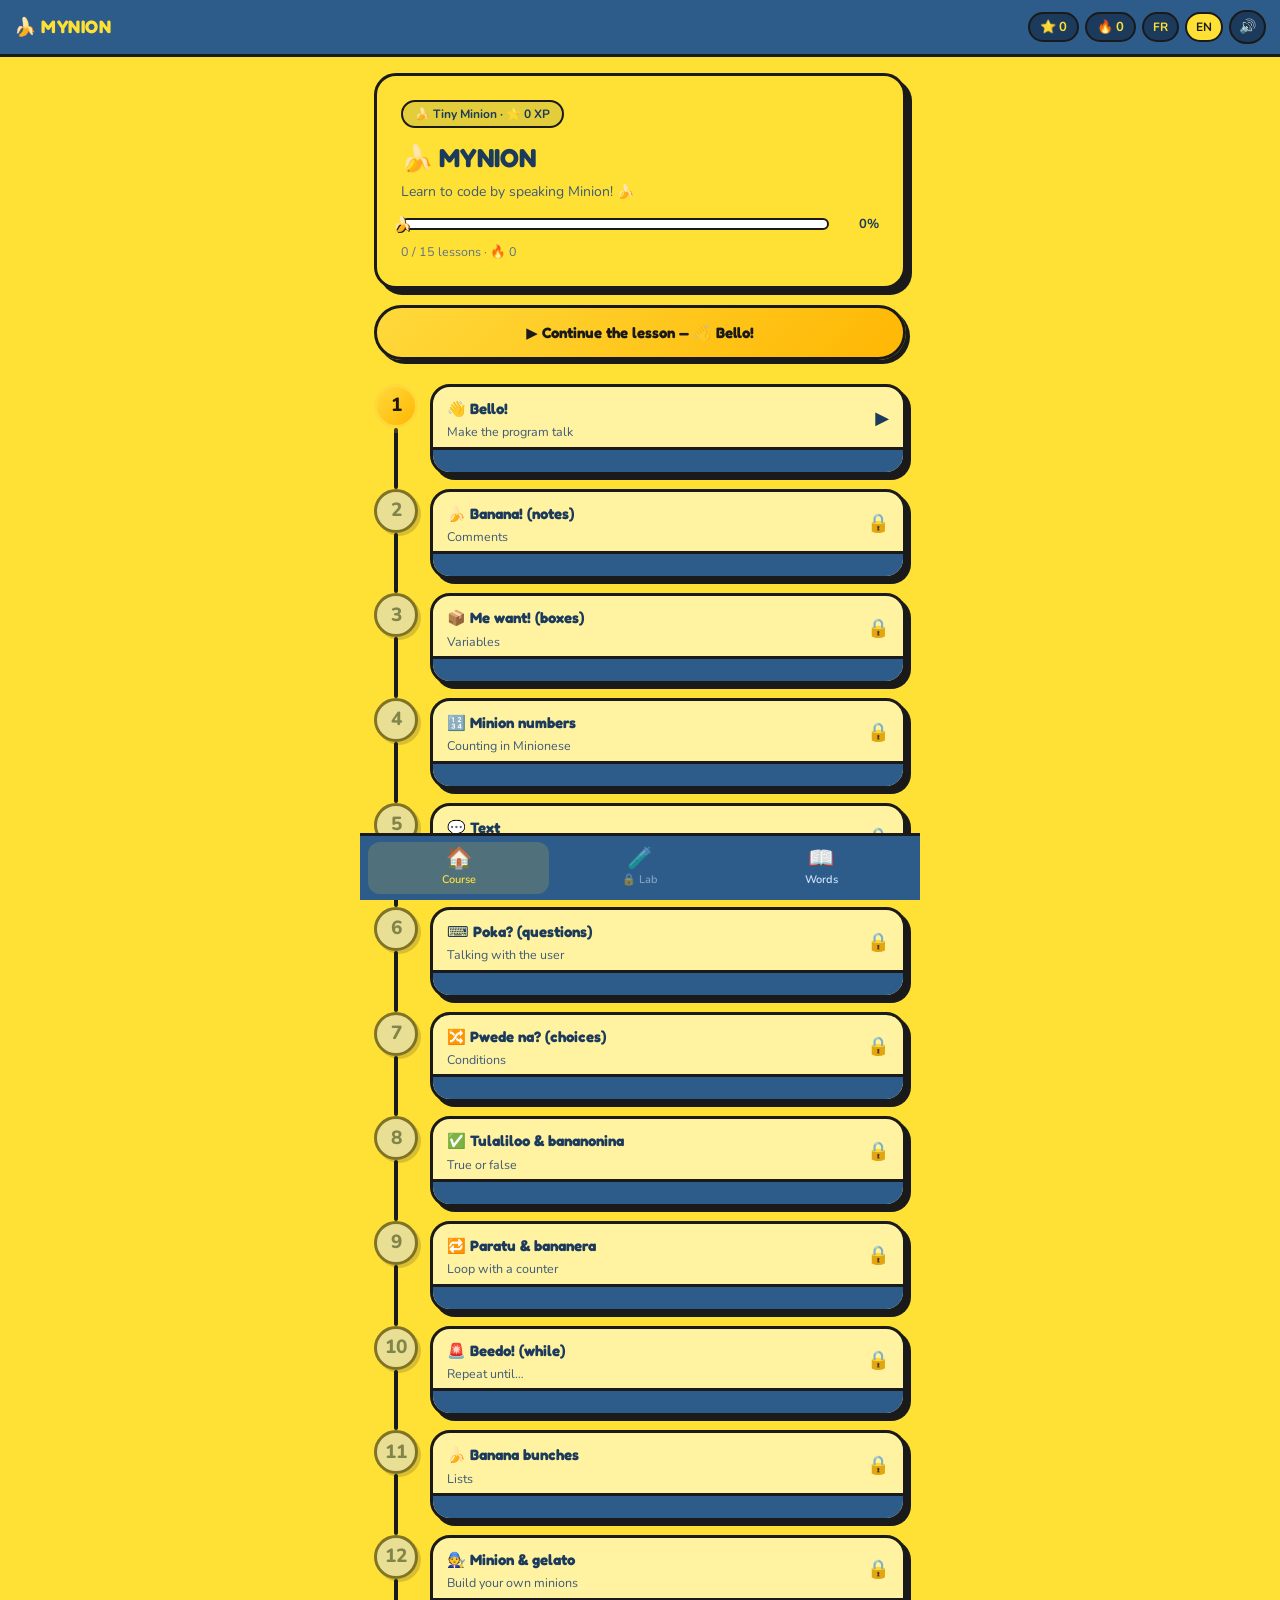
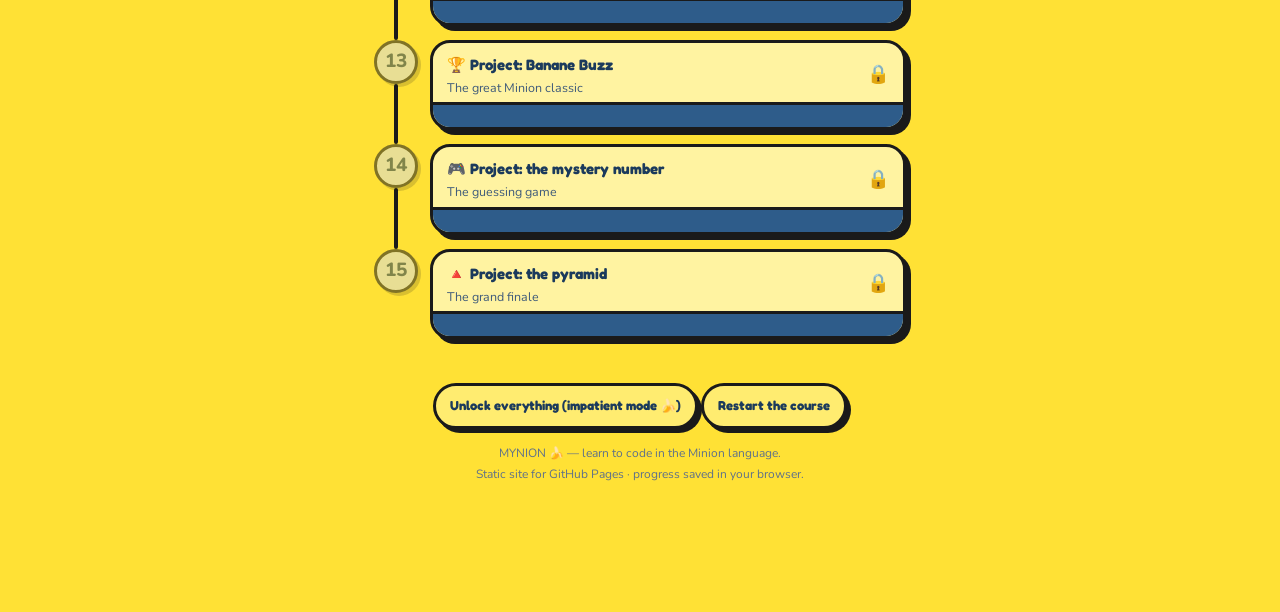
<file: index.html>
<!doctype html>
<html lang="fr">
<head>
<meta charset="utf-8">
<meta name="viewport" content="width=device-width, initial-scale=1, viewport-fit=cover">
<title>🍌 MYNION — apprends à coder en langage Minion !</title>
<meta name="description" content="Apprends à programmer avec MYNION, le langage des Minions qui devient du Python. Parcours interactif façon application mobile, en français et en anglais.">
<meta name="theme-color" content="#0e1118">
<link rel="icon" href="data:image/svg+xml,<svg xmlns='http://www.w3.org/2000/svg' viewBox='0 0 100 100'><text y='.9em' font-size='90'>🍌</text></svg>">
<link rel="preconnect" href="https://fonts.googleapis.com">
<link rel="preconnect" href="https://fonts.gstatic.com" crossorigin>
<link href="https://fonts.googleapis.com/css2?family=Fredoka:wght@500;600;700&family=Nunito:wght@400;700;800&family=Fira+Code:wght@400;500&display=swap" rel="stylesheet">
<meta property="og:type" content="website">
<meta property="og:title" content="MYNION — apprends à coder en langue Minion ! 🍌">
<meta property="og:description" content="Parcours interactif façon appli : 15 leçons, quiz, exercices, Labo et diplôme de la Banane d'Or. Le langage des Minions qui devient du Python.">
<meta property="og:image" content="og.png">
<meta name="twitter:card" content="summary_large_image">
<meta name="twitter:title" content="MYNION — apprends à coder en langue Minion ! 🍌">
<meta name="twitter:description" content="15 leçons interactives pour apprendre à coder en parlant Minion. Bilingue FR/EN.">
<meta name="twitter:image" content="og.png">

<style>
/* ══════════════ MYNION — styles façon app mobile ══════════════ */
:root{
  --fond:#ffe135; --carte:#fff3a1; --carte2:#ffec70; --bord:#1a1a1a;
  --texte:#1b3a5c; --doux:#3e5a7a; --tresdoux:#5f7189;
  --jaune:#ffd93b; --jaune2:#ffb703; --vert:#2f9e44; --rouge:#d9363e; --bleu:#2e5c8a;
  --rayon:20px; --mono:"Fira Code",ui-monospace,"SF Mono",Consolas,Menlo,"Courier New",monospace;
}
*{box-sizing:border-box;-webkit-tap-highlight-color:transparent;}
html{scroll-behavior:smooth;}
body{margin:0;background:var(--fond);color:var(--texte);
  font-family:system-ui,-apple-system,"Segoe UI",Roboto,"Helvetica Neue",sans-serif;
  font-size:16px;line-height:1.55;padding-bottom:86px;}
button{font:inherit;color:inherit;cursor:pointer;}
b{font-weight:700;}

/* ── barre du haut ── */
.barre{position:sticky;top:0;z-index:60;display:flex;justify-content:space-between;align-items:center;
  gap:8px;padding:10px 14px;background:rgba(14,17,24,.94);backdrop-filter:blur(10px);
  border-bottom:1px solid var(--bord);}
.logo{font-weight:800;font-size:18px;letter-spacing:.5px;white-space:nowrap;}
.logo b{color:var(--jaune);}
.outils{display:flex;align-items:center;gap:6px;}
.jeton{font-size:13px;color:var(--doux);background:var(--carte);border:1px solid var(--bord);
  border-radius:999px;padding:3px 10px;white-space:nowrap;}
.jeton b{color:var(--texte);}
.lang{background:var(--carte);border:1px solid var(--bord);border-radius:999px;padding:4px 9px;
  font-size:12px;font-weight:700;color:var(--doux);}
.lang.actif{background:var(--jaune);color:#1a1400;border-color:var(--jaune);}
.rond{background:var(--carte);border:1px solid var(--bord);border-radius:999px;padding:4px 8px;font-size:14px;}

/* ── structure ── */
#app{max-width:560px;margin:0 auto;padding:16px 14px 30px;}
.onglets{position:fixed;bottom:0;left:0;right:0;display:flex;justify-content:space-around;max-width:560px;
  margin:0 auto;background:rgba(23,28,38,.98);border-top:1px solid var(--bord);
  padding:6px 8px calc(6px + env(safe-area-inset-bottom));z-index:60;}
.onglets button{flex:1;background:none;border:none;color:var(--doux);font-size:11px;font-weight:600;
  display:flex;flex-direction:column;gap:2px;align-items:center;padding:6px 4px;border-radius:12px;}
.onglets button.actif{color:var(--jaune);background:rgba(255,217,59,.09);}
.onglets .ico{font-size:21px;line-height:1;}

/* ── cartes & boutons ── */
.carte{background:var(--carte);border:1px solid var(--bord);border-radius:var(--rayon);padding:16px;margin:0 0 14px;}
.btn{display:inline-flex;align-items:center;justify-content:center;gap:8px;border:none;border-radius:14px;
  padding:13px 20px;font-weight:700;font-size:15px;transition:transform .08s,filter .15s;}
.btn:active{transform:scale(.97);}
.btn-primaire{background:linear-gradient(135deg,var(--jaune),var(--jaune2));color:#221a00;width:100%;}
.btn-vert{background:linear-gradient(135deg,#7dd956,#4cbb35);color:#062100;width:100%;}
.btn-fantome{background:var(--carte2);color:var(--texte);border:1px solid var(--bord);}
.btn-mini{padding:8px 14px;font-size:13px;border-radius:11px;}
.btn:disabled{opacity:.45;cursor:default;}
.ligne-boutons{display:flex;gap:8px;flex-wrap:wrap;}
.ligne-boutons .btn{flex:1;min-width:120px;}

/* ── accueil ── */
.hero{background:linear-gradient(160deg,#232a3d,#171c26);border:1px solid var(--bord);
  border-radius:20px;padding:18px;margin:0 0 16px;}
.hero .slogan{font-size:14px;color:var(--doux);margin:2px 0 12px;}
.hero .titre-xl{font-size:22px;font-weight:800;margin:0;}
.progression{display:flex;align-items:center;gap:12px;}
.barre-prog{flex:1;height:10px;background:#0b0e14;border-radius:999px;overflow:hidden;border:1px solid var(--bord);}
.barre-prog>div{height:100%;background:linear-gradient(90deg,var(--jaune),var(--jaune2));border-radius:999px;
  transition:width .4s;}
.pct{font-size:13px;font-weight:700;color:var(--jaune);min-width:38px;text-align:right;}
.niveau-etiquette{display:inline-block;background:rgba(255,217,59,.12);color:var(--jaune);
  border-radius:999px;padding:3px 12px;font-size:12px;font-weight:700;margin-bottom:10px;}

.chemin{position:relative;margin-top:6px;}
.ch-item{display:flex;gap:12px;align-items:stretch;}
.ch-rail{display:flex;flex-direction:column;align-items:center;width:44px;flex-shrink:0;}
.ch-noeud{width:44px;height:44px;border-radius:50%;display:flex;align-items:center;justify-content:center;
  font-size:19px;font-weight:800;border:2px solid var(--bord);background:var(--carte);color:var(--doux);z-index:1;}
.ch-noeud.fait{background:linear-gradient(135deg,#2c5e22,#1d4017);border-color:#3f7a33;color:#b8f3a0;}
.ch-noeud.actuel{background:linear-gradient(135deg,var(--jaune),var(--jaune2));border-color:var(--jaune);
  color:#221a00;box-shadow:0 0 0 5px rgba(255,217,59,.18);animation:pulser 1.8s infinite;}
.ch-noeud.ferme{opacity:.55;}
@keyframes pulser{0%,100%{box-shadow:0 0 0 4px rgba(255,217,59,.15);}50%{box-shadow:0 0 0 9px rgba(255,217,59,.05);}}
.ch-tige{width:3px;flex:1;background:var(--bord);min-height:14px;border-radius:2px;}
.ch-tige.fait{background:#3f7a33;}
.ch-carte{flex:1;background:var(--carte);border:1px solid var(--bord);border-radius:14px;
  padding:10px 14px;margin-bottom:14px;display:flex;justify-content:space-between;align-items:center;gap:8px;}
.ch-carte h3{margin:0 0 2px;font-size:15px;}
.ch-carte .sous{font-size:12.5px;color:var(--doux);}
.ch-carte .statut{font-size:18px;}
.ch-carte.cliquable{cursor:pointer;}
.ch-carte.cliquable:active{transform:scale(.985);}

/* ── leçon ── */
.barre-lecon{display:flex;align-items:center;gap:10px;margin-bottom:14px;}
.barre-lecon .barre-prog{flex:1;}
.quitter{background:var(--carte);border:1px solid var(--bord);border-radius:999px;width:34px;height:34px;
  font-size:15px;flex-shrink:0;}
.compteur-etapes{font-size:12px;color:var(--doux);font-weight:700;}
.titre-lecon{font-size:20px;font-weight:800;margin:0 0 12px;display:flex;gap:10px;align-items:center;}
.texte-etape{font-size:15.5px;}
.texte-etape .mot-code{font-family:var(--mono);background:#12233c;border:1px solid #1a1a1a;
  border-radius:7px;padding:1px 7px;font-size:13.5px;color:#ffd93b;white-space:nowrap;}

.bloc{background:#0b0e14;border:1px solid var(--bord);border-radius:13px;padding:13px 14px;color:#eaf2ff;
  font-family:var(--mono);font-size:13.5px;line-height:1.65;overflow-x:auto;margin:12px 0;white-space:pre;}
.bloc .k{color:var(--jaune);font-weight:700;}
.bloc .b{color:#ffb46e;}
.bloc .s{color:#9ce07d;}
.bloc .n{color:#7fd8ff;}
.bloc .c{color:#6b7490;font-style:italic;}
.bloc .o{color:#ff9fc4;}
.bloc-sortie{background:#0d1420;border:1px dashed #2c3a55;color:#a9c7e8;border-radius:13px;
  padding:11px 14px;font-family:var(--mono);font-size:13.5px;white-space:pre-wrap;margin:4px 0 12px;}
.etiquette-sortie{font-size:11.5px;letter-spacing:.6px;text-transform:uppercase;color:var(--tresdoux);
  font-weight:700;margin:12px 0 4px;}

/* quiz / options */
.options{display:flex;flex-direction:column;gap:9px;margin-top:14px;}
.option{background:var(--carte2);border:2px solid var(--bord);border-radius:13px;padding:13px 15px;
  text-align:left;font-size:15px;transition:border-color .12s,background .12s;white-space:pre-wrap;}
.option:hover{border-color:#3d4763;}
.option.bonne{border-color:var(--vert);background:rgba(125,217,86,.13);}
.option.mauvaise{border-color:var(--rouge);background:rgba(255,93,108,.12);}
.option:disabled{cursor:default;}
.tuiles{display:flex;flex-wrap:wrap;gap:9px;margin-top:14px;}
.tuile{background:var(--carte2);border:2px solid var(--bord);border-radius:12px;padding:11px 16px;
  font-family:var(--mono);font-size:14.5px;}
.tuile.bonne{border-color:var(--vert);background:rgba(125,217,86,.13);}
.tuile.mauvaise{border-color:var(--rouge);background:rgba(255,93,108,.12);}
.trou{display:inline-block;min-width:70px;border:2px dashed var(--jaune);border-radius:8px;
  padding:0 10px;color:var(--jaune);font-weight:700;text-align:center;}
.code-a-trou{margin:0;}

/* exercice d'ordre */
.pioche,.empilement{display:flex;flex-direction:column;gap:8px;margin-top:12px;}
.ligne-ordre{background:var(--carte2);border:2px solid var(--bord);border-radius:11px;padding:10px 13px;
  font-family:var(--mono);font-size:13px;white-space:pre;text-align:left;}
.ligne-ordre.choisie{border-color:var(--jaune);background:rgba(255,217,59,.1);}
.empilement:empty::after{content:attr(data-vide);display:block;border:2px dashed var(--bord);
  border-radius:11px;padding:10px 13px;color:var(--tresdoux);font-size:13px;text-align:center;}
.num-ligne{color:var(--tresdoux);margin-right:8px;font-weight:700;}

/* rétroaction */
.retro{border-radius:14px;padding:13px 15px;margin:14px 0 0;font-size:14.5px;animation:pop .25s;}
.retro.bonne{background:rgba(125,217,86,.13);border:1px solid var(--vert);}
.retro.mauvaise{background:rgba(255,93,108,.12);border:1px solid var(--rouge);animation:secousse .35s;}
.retro .titre-retro{font-weight:800;margin-bottom:3px;}
.retro.bonne .titre-retro{color:var(--vert);}
.retro.mauvaise .titre-retro{color:var(--rouge);}
@keyframes pop{from{transform:scale(.96);opacity:.4;}to{transform:scale(1);opacity:1;}}
@keyframes secousse{0%,100%{transform:translateX(0);}20%{transform:translateX(-6px);}40%{transform:translateX(6px);}60%{transform:translateX(-4px);}80%{transform:translateX(4px);}}

/* éditeur */
.editeur-wrap{display:flex;background:#0b0e14;border:1px solid var(--bord);border-radius:13px;
  overflow:hidden;margin:10px 0;}
.numeros{padding:12px 0 12px 12px;text-align:right;color:var(--tresdoux);font-family:var(--mono);
  font-size:13.5px;line-height:1.65;user-select:none;overflow:hidden;min-width:34px;white-space:pre;}
.zone-editeur{position:relative;flex:1;}
.zone-editeur pre,.zone-editeur textarea{position:absolute;inset:0;margin:0;padding:12px 12px 12px 8px;
  font-family:var(--mono);font-size:13.5px;line-height:1.65;white-space:pre;overflow:auto;
  border:none;outline:none;background:transparent;tab-size:4;}
.zone-editeur pre{pointer-events:none;color:var(--texte);}
.zone-editeur textarea{color:transparent;caret-color:var(--jaune);resize:none;z-index:2;}

.console{background:#05070c;border:1px solid var(--bord);border-radius:13px;padding:12px 14px;color:#e8f1ff;
  font-family:var(--mono);font-size:13.5px;white-space:pre-wrap;word-break:break-word;min-height:52px;
  max-height:280px;overflow-y:auto;margin:10px 0 0;}
.console.vide{color:var(--tresdoux);font-style:italic;}
.console .err{color:var(--rouge);}

details.python-secret{margin-top:12px;background:var(--carte);border:1px solid var(--bord);border-radius:13px;}
details.python-secret summary{cursor:pointer;padding:11px 14px;font-size:13.5px;font-weight:700;color:var(--bleu);}
details.python-secret .bloc{margin:0 12px 12px;}

details.entree-bloc{margin-top:10px;background:var(--carte);border:1px solid var(--bord);border-radius:13px;}
details.entree-bloc summary{cursor:pointer;padding:10px 14px;font-size:13.5px;font-weight:700;color:var(--doux);}
.entree-zone{padding:0 12px 12px;}
textarea.champ{width:100%;min-height:70px;background:#0b0e14;border:1px solid var(--bord);border-radius:11px;
  color:var(--texte);font-family:var(--mono);font-size:14px;padding:10px;resize:vertical;}
.aide-entree{font-size:12px;color:var(--tresdoux);margin:6px 2px 8px;}

/* labo */
.select-exemples{width:100%;background:var(--carte2);color:var(--texte);border:1px solid var(--bord);
  border-radius:12px;padding:11px 12px;font-size:14px;margin-bottom:4px;}
.mini-note{font-size:12.5px;color:var(--tresdoux);margin:8px 2px;}

/* dictionnaire */
.recherche{width:100%;background:var(--carte2);border:1px solid var(--bord);border-radius:12px;
  color:var(--texte);font-size:15px;padding:11px 14px;margin-bottom:12px;}
.table-dico{width:100%;border-collapse:collapse;font-size:13.5px;}
.table-dico th{text-align:left;color:var(--tresdoux);font-size:11px;letter-spacing:.6px;
  text-transform:uppercase;padding:6px 8px;border-bottom:1px solid var(--bord);}
.table-dico td{padding:9px 8px;border-bottom:1px solid #202738;vertical-align:top;}
.table-dico code{font-family:var(--mono);background:#0b0e14;border:1px solid var(--bord);border-radius:6px;
  padding:1px 6px;font-size:12.5px;white-space:nowrap;}
.table-dico .mm{color:var(--jaune);font-weight:700;}
.table-dico .pp{color:#7fd8ff;}
.table-wrap{overflow-x:auto;margin:0 -16px;padding:0 16px;}

/* célébration */
.ecran-fete{text-align:center;padding:34px 10px 20px;}
.ecran-fete .gros{font-size:64px;animation:rebond .7s;}
.ecran-fete h2{margin:12px 0 6px;font-size:22px;}
.ecran-fete .xp-gagnee{color:var(--jaune);font-weight:800;font-size:17px;margin-bottom:16px;}
@keyframes rebond{0%{transform:scale(.3);}55%{transform:scale(1.25);}100%{transform:scale(1);}}
.confetti{position:fixed;top:-40px;font-size:24px;z-index:99;pointer-events:none;animation:tomber 2.2s ease-in forwards;}
@keyframes tomber{to{transform:translateY(115vh) rotate(720deg);opacity:.7;}}

/* diplôme & partage */
.diplome{text-align:center;padding:26px 18px;}
.diplome .gros{font-size:60px;animation:rebond .7s;}
.diplome h2{margin:10px 0 8px;font-size:21px;}
.champ-nom{width:100%;max-width:340px;background:var(--carte2);border:2px dashed var(--bord);border-radius:12px;
  color:var(--texte);font-size:16px;padding:11px 14px;margin:6px auto 10px;display:block;text-align:center;}
.champ-nom:focus{outline:none;border-color:var(--jaune);}
.diplome-etiquette{font-size:20px;font-weight:800;color:var(--jaune);min-height:28px;font-style:italic;}
.etiquette-partage{font-size:12.5px;color:var(--doux);font-weight:700;margin:16px 0 8px;letter-spacing:.4px;}
.partage{display:grid;grid-template-columns:1fr 1fr;gap:9px;max-width:420px;margin:0 auto;}
.btn-partage{display:flex;align-items:center;justify-content:center;gap:7px;border:none;border-radius:12px;
  padding:12px 10px;font-size:13.5px;font-weight:700;color:#fff;transition:transform .08s,filter .15s;}
.btn-partage b{font-family:Georgia,serif;font-size:15px;}
.btn-partage.pli{background:#0a66c2;}
.btn-partage.pfb{background:#1877f2;}
.btn-partage.pxx{background:#14171a;}
.btn-partage.pcp{background:var(--carte2);border:1px solid var(--bord);color:var(--texte);}
.btn-partage:active{transform:scale(.97);}

/* toast & divers */
.toast{position:fixed;bottom:96px;left:50%;transform:translateX(-50%);background:#252c3d;color:var(--texte);
  border:1px solid var(--bord);border-radius:999px;padding:10px 18px;font-size:13.5px;z-index:99;
  animation:pop .25s;box-shadow:0 8px 30px rgba(0,0,0,.45);max-width:86vw;text-align:center;}
.pied{color:var(--tresdoux);font-size:12px;text-align:center;margin-top:22px;line-height:1.8;}
.pied a{color:var(--doux);}
a.lien{color:var(--bleu);}
hr.sep{border:none;border-top:1px solid var(--bord);margin:16px 0;}
.champ-info{font-size:13px;color:var(--doux);background:var(--carte2);border-radius:11px;padding:9px 12px;margin:10px 0;}
.gagne{color:var(--jaune);font-weight:800;}

@media (min-width:640px){
  body{padding-bottom:96px;}
  .hero{padding:24px;}
  .hero .titre-xl{font-size:26px;}
}

/* ═══════════════ 🍌 BANANA POP — le design MYNION ═══════════════
   Tout jaune, salopette denim, contours cartoon noirs, boutons pilules. */
body{font-family:"Nunito",system-ui,-apple-system,"Segoe UI",Roboto,sans-serif;}
h1,h2,h3,.logo,.btn{font-family:"Fredoka","Baloo 2","Trebuchet MS",system-ui,sans-serif;}

/* barre du haut = salopette denim */
.barre{background:#2e5c8a;border-bottom:3px solid #1a1a1a;}
.logo{color:#fff;}
.logo b{color:#ffe135;}
.jeton{background:#1b3a5c;border:2px solid #1a1a1a;color:#cfe3ff;}
.jeton b{color:#ffe135;}
.lang,.rond{background:#1b3a5c;border:2px solid #1a1a1a;color:#ffe135;}
.lang.actif{background:#ffe135;color:#1a1a1a;border-color:#1a1a1a;}

/* menu du bas */
.onglets{background:#2e5c8a;border-top:3px solid #1a1a1a;}
.onglets button{color:#cfe3ff;}
.onglets button.actif{color:#ffe135;background:rgba(255,225,53,.16);}
.onglets button.verrouille{opacity:.5;}

/* cartes façon stickers */
.carte{border:3px solid #1a1a1a;box-shadow:5px 5px 0 #1a1a1a;border-radius:22px;}
.hero{background:#ffe135;border:3px solid #1a1a1a;box-shadow:6px 6px 0 #1a1a1a;border-radius:22px;}
.pct,.niveau-etiquette,.gagne,.xp-gagnee,.diplome-etiquette{color:#1b3a5c;}
.niveau-etiquette{background:rgba(27,58,92,.12);border:2px solid #1a1a1a;}

/* progression : la banane avance avec toi 🍌 */
.barre-prog{background:#fff;border:2px solid #1a1a1a;height:12px;overflow:visible;}
.barre-prog>div{position:relative;}
.barre-prog>div::after{content:"🍌";position:absolute;right:-9px;top:50%;
  transform:translateY(-50%);font-size:15px;line-height:1;filter:drop-shadow(1px 1px 0 #1a1a1a);}

/* boutons pilules cartoon */
.btn{border-radius:50px;border:3px solid #1a1a1a;box-shadow:4px 4px 0 #1a1a1a;
  transition:transform .12s,box-shadow .12s;}
.btn-primaire{color:#1a1a1a;}
.btn:not(:disabled):hover{transform:translate(-2px,-2px) scale(1.02);box-shadow:6px 6px 0 #1a1a1a;}
.btn:not(:disabled):active{transform:translate(2px,2px);box-shadow:1px 1px 0 #1a1a1a;}

/* nœuds du parcours = lentilles de lunettes 🥽 */
.ch-noeud{background:#d7dde3;border:3px solid #1a1a1a;color:#1b3a5c;box-shadow:3px 3px 0 rgba(26,26,26,.3);}
.ch-tige{background:#1a1a1a;width:4px;}

/* cartes leçon = mini-Minions (salopette en bas) */
.ch-carte{border:3px solid #1a1a1a;box-shadow:5px 5px 0 #1a1a1a;border-radius:20px;
  padding-bottom:30px;position:relative;overflow:hidden;}
.ch-carte::after{content:"";position:absolute;left:0;right:0;bottom:0;height:22px;
  background:#2e5c8a;border-top:3px solid #1a1a1a;}
.ch-carte>div{position:relative;z-index:1;}

/* zones de code : nuit denim (lisibilité) */
.bloc,.console,.editeur-wrap,.bloc-sortie{background:#12233c;border-color:#1a1a1a;}
.bloc-sortie{color:#bcd6ff;}
.zone-editeur pre{color:#eaf2ff;}
.console.vide{color:#9db4d8;}
.numeros{color:#8ba3c7;}
textarea.champ,.recherche,.select-exemples{background:#fff;border:2px solid #1a1a1a;color:#1b3a5c;}

/* quiz, réponses, rétros */
.option,.tuile,.ligne-ordre,.quitter{border-color:#1a1a1a;}
.option.bonne,.tuile.bonne{background:#b7f0c0;}
.option.mauvaise,.tuile.mauvaise{background:#ffc9cd;}
.ligne-ordre.choisie{background:#fff;}
.retro{border:2px solid #1a1a1a;box-shadow:3px 3px 0 rgba(26,26,26,.25);}
.retro.bonne{background:rgba(47,158,68,.15);}
.retro.mauvaise{background:rgba(217,54,62,.12);}

/* toast & divers */
.toast{background:#1b3a5c;color:#ffe135;border:2px solid #1a1a1a;box-shadow:4px 4px 0 #1a1a1a;}
.btn-partage.pcp{background:#1b3a5c;color:#ffe135;border-color:#1a1a1a;}
.ecran-fete .gros{filter:drop-shadow(3px 3px 0 rgba(26,26,26,.35));}
</style>
</head>
<body>
<header class="barre">
  <div class="logo">🍌 <b>MYNION</b></div>
  <div class="outils">
    <span class="jeton" id="jeton-xp">⭐ <b>0</b></span>
    <span class="jeton" id="jeton-serie">🔥 <b>0</b></span>
    <button class="lang" data-action="lang:fr">FR</button>
    <button class="lang" data-action="lang:en">EN</button>
    <button class="rond" data-action="son" id="btn-son">🔊</button>
  </div>
</header>
<main id="app"></main>
<nav class="onglets" id="onglets">
  <button data-action="nav:parcours" data-nav="parcours"><span class="ico">🏠</span><span class="lbl">Parcours</span></button>
  <button data-action="nav:labo" data-nav="labo"><span class="ico">🧪</span><span class="lbl">Labo</span></button>
  <button data-action="nav:dico" data-nav="dico"><span class="ico">📖</span><span class="lbl">Dico</span></button>
</nav>
<script>
/* ═══════════════════════════════════════════════════════════════════════════
   🍌 NOYAU MYNION (JavaScript) — lexer, analyseur, interpréteur,
   transpileur (→ Python) et coloration syntaxique.
   S'exécute à 100 % dans le navigateur : aucun serveur nécessaire.
   ═══════════════════════════════════════════════════════════════════════════ */
"use strict";

/* ── Dictionnaires partagés ─────────────────────────────────────────────── */
const MOTS_STRUCTURE = {
  pwede: "if", simikaru: "elif", nononio: "else",
  paratu: "for", dan: "in", beedo: "while",
  stupa: "break", bananos: "continue",
  minion: "def", gelato: "return", recrute: "import",
  tiamo: "and", oula: "or", nabanana: "not",
  tulaliloo: "True", bananonina: "False",
  bello: "print", poka: "input", bananera: "range",
  muchos: "len", hanadulsae: "int", blabla: "str",
  mewant: "=",
};
const MOTS_NOMBRES = {
  gong: 0, hana: 1, dul: 2, sae: 3, net: 4, daseot: 5,
  yeoseot: 6, ilgop: 7, yeodeol: 8, ahop: 9, yeol: 10,
};
const MOTS_COMMENTAIRE = ["banana", "bananana", "poopaye"];
const MOTS_INBUILT = ["pousse", "surprise"];

/* ═══════════════════ 1. LEXER ═══════════════════ */
function estLettreNom(c) {
  return /[A-Za-z_\u00C0-\u024F]/.test(c);
}
function estCharNom(c) {
  return /[A-Za-z0-9_\u00C0-\u024F]/.test(c);
}
function motA(s, k) {
  let j = k;
  while (j < s.length && estCharNom(s[j])) j++;
  return s.slice(k, j).toLowerCase();
}

class ErreurMynion extends Error {
  constructor(message, ligne) {
    super(message);
    this.ligne = ligne;
    this.mynion = true;
  }
}

function lexique(src) {
  const T = [];
  let i = 0, ligne = 1;
  const n = src.length;
  const pile = [0];
  let debutLigne = true;
  let prof = 0; // profondeur ( [ — pas d'indentation dans les continuations

  function aj(type, val) { T.push({ type, val, ligne }); }
  function traiterIndente(indent) {
    const haut = pile[pile.length - 1];
    if (indent > haut) { pile.push(indent); aj("INDENT"); }
    else if (indent < haut) {
      while (pile[pile.length - 1] > indent) { pile.pop(); aj("DEDENT"); }
      if (pile[pile.length - 1] !== indent) throw new ErreurMynion("Les bananes sont mal alignées ! Chaque bloc doit être indenté de 4 espaces, toujours pareil.", ligne);
    }
  }

  while (i < n) {
    const c = src[i];

    /* fin de ligne */
    if (c === "\n") {
      if (prof === 0 && T.length && T[T.length - 1].type !== "NL" && T[T.length - 1].type !== "INDENT" && T[T.length - 1].type !== "DEDENT") aj("NL");
      ligne++; i++; debutLigne = true;
      continue;
    }

    /* indentation en début de ligne (même si la ligne ne commence pas par une espace !) */
    if (debutLigne) {
      if (c === " " || c === "\t") {
        let indent = 0;
        while (i < n && (src[i] === " " || src[i] === "\t")) { indent += (src[i] === "\t") ? 4 : 1; i++; }
        const resteVide = (i >= n || src[i] === "\n" || src[i] === "#" || MOTS_COMMENTAIRE.includes(motA(src, i)));
        if (!resteVide && prof === 0) traiterIndente(indent);
        debutLigne = false;
        continue;
      }
      if (c !== "#") {
        /* la ligne commence directement par du code → indentation 0 */
        if (prof === 0 && !MOTS_COMMENTAIRE.includes(motA(src, i))) traiterIndente(0);
        debutLigne = false;
      }
    }

    if (c === " " || c === "\t") { i++; continue; }
    debutLigne = false;

    /* commentaire # du Python (accepté) */
    if (c === "#") { while (i < n && src[i] !== "\n") i++; continue; }

    /* chaîne de caractères */
    if (c === '"' || c === "'") {
      let j = i + 1, s = "";
      while (j < n && src[j] !== c && src[j] !== "\n") {
        if (src[j] === "\\") {
          const d = src[j + 1];
          if (d === "n") s += "\n";
          else if (d === "t") s += "\t";
          else if (d === "\\") s += "\\";
          else if (d === '"') s += '"';
          else if (d === "'") s += "'";
          else s += d === undefined ? "" : d;
          j += 2;
        } else { s += src[j]; j++; }
      }
      if (j >= n || src[j] === "\n") throw new ErreurMynion("Guillemet non fermé — il manque un \" quelque part sur cette ligne.", ligne);
      aj("CHAINE", s);
      i = j + 1;
      continue;
    }

    /* nom / mot-clé */
    if (estLettreNom(c)) {
      let j = i;
      while (j < n && estCharNom(src[j])) j++;
      const bas = src.slice(i, j).toLowerCase();

      /* « me want » → affectation */
      if (bas === "me") {
        let k = j;
        while (k < n && (src[k] === " " || src[k] === "\t")) k++;
        if (src.slice(k, k + 4).toLowerCase() === "want" && (k + 4 >= n || !estCharNom(src[k + 4]))) {
          aj("AFFECT", "=");
          i = k + 4;
          continue;
        }
      }
      if (bas === "mewant") { aj("AFFECT", "="); i = j; continue; }

      /* commentaire banana */
      if (MOTS_COMMENTAIRE.includes(bas)) { while (i < n && src[i] !== "\n") i++; continue; }

      /* f-string → pas (encore) supporté */
      if ((bas === "f" || bas === "rf" || bas === "fr") && (src[j] === '"' || src[j] === "'")) {
        throw new ErreurMynion("Le Labo ne gère pas encore les f-strings — colle avec + et convertis avec blabla().", ligne);
      }

      /* nombre minion */
      if (bas in MOTS_NOMBRES) { aj("NOMBRE", MOTS_NOMBRES[bas]); i = j; continue; }

      aj("NOM", src.slice(i, j));
      i = j;
      continue;
    }

    /* nombre */
    if (c >= "0" && c <= "9") {
      let j = i;
      while (j < n && ((src[j] >= "0" && src[j] <= "9") || src[j] === ".")) j++;
      aj("NOMBRE", parseFloat(src.slice(i, j)));
      i = j;
      continue;
    }

    /* opérateurs */
    const deux = src.substr(i, 2);
    if (deux === "**" || deux === "//" || deux === "==" || deux === "!=" || deux === "<=" || deux === ">=") {
      aj("OP", deux); i += 2; continue;
    }
    if ("+-*/%<>=()[]{},:.".includes(c)) {
      if (c === "(" || c === "[") prof++;
      if (c === ")" || c === "]") prof = Math.max(0, prof - 1);
      aj("OP", c); i++;
      continue;
    }
    if (c === "!") throw new ErreurMynion("Le « ! » tout seul n'existe pas : la différence, c'est « != ».", ligne);
    if (c === ";") throw new ErreurMynion("Un Mynion n'écrit qu'une instruction par ligne — pas de « ; ».", ligne);
    throw new ErreurMynion("Caractère inconnu : « " + c + " »", ligne);
  }
  if (T.length && T[T.length - 1].type !== "NL") aj("NL");
  while (pile.length > 1) { pile.pop(); aj("DEDENT"); }
  aj("FIN");
  return T;
}

/* ═══════════════════ 2. ANALYSEUR (parser) ═══════════════════ */
function analyser(T) {
  let p = 0;
  const voir = () => T[p];
  function estOP(v) { const t = T[p]; return t.type === "OP" && t.val === v; }
  function estMot(v) { const t = T[p]; return t.type === "NOM" && t.val.toLowerCase() === v; }
  function estAffect() { const t = T[p]; return t.type === "AFFECT" || (t.type === "OP" && t.val === "="); }
  function av() { return T[p++]; }
  function attendreOP(v) {
    if (!estOP(v)) throw new ErreurMynion("Il manque « " + v + " » ici (regard : " + (T[p].val ?? "") + ").", T[p].ligne);
    av();
  }
  function attendreMot(v, autre) {
    if (!estMot(v) && !(autre && estMot(autre))) {
      throw new ErreurMynion("Je m'attendais à « " + v + " » ici.", T[p].ligne);
    }
    av();
  }

  function programme() {
    const instrs = [];
    while (voir().type !== "FIN") {
      if (voir().type === "NL") { av(); continue; }
      instrs.push(instruction());
    }
    return { t: "bloc", instrs };
  }

  function bloc() {
    if (voir().type === "NL") {
      av();
      if (voir().type !== "INDENT") throw new ErreurMynion("Bloc vide — indente la ligne suivante de 4 espaces (l'échelle à bananes !).", voir().ligne);
      av();
      const instrs = [];
      while (voir().type !== "DEDENT" && voir().type !== "FIN") {
        if (voir().type === "NL") { av(); continue; }
        instrs.push(instruction());
      }
      if (voir().type === "DEDENT") av();
      return { t: "bloc", instrs };
    }
    return { t: "bloc", instrs: [instruction()] };
  }

  function instruction() {
    const t = voir();
    if (t.type === "NOM") {
      const bas = t.val.toLowerCase();
      if (bas === "pwede") return instructionSi();
      if (bas === "paratu") return instructionPour();
      if (bas === "beedo") return instructionTantque();
      if (bas === "minion") return instructionMinion();
      if (bas === "gelato") {
        av();
        const fin = voir().type === "NL" || voir().type === "FIN" || voir().type === "DEDENT";
        return { t: "gelato", valeur: fin ? null : expression(), ligne: t.ligne };
      }
      if (bas === "stupa") { av(); return { t: "stupa", ligne: t.ligne }; }
      if (bas === "bananos") { av(); return { t: "bananos", ligne: t.ligne }; }
      if (bas === "recrute") throw new ErreurMynion("Le Labo n'a pas besoin de recruter de module — surprise() est déjà dans le repaire !", t.ligne);
    }
    /* affectation ou expression */
    if (t.type === "NOM") {
      const sauve = p;
      const nom = av().val;
      if (estAffect()) { av(); return { t: "affect", nom, valeur: expression(), ligne: t.ligne }; }
      if (estOP("[")) {
        av();
        const idx = expression();
        attendreOP("]");
        if (estAffect()) { av(); return { t: "affectIndex", nom, idx, valeur: expression(), ligne: t.ligne }; }
        p = sauve;
      } else {
        p = sauve;
      }
    }
    if (estAffect()) throw new ErreurMynion("Une affectation commence par le nom de la boîte : nom me want valeur.", t.ligne);
    return { t: "expr", valeur: expression(), ligne: t.ligne };
  }

  function instructionSi() {
    const ligne = voir().ligne;
    attendreMot("pwede");
    const branches = [];
    const cond = expression();
    attendreOP(":");
    branches.push({ cond, bloc: bloc() });
    let sinon = null;
    while (true) {
      if (estMot("simikaru")) {
        av();
        const c2 = expression();
        attendreOP(":");
        branches.push({ cond: c2, bloc: bloc() });
        continue;
      }
      if (estMot("nononio")) {
        av();
        attendreOP(":");
        sinon = bloc();
        break;
      }
      break;
    }
    return { t: "si", branches, sinon, ligne };
  }

  function instructionPour() {
    const ligne = voir().ligne;
    attendreMot("paratu");
    if (voir().type !== "NOM") throw new ErreurMynion("Il faut un nom de variable après paratu.", voir().ligne);
    const nom = av().val;
    attendreMot("dan", "in");
    const it = expression();
    attendreOP(":");
    return { t: "pour", nom, it, corps: bloc(), ligne };
  }

  function instructionTantque() {
    const ligne = voir().ligne;
    attendreMot("beedo");
    const cond = expression();
    attendreOP(":");
    return { t: "tantque", cond, corps: bloc(), ligne };
  }

  function instructionMinion() {
    const ligne = voir().ligne;
    attendreMot("minion");
    if (voir().type !== "NOM") throw new ErreurMynion("Il faut un nom de minion après minion (ex : minion saluer(nom) :).", voir().ligne);
    const nom = av().val;
    attendreOP("(");
    const params = [];
    if (!estOP(")")) {
      if (voir().type !== "NOM") throw new ErreurMynion("Nom de paramètre invalide.", voir().ligne);
      params.push(av().val);
      while (estOP(",")) { av(); if (voir().type !== "NOM") throw new ErreurMynion("Nom de paramètre invalide.", voir().ligne); params.push(av().val); }
    }
    attendreOP(")");
    attendreOP(":");
    return { t: "minion", nom, params, corps: bloc(), ligne };
  }

  /* ── expressions (précédence croissante) ── */
  function expression() { return exprOu(); }
  function exprOu() {
    let g = exprEt();
    while (estMot("oula")) { av(); const d = exprEt(); g = { t: "bin", op: "oula", g, d }; }
    return g;
  }
  function exprEt() {
    let g = exprNon();
    while (estMot("tiamo")) { av(); const d = exprNon(); g = { t: "bin", op: "tiamo", g, d }; }
    return g;
  }
  function exprNon() {
    if (estMot("nabanana")) { av(); return { t: "non", e: exprNon() }; }
    return comparaison();
  }
  function comparaison() {
    let g = arith();
    const OPS = ["==", "!=", "<", "<=", ">", ">="];
    while (voir().type === "OP" && OPS.includes(voir().val)) {
      const op = av().val;
      g = { t: "bin", op, g, d: arith() };
    }
    return g;
  }
  function arith() {
    let g = terme();
    while (estOP("+") || estOP("-")) { const op = av().val; g = { t: "bin", op, g, d: terme() }; }
    return g;
  }
  function terme() {
    let g = unaire();
    while (estOP("*") || estOP("/") || estOP("//") || estOP("%")) { const op = av().val; g = { t: "bin", op, g, d: unaire() }; }
    return g;
  }
  function unaire() {
    if (estOP("-")) { av(); return { t: "neg", e: unaire() }; }
    if (estOP("+")) { av(); return unaire(); }
    return puissance();
  }
  function puissance() {
    const b = postfixe();
    if (estOP("**")) { av(); return { t: "bin", op: "**", g: b, d: unaire() }; }
    return b;
  }
  function postfixe() {
    let e = atome();
    while (true) {
      if (estOP("[")) { av(); const idx = expression(); attendreOP("]"); e = { t: "index", e, idx }; continue; }
      if (estOP(".")) {
        av();
        if (voir().type !== "NOM") throw new ErreurMynion("Il faut un nom de méthode après le point.", voir().ligne);
        const m = av().val;
        let args = [];
        if (estOP("(")) { av(); args = listeArgs(); }
        e = { t: "methode", e, nom: m, args };
        continue;
      }
      break;
    }
    return e;
  }
  function listeArgs() {
    const args = [];
    if (!estOP(")")) {
      args.push(expression());
      while (estOP(",")) { av(); args.push(expression()); }
    }
    attendreOP(")");
    return args;
  }
  function atome() {
    const t = voir();
    if (t.type === "NOMBRE" || t.type === "CHAINE") { av(); return { t: "const", val: t.val }; }
    if (t.type === "NOM") {
      const bas = t.val.toLowerCase();
      if (bas === "tulaliloo") { av(); return { t: "const", val: true }; }
      if (bas === "bananonina") { av(); return { t: "const", val: false }; }
      if (MOTS_STRUCTURE[bas] && bas !== "bello" && bas !== "poka" && bas !== "bananera" && bas !== "muchos" && bas !== "hanadulsae" && bas !== "blabla" && bas !== "mewant") {
        throw new ErreurMynion("« " + t.val + " » est un mot-clé, il ne peut pas être utilisé comme valeur ici.", t.ligne);
      }
      av();
      if (estOP("(")) { av(); return { t: "appel", nom: t.val, args: listeArgs(), ligne: t.ligne }; }
      return { t: "var", nom: t.val };
    }
    if (estOP("(")) { av(); const e = expression(); attendreOP(")"); return e; }
    if (estOP("[")) {
      av();
      const items = [];
      if (!estOP("]")) {
        items.push(expression());
        while (estOP(",")) { av(); items.push(expression()); }
      }
      attendreOP("]");
      return { t: "liste", items };
    }
    if (t.type === "NL" || t.type === "FIN" || t.type === "DEDENT") {
      throw new ErreurMynion("Expression incomplète — il manque quelque chose à la fin de la ligne.", t.ligne);
    }
    throw new ErreurMynion("Je ne comprends pas « " + t.val + " » dans cette expression.", t.ligne);
  }

  const ast = programme();
  if (voir().type !== "FIN") throw new ErreurMynion("Il y a quelque chose en trop à la fin du programme ici.", voir().ligne);
  return ast;
}

/* ═══════════════════ 3. INTERPRÉTEUR ═══════════════════ */
function creerEnv(parent) { return { vars: new Map(), parent }; }
function chercherEnv(env, nom) {
  let e = env;
  while (e) { if (e.vars.has(nom)) return e; e = e.parent; }
  return null;
}
function verite(v) {
  if (typeof v === "boolean") return v;
  if (typeof v === "number") return v !== 0;
  if (typeof v === "string") return v.length > 0;
  if (Array.isArray(v)) return v.length > 0;
  return false;
}
function egal(a, b) {
  if (Array.isArray(a) && Array.isArray(b)) {
    if (a.length !== b.length) return false;
    for (let k = 0; k < a.length; k++) { if (!egal(a[k], b[k])) return false; }
    return true;
  }
  if (typeof a === "boolean" || typeof b === "boolean") {
    return a === b;
  }
  return a === b;
}
function repr(v) {
  if (typeof v === "string") {
    const q = (v.includes("'") && !v.includes('"')) ? '"' : "'";
    return q + v + q;
  }
  return versTexte(v);
}
function versTexte(v) {
  if (typeof v === "boolean") return v ? "True" : "False";
  if (typeof v === "number") return String(v);
  if (typeof v === "string") return v;
  if (Array.isArray(v)) return "[" + v.map(repr).join(", ") + "]";
  if (v === null || v === undefined) return "None";
  return String(v);
}
function nombreEntier(v, ligne, qui) {
  if (typeof v === "number" && Number.isInteger(v)) return v;
  if (typeof v === "number") return Math.trunc(v);
  throw new ErreurMynion(qui + " attend un nombre entier.", ligne);
}

const Mynion = (function () {

  function executer(src, options) {
    options = options || {};
    const entreeBrute = options.entree || "";
    const file = entreeBrute === "" ? [] : entreeBrute.replace(/\n+$/, "").split("\n");
    const ctx = { sortie: "", file, pas: 0, MAX_PAS: 250000 };
    const globalEnv = creerEnv(null);

    let ast;
    try {
      ast = analyser(lexique(src));
    } catch (e) {
      return { sortie: ctx.sortie, erreur: { message: e.message, ligne: e.ligne } };
    }
    try {
      execBloc(ast, globalEnv, ctx);
      return { sortie: ctx.sortie };
    } catch (e) {
      if (e && e.signal === "gelato") {
        return { sortie: ctx.sortie, erreur: { message: "Un gelato en dehors d'un minion ? Chaque glace a sa place !", ligne: e.ligne } };
      }
      if (e && e.signal === "stupa") {
        return { sortie: ctx.sortie, erreur: { message: "Stupa (stop) en dehors d'une boucle beedo/paratu !", ligne: e.ligne } };
      }
      if (e && e.signal === "bananos") {
        return { sortie: ctx.sortie, erreur: { message: "Bananos (continue) en dehors d'une boucle !", ligne: e.ligne } };
      }
      return { sortie: ctx.sortie, erreur: { message: e.mynion ? e.message : "Erreur interne du Labo : " + e.message, ligne: e.ligne } };
    }
  }

  function budget(ctx, ligne) {
    if (++ctx.pas > ctx.MAX_PAS) {
      throw new ErreurMynion("Le programme travaille trop longtemps… boucle beedo infinie ? Vérifie qu'elle s'arrête un jour (stupa !).", ligne);
    }
  }

  function execBloc(bloc, env, ctx) {
    for (const instr of bloc.instrs) execInstr(instr, env, ctx);
  }

  function execInstr(instr, env, ctx) {
    budget(ctx, instr.ligne);
    switch (instr.t) {
      case "affect":
        env.vars.set(instr.nom, evalExpr(instr.valeur, env, ctx));
        return;
      case "affectIndex": {
        const cible = evalExpr({ t: "var", nom: instr.nom }, env, ctx);
        const idx = evalExpr(instr.idx, env, ctx);
        const val = evalExpr(instr.valeur, env, ctx);
        if (!Array.isArray(cible)) throw new ErreurMynion("Seuls les régimes (listes) acceptent un remplacement par indice.", instr.ligne);
        const i2 = nombreEntier(idx, instr.ligne, "L'indice");
        if (i2 < 0 || i2 >= cible.length) throw new ErreurMynion("Tu cherches une banane absente du régime ! (indice " + i2 + " sur une liste de " + cible.length + ")", instr.ligne);
        cible[i2] = val;
        return;
      }
      case "si": {
        for (const br of instr.branches) {
          if (verite(evalExpr(br.cond, env, ctx))) { execBloc(br.bloc, env, ctx); return; }
        }
        if (instr.sinon) execBloc(instr.sinon, env, ctx);
        return;
      }
      case "pour": {
        const it = evalExpr(instr.it, env, ctx);
        if (!Array.isArray(it)) throw new ErreurMynion("On ne peut parcourir qu'un régime (liste) ou bananera(…).", instr.ligne);
        for (const element of it) {
          budget(ctx, instr.ligne);
          env.vars.set(instr.nom, element);
          try { execBloc(instr.corps, env, ctx); }
          catch (e) {
            if (e && e.signal === "stupa") break;
            if (!(e && e.signal === "bananos")) throw e;
          }
        }
        return;
      }
      case "tantque": {
        while (verite(evalExpr(instr.cond, env, ctx))) {
          budget(ctx, instr.ligne);
          try { execBloc(instr.corps, env, ctx); }
          catch (e) {
            if (e && e.signal === "stupa") break;
            if (!(e && e.signal === "bananos")) throw e;
          }
        }
        return;
      }
      case "minion":
        env.vars.set(instr.nom, { fonction: true, params: instr.params, corps: instr.corps, env, nom: instr.nom });
        return;
      case "gelato":
        throw Object.assign(new Error("gelato"), { signal: "gelato", valeur: evalExpr(instr.valeur, env, ctx), ligne: instr.ligne });
      case "stupa":
        throw Object.assign(new Error("stupa"), { signal: "stupa", ligne: instr.ligne });
      case "bananos":
        throw Object.assign(new Error("bananos"), { signal: "bananos", ligne: instr.ligne });
      case "expr":
        evalExpr(instr.valeur, env, ctx);
        return;
    }
  }

  /* ── builtins ── */
  const BUILTINS = {
    bello(args, ctx) {
      ctx.sortie += args.map(versTexte).join(" ") + "\n";
      return null;
    },
    poka(args, ctx, ligne) {
      if (args.length > 1) throw new ErreurMynion("poka prend au maximum une question : poka(\"Ta question ? \")", ligne);
      if (args.length === 1) ctx.sortie += versTexte(args[0]);
      const rep = ctx.file.shift();
      if (rep === undefined) throw new ErreurMynion("Poka n'a rien reçu ! Écris la réponse dans le panneau « Entrée » (une réponse par ligne).", ligne);
      return rep;
    },
    bananera(args, ligne) {
      if (args.length < 1 || args.length > 3) throw new ErreurMynion("bananera attend 1, 2 ou 3 nombres : bananera(10) ou bananera(1, 10).", ligne);
      let a = 0, b = 0, pas2 = 1;
      if (args.length === 1) { b = nombreEntier(args[0], ligne, "bananera"); }
      else {
        a = nombreEntier(args[0], ligne, "bananera");
        b = nombreEntier(args[1], ligne, "bananera");
        if (args.length === 3) pas2 = nombreEntier(args[2], ligne, "bananera");
      }
      if (pas2 === 0) throw new ErreurMynion("Le pas de bananera est gong (0) — le régime tournerait en rond pour toujours !", ligne);
      const resultat = [];
      if (pas2 > 0) for (let v = a; v < b; v += pas2) { resultat.push(v); if (resultat.length > 50000) throw new ErreurMynion("Le régime est trop grand pour le Labo !", ligne); }
      else for (let v = a; v > b; v += pas2) { resultat.push(v); if (resultat.length > 50000) throw new ErreurMynion("Le régime est trop grand pour le Labo !", ligne); }
      return resultat;
    },
    muchos(args, ligne) {
      if (args.length !== 1) throw new ErreurMynion("muchos attend exactement 1 valeur.", ligne);
      const v = args[0];
      if (typeof v === "string" || Array.isArray(v)) return v.length;
      throw new ErreurMynion("muchos compte les lettres d'un texte ou les bananes d'une liste.", ligne);
    },
    hanadulsae(args, ligne) {
      if (args.length !== 1) throw new ErreurMynion("hanadulsae attend exactement 1 valeur.", ligne);
      const v = args[0];
      if (typeof v === "number") return Math.trunc(v);
      if (typeof v === "boolean") return v ? 1 : 0;
      if (typeof v === "string") {
        const s = v.trim();
        if (/^[+-]?\d+$/.test(s)) return parseInt(s, 10);
        throw new ErreurMynion("Hanadulsae n'arrive pas à compter « " + s + " » — il faut un nombre entier en texte, comme \"42\".", ligne);
      }
      throw new ErreurMynion("hanadulsae convertit un texte en nombre (ou arrondit un nombre).", ligne);
    },
    blabla(args) {
      if (args.length !== 1) throw new ErreurMynion("blabla attend exactement 1 valeur.");
      return versTexte(args[0]);
    },
    surprise(args, ligne) {
      if (args.length !== 2) throw new ErreurMynion("surprise attend 2 nombres : surprise(hana, yeoseot).", ligne);
      const a = nombreEntier(args[0], ligne, "surprise");
      const b = nombreEntier(args[1], ligne, "surprise");
      const lo = Math.min(a, b), hi = Math.max(a, b);
      return lo + Math.floor(Math.random() * (hi - lo + 1));
    },
    pousse(args, ligne) {
      if (args.length < 2) throw new ErreurMynion("pousse attend une liste puis des valeurs : pousse(minions, \"Otto\").", ligne);
      if (!Array.isArray(args[0])) throw new ErreurMynion("Le premier argument de pousse doit être un régime (liste).", ligne);
      for (let k = 1; k < args.length; k++) args[0].push(args[k]);
      return args[0];
    },
  };

  function evalExpr(e, env, ctx) {
    switch (e.t) {
      case "const":
        return e.val;
      case "var": {
        const env2 = chercherEnv(env, e.nom);
        if (env2) return env2.vars.get(e.nom);
        throw new ErreurMynion("Le minion « " + e.nom + " » n'existe pas. Crée-le avec me want, ou vérifie l'orthographe (les majuscules comptent !).", e.ligne);
      }
      case "liste":
        return e.items.map((it) => evalExpr(it, env, ctx));
      case "index": {
        const cible = evalExpr(e.e, env, ctx);
        const idx = evalExpr(e.idx, env, ctx);
        const i2 = nombreEntier(idx, e.ligne, "L'indice");
        if (Array.isArray(cible)) {
          if (i2 < 0 || i2 >= cible.length) throw new ErreurMynion("Tu cherches une banane absente du régime ! (indice " + i2 + " sur une liste de " + cible.length + ")", e.ligne);
          return cible[i2];
        }
        if (typeof cible === "string") {
          if (i2 < 0 || i2 >= cible.length) throw new ErreurMynion("Cette lettre n'existe pas dans le mot (indice " + i2 + ").", e.ligne);
          return cible[i2];
        }
        throw new ErreurMynion("Seuls les régimes (listes) et les textes se lisent avec [indice].", e.ligne);
      }
      case "neg": {
        const v = evalExpr(e.e, env, ctx);
        if (typeof v !== "number") throw new ErreurMynion("Le moins unaire s'applique à un nombre.", e.ligne);
        return -v;
      }
      case "non":
        return !verite(evalExpr(e.e, env, ctx));
      case "bin":
        return evalBin(e, env, ctx);
      case "methode":
        return evalMethode(e, env, ctx);
      case "appel":
        return evalAppel(e, env, ctx);
    }
    throw new ErreurMynion("Expression inconnue.", undefined);
  }

  function evalBin(e, env, ctx) {
    const op = e.op;
    if (op === "tiamo") {
      const g = evalExpr(e.g, env, ctx);
      if (!verite(g)) return false;
      return verite(evalExpr(e.d, env, ctx));
    }
    if (op === "oula") {
      const g = evalExpr(e.g, env, ctx);
      if (verite(g)) return true;
      return verite(evalExpr(e.d, env, ctx));
    }
    const g = evalExpr(e.g, env, ctx);
    const d = evalExpr(e.d, env, ctx);
    const melange = (typeof g === "string" && typeof d === "number") || (typeof g === "number" && typeof d === "string");
    switch (op) {
      case "+":
        if (melange) throw new ErreurMynion("Tu mélanges du texte et un nombre avec + — convertis avec blabla() ou hanadulsae().", e.ligne);
        if (Array.isArray(g) && Array.isArray(d)) return g.concat(d);
        return g + d;
      case "-":
        if (typeof g !== "number" || typeof d !== "number") throw new ErreurMynion("La soustraction se fait entre nombres.", e.ligne);
        return g - d;
      case "*":
        if (typeof g === "string" && typeof d === "number") {
          if (d < 0 || !Number.isInteger(d)) throw new ErreurMynion("On répète un texte avec un nombre entier positif.", e.ligne);
          return g.repeat(d);
        }
        if (typeof g === "number" && typeof d === "string") {
          if (g < 0 || !Number.isInteger(g)) throw new ErreurMynion("On répète un texte avec un nombre entier positif.", e.ligne);
          return d.repeat(g);
        }
        if (typeof g !== "number" || typeof d !== "number") throw new ErreurMynion("La multiplication se fait entre nombres (ou texte × nombre).", e.ligne);
        return g * d;
      case "/":
        if (d === 0) throw new ErreurMynion("Impossible de diviser par gong (0) ! Même un Minion ne peut pas partager zéro banane.", e.ligne);
        return g / d;
      case "//":
        if (d === 0) throw new ErreurMynion("Impossible de diviser par gong (0) ! Même un Minion ne peut pas partager zéro banane.", e.ligne);
        return Math.floor(g / d);
      case "%":
        if (d === 0) throw new ErreurMynion("Impossible de diviser par gong (0) ! Même un Minion ne peut pas partager zéro banane.", e.ligne);
        return ((g % d) + d) % d;
      case "**":
        if (typeof g !== "number" || typeof d !== "number") throw new ErreurMynion("La puissance se calcule entre nombres.", e.ligne);
        return Math.pow(g, d);
      case "==":
        return egal(g, d);
      case "!=":
        return !egal(g, d);
      case "<": case "<=": case ">": case ">=": {
        if (typeof g !== typeof d || (typeof g !== "number" && typeof g !== "string")) {
          throw new ErreurMynion("On compare deux nombres ou deux textes du même type.", e.ligne);
        }
        if (op === "<") return g < d;
        if (op === "<=") return g <= d;
        if (op === ">") return g > d;
        return g >= d;
      }
    }
    throw new ErreurMynion("Opérateur inconnu « " + op + " ».", e.ligne);
  }

  function evalMethode(e, env, ctx) {
    const cible = evalExpr(e.e, env, ctx);
    const args = e.args.map((a) => evalExpr(a, env, ctx));
    const m = e.nom.toLowerCase();
    if (typeof cible === "string") {
      if (m === "upper") return cible.toUpperCase();
      if (m === "lower") return cible.toLowerCase();
    }
    if (Array.isArray(cible) && m === "append") {
      cible.push(args[0]);
      return null;
    }
    throw new ErreurMynion("Ce minion ne connaît pas ce tour (." + e.nom + "). Essaie pousse(liste, x) !", e.ligne);
  }

  function evalAppel(e, env, ctx) {
    budget(ctx, e.ligne);
    const envF = chercherEnv(env, e.nom);
    const f = envF ? envF.vars.get(e.nom) : null;
    if (f && f.fonction) {
      if (e.args.length !== f.params.length) {
        throw new ErreurMynion("Le minion " + f.nom + " attend " + f.params.length + " valeur(s), tu lui en donnes " + e.args.length + ".", e.ligne);
      }
      const envAppel = creerEnv(f.env);
      for (let k = 0; k < f.params.length; k++) {
        envAppel.vars.set(f.params[k], evalExpr(e.args[k], env, ctx));
      }
      try {
        execBloc(f.corps, envAppel, ctx);
        return null;
      } catch (err) {
        if (err && err.signal === "gelato") return err.valeur;
        if (err && (err.signal === "stupa" || err.signal === "bananos")) {
          throw new ErreurMynion((err.signal === "stupa" ? "Stupa" : "Bananos") + " en dehors d'une boucle !", e.ligne);
        }
        throw err;
      }
    }
    const builtin = BUILTINS[e.nom.toLowerCase()];
    if (builtin) {
      const args = e.args.map((a) => evalExpr(a, env, ctx));
      return builtin(args, ctx, e.ligne);
    }
    throw new ErreurMynion("Le minion « " + e.nom + " » n'existe pas. Vérifie l'orthographe (bello, poka, surprise…).", e.ligne);
  }

  return { executer, lexique, analyser, versTexte };
})();

/* ═══════════════════ 4. TRANSPILEUR (Mynion → Python affiché) ═══════════════════ */
function transpiler(src) {
  let sortie = "";
  let i = 0;
  const n = src.length;
  while (i < n) {
    const c = src[i];
    if (c === '"' || c === "'") {
      const triple = src.substr(i, 3);
      let fin;
      if (triple === '"""' || triple === "'''") {
        fin = src.indexOf(triple, i + 3);
        fin = fin === -1 ? n : fin + 3;
      } else {
        let j = i + 1;
        while (j < n && src[j] !== c && src[j] !== "\n") j++;
        fin = (j < n && src[j] === c) ? j + 1 : j;
      }
      sortie += src.slice(i, fin);
      i = fin;
      continue;
    }
    if (c === "#") {
      const fin = src.indexOf("\n", i);
      const f2 = fin === -1 ? n : fin;
      sortie += src.slice(i, f2);
      i = f2;
      continue;
    }
    if (estLettreNom(c)) {
      let j = i;
      while (j < n && estCharNom(src[j])) j++;
      const bas = src.slice(i, j).toLowerCase();
      if (bas === "me") {
        let k = j;
        while (k < n && (src[k] === " " || src[k] === "\t")) k++;
        if (src.slice(k, k + 4).toLowerCase() === "want" && (k + 4 >= n || !estCharNom(src[k + 4]))) {
          sortie += "=";
          i = k + 4;
          continue;
        }
      }
      if (bas === "banana" || bas === "bananana") {
        const fin = src.indexOf("\n", i);
        const f2 = fin === -1 ? n : fin;
        sortie += "#" + src.slice(j, f2);
        i = f2;
        continue;
      }
      if (bas === "poopaye") {
        const fin = src.indexOf("\n", i);
        const f2 = fin === -1 ? n : fin;
        sortie += "# Poopaye !" + src.slice(j, f2);
        i = f2;
        continue;
      }
      sortie += MOTS_STRUCTURE[bas] || MOTS_NOMBRES_TEXTUEL[bas] || src.slice(i, j);
      i = j;
      continue;
    }
    sortie += c;
    i++;
  }
  return sortie;
}
const MOTS_NOMBRES_TEXTUEL = {
  gong: "0", hana: "1", dul: "2", sae: "3", net: "4", daseot: "5",
  yeoseot: "6", ilgop: "7", yeodeol: "8", ahop: "9", yeol: "10",
};

/* ═══════════════════ 5. COLORATION SYNTAXIQUE ═══════════════════ */
function echapperHTML(s) {
  return s.replace(/&/g, "&amp;").replace(/</g, "&lt;").replace(/>/g, "&gt;");
}
function surligner(txt) {
  const K = Object.keys(MOTS_STRUCTURE).filter((m) => m !== "mewant");
  const B = MOTS_INBUILT;
  const NB = Object.keys(MOTS_NOMBRES);
  const CM = MOTS_COMMENTAIRE;
  let html = "";
  let i = 0;
  const n = txt.length;
  while (i < n) {
    const c = txt[i];
    if (c === "\n") { html += "\n"; i++; continue; }
    if (c === " " || c === "\t") { html += c; i++; continue; }
    if (c === "#") {
      let k = txt.indexOf("\n", i);
      if (k === -1) k = n;
      html += '<span class="c">' + echapperHTML(txt.slice(i, k)) + "</span>";
      i = k;
      continue;
    }
    if (c === '"' || c === "'") {
      let j = i + 1;
      while (j < n && txt[j] !== c && txt[j] !== "\n") j++;
      const fin = (j < n && txt[j] === c) ? j + 1 : j;
      html += '<span class="s">' + echapperHTML(txt.slice(i, fin)) + "</span>";
      i = fin;
      continue;
    }
    if (estLettreNom(c)) {
      let j = i;
      while (j < n && estCharNom(txt[j])) j++;
      const mot = txt.slice(i, j);
      const bas = mot.toLowerCase();
      if (CM.includes(bas)) {
        let k = txt.indexOf("\n", i);
        if (k === -1) k = n;
        html += '<span class="c">' + echapperHTML(txt.slice(i, k)) + "</span>";
        i = k;
        continue;
      }
      if ((bas === "f" || bas === "rf" || bas === "fr") && (txt[j] === '"' || txt[j] === "'")) {
        const q = txt[j];
        let k = j + 1;
        while (k < n && txt[k] !== q && txt[k] !== "\n") k++;
        const fin = (k < n && txt[k] === q) ? k + 1 : k;
        html += '<span class="s">' + echapperHTML(txt.slice(i, fin)) + "</span>";
        i = fin;
        continue;
      }
      if (bas === "me") {
        let k2 = j;
        while (k2 < n && (txt[k2] === " " || txt[k2] === "\t")) k2++;
        if (txt.slice(k2, k2 + 4).toLowerCase() === "want") {
          html += '<span class="k">' + echapperHTML(txt.slice(i, k2 + 4)) + "</span>";
          i = k2 + 4;
          continue;
        }
      }
      if (K.includes(bas)) html += '<span class="k">' + echapperHTML(mot) + "</span>";
      else if (B.includes(bas)) html += '<span class="b">' + echapperHTML(mot) + "</span>";
      else if (NB.includes(bas)) html += '<span class="n">' + echapperHTML(mot) + "</span>";
      else html += echapperHTML(mot);
      i = j;
      continue;
    }
    if (c >= "0" && c <= "9") {
      let j = i;
      while (j < n && ((txt[j] >= "0" && txt[j] <= "9") || txt[j] === ".")) j++;
      html += '<span class="n">' + echapperHTML(txt.slice(i, j)) + "</span>";
      i = j;
      continue;
    }
    if ("+-*/%<>=()[]{},:.".includes(c)) {
      html += '<span class="o">' + echapperHTML(c) + "</span>";
      i++;
      continue;
    }
    html += echapperHTML(c);
    i++;
  }
  return html;
}

/* export Node pour les tests */
if (typeof module !== "undefined" && module.exports) {
  module.exports = { Mynion, transpiler, surligner, ErreurMynion, lexique, analyser };
}
</script>
<script>
/* ═══════════════════════════════════════════════════════════════════════════
   🍌 DONNÉES MYNION — interface bilingue, parcours de 15 leçons,
   dictionnaire et exemples du Labo. (fr / en)
   ═══════════════════════════════════════════════════════════════════════════ */
"use strict";

const I18N = {
  fr: {
    ui: {
      parcours: "Parcours",
      labo: "Labo",
      dico: "Dico",
      xpLabel: "points d'expérience",
      serieLabel: "jours de suite",
      slogan: "Apprends à coder en parlant Minion ! 🍌",
      reprendre: "Reprendre la leçon",
      commencer: "Commencer",
      revoir: "Revoir",
      verrouillee: "Termine la leçon précédente pour déverrouiller celle-ci !",
      progression: "Progression du parcours",
      lecons: "leçons",
      etape: "Étape",
      verifier: "Vérifier",
      executer: "▶ Exécuter",
      indice: "💡 Indice",
      solution: "Voir la solution",
      reessayer: "Essaie encore !",
      continuer: "Continuer",
      leconTerminee: "Leçon terminée !",
      retourParcours: "Retour au parcours",
      xpGagne: "+{xp} XP",
      aToiDeCoder: "À toi de coder !",
      resultatAttendu: "Résultat attendu",
      taSortie: "Ta sortie",
      consoleVide: "La console apparaîtra ici…",
      entree: "⌨ Entrée (pour poka)",
      entreeAide: "une réponse par ligne — poka() les lit dans l'ordre",
      pythonSecret: "🐍 Le Python secret",
      pythonSecretAide: "Voilà ce que ton Mynion devient en Python !",
      exemples: "🍌 Exemples du Labo",
      effacer: "Effacer",
      laboIntro: "Le Laboratoire : écris du Mynion librement et exécute-le dans ton navigateur. Aucun serveur, tout se passe chez toi !",
      rechercheDico: "Chercher un mot… (bello, pwede, banana…)",
      colMynion: "MYNION", colPython: "Python", colSens: "Ça veut dire",
      nombresTitre: "Les nombres minions",
      motsReserves: "Ces mots sont réservés : ne les utilise pas comme noms de boîtes.",
      recommencer: "Recommencer le parcours",
      confirmerReset: "Vraiment effacer toute ta progression ?",
      deverrouiller: "Tout déverrouiller (mode impatient 🍌)",
      certificatTitre: "🏆 Diplôme de la Banane d'Or",
      certificatTexte: "Tu as terminé tout le parcours MYNION. Gru serait fier de toi !",
      etMaintenant: "Et maintenant ?",
      ordreConsigne: "Touche les lignes pour les remettre dans le bon ordre :",
      ordreVide: "Les lignes choisies apparaîtront ici",
      choisi: "Choisis ta réponse :",
      ecoute: "Lis bien, puis choisis :",
      pied: "MYNION 🍌 — apprends à coder en langue Minion.<br>Site statique pour GitHub Pages · progression sauvegardée dans ton navigateur.",
      sur: "sur",
      motCodeAstuce: "Astuce : les mots comme",
      stupaToast: "Stupa ! Interrompu.",
      solutionChargee: "Solution chargée dans l'éditeur !",
      tonNom: "Ton nom de diplômé·e :",
      diplomeFait: "a appris à coder avec MYNION",
      partagerSur: "Partage ton diplôme :",
      copierLien: "📋 Copier le lien",
      laboVerrouille: "Termine le parcours pour ouvrir le Labo !",
      laboDebloque: "Le Labo est ouvert : expérimente librement ton Mynion !",
      lienCopie: "Lien copié ! Colle-le où tu veux 🍌",
      partageLocal: "Pour partager, ouvre le site en ligne (GitHub Pages) — le lien partagé sera celui du site que tu visites !",
    },
    niveaux: [
      { seuil: 0, nom: "🍌 Minion tout petit" },
      { seuil: 60, nom: "👓 Minion à lunettes" },
      { seuil: 150, nom: "👓 Minion du repaire" },
      { seuil: 300, nom: "🕶️ Grosses lunettes brillantes" },
      { seuil: 500, nom: "👑 Bras droit de Gru" },
      { seuil: 750, nom: "🌟 Légende du repaire" },
    ],
    bravos: ["Bello ! 🎉", "Parfait ! 🍌", "Exact ! ⭐", "Banana ! 🍌", "Génial ! 🎈", "Bravissimo ! 🏆"],
    oups: ["Nononio… 🙈", "Presque ! 💪", "Oups ! 🍌", "Pas tout à fait ! 🤏"],
  },
  en: {
    ui: {
      parcours: "Course",
      labo: "Lab",
      dico: "Words",
      xpLabel: "experience points",
      serieLabel: "day streak",
      slogan: "Learn to code by speaking Minion! 🍌",
      reprendre: "Continue the lesson",
      commencer: "Start",
      revoir: "Review",
      verrouillee: "Finish the previous lesson to unlock this one!",
      progression: "Course progress",
      lecons: "lessons",
      etape: "Step",
      verifier: "Check",
      executer: "▶ Run",
      indice: "💡 Hint",
      solution: "Show solution",
      reessayer: "Try again!",
      continuer: "Continue",
      leconTerminee: "Lesson complete!",
      retourParcours: "Back to the course",
      xpGagne: "+{xp} XP",
      aToiDeCoder: "Your turn to code!",
      resultatAttendu: "Expected output",
      taSortie: "Your output",
      consoleVide: "The console will appear here…",
      entree: "⌨ Input (for poka)",
      entreeAide: "one answer per line — poka() reads them in order",
      pythonSecret: "🐍 The secret Python",
      pythonSecretAide: "Here's what your Mynion becomes in Python!",
      exemples: "🍌 Lab examples",
      effacer: "Clear",
      laboIntro: "The Lab: write Mynion freely and run it right in your browser. No server, everything happens on your device!",
      rechercheDico: "Search a word… (bello, pwede, banana…)",
      colMynion: "MYNION", colPython: "Python", colSens: "It means",
      nombresTitre: "Minion numbers",
      motsReserves: "These words are reserved: don't use them as box names.",
      recommencer: "Restart the course",
      confirmerReset: "Really erase all your progress?",
      deverrouiller: "Unlock everything (impatient mode 🍌)",
      certificatTitre: "🏆 Golden Banana Diploma",
      certificatTexte: "You finished the whole MYNION course. Gru would be proud of you!",
      etMaintenant: "What's next?",
      ordreConsigne: "Tap the lines to put them back in order:",
      ordreVide: "Chosen lines will appear here",
      choisi: "Pick your answer:",
      ecoute: "Read carefully, then choose:",
      pied: "MYNION 🍌 — learn to code in the Minion language.<br>Static site for GitHub Pages · progress saved in your browser.",
      sur: "of",
      motCodeAstuce: "Tip: words like",
      stupaToast: "Stupa! Interrupted.",
      solutionChargee: "Solution loaded into the editor!",
      tonNom: "Your graduate name:",
      diplomeFait: "learned to code with MYNION",
      partagerSur: "Share your diploma:",
      copierLien: "📋 Copy link",
      laboVerrouille: "Finish the course to open the Lab!",
      laboDebloque: "The Lab is open: experiment with your Mynion freely!",
      lienCopie: "Link copied! Paste it anywhere 🍌",
      partageLocal: "To share, open the site online (GitHub Pages) — the shared link will be the site you're visiting!",
    },
    niveaux: [
      { seuil: 0, nom: "🍌 Tiny Minion" },
      { seuil: 60, nom: "👓 Minion with Goggles" },
      { seuil: 150, nom: "👓 Lair Minion" },
      { seuil: 300, nom: "🕶️ Big Shiny Goggles" },
      { seuil: 500, nom: "👑 Gru's Right Hand" },
      { seuil: 750, nom: "🌟 Lair Legend" },
    ],
    bravos: ["Bello! 🎉", "Perfect! 🍌", "Exactly! ⭐", "Banana! 🍌", "Awesome! 🎈", "Bravissimo! 🏆"],
    oups: ["Nononio… 🙈", "Almost! 💪", "Oops! 🍌", "Not quite! 🤏"],
  },
};

/* ═══════════════ LE PARCOURS (15 leçons) ═══════════════
   Types d'étapes : theorie · quiz · tapfill (trou à compléter) ·
   ordre (lignes à remettre en ordre) · ecriture (code libre vérifié). */
const CURRICULUM = [
  {
    id: "bello", emoji: "👋",
    titre: { fr: "Bello !", en: "Bello!" },
    sous: { fr: "Faire parler le programme", en: "Make the program talk" },
    etapes: [
      {
        type: "theorie",
        texte: {
          fr: "<span class='mot-code'>bello(...)</span> fait parler le programme : il affiche ce qu'on lui donne. Pour afficher du texte, on l'entoure de guillemets doubles.",
          en: "<span class='mot-code'>bello(...)</span> makes the program talk: it displays whatever you give it. To show text, surround it with double quotes.",
        },
        code: 'bello("Bello !")',
        sortie: "Bello !",
      },
      {
        type: "tapfill",
        code: "bello(___)",
        options: { fr: ['"Bello !"', "Bello !", "(Bello !)"], en: ['"Bello !"', "Bello !", "(Bello !)"] },
        bonne: 0,
        explication: {
          fr: "Sans guillemets, ce n'est pas du texte : le programme chercherait un minion nommé Bello. Les guillemets, c'est la vie !",
          en: "Without quotes it isn't text: the program would look for a minion named Bello. Quotes are life!",
        },
      },
      {
        type: "quiz",
        question: { fr: "Que va afficher bello(\"Banana !\") ?", en: "What will bello(\"Banana !\") display?" },
        options: { fr: ["Banana !", "bello(Banana !)", "Rien"], en: ["Banana !", "bello(Banana !)", "Nothing"] },
        bonne: 0,
        explication: { fr: "bello affiche exactement le texte entre guillemets.", en: "bello displays exactly the text between the quotes." },
      },
      {
        type: "theorie",
        texte: {
          fr: "<span class='mot-code'>poopaye</span> termine le programme avec la classe : c'est le « au revoir » des Minions. Et <span class='mot-code'>banana</span> ? Aperçu de la leçon suivante…",
          en: "<span class='mot-code'>poopaye</span> ends the program with style: it's the Minion goodbye. And <span class='mot-code'>banana</span>? A taste of the next lesson…",
        },
        code: 'banana Je dis au revoir\nbello("Poopaye !")\npoopaye',
        sortie: "Poopaye !",
      },
      {
        type: "ecriture",
        consigne: { fr: "À toi ! Fais afficher exactement : Bello !", en: "Your turn! Make it display exactly: Bello !" },
        attendu: { fr: "Bello !", en: "Bello !" },
        solution: { fr: 'bello("Bello !")', en: 'bello("Bello !")' },
        indice: { fr: "Il te faut bello, des parenthèses, des guillemets et le texte Bello !", en: "You need bello, parentheses, quotes and the text Bello !" },
      },
    ],
  },
  {
    id: "banana", emoji: "🍌",
    titre: { fr: "Banana ! (les notes)", en: "Banana! (notes)" },
    sous: { fr: "Les commentaires", en: "Comments" },
    etapes: [
      {
        type: "theorie",
        texte: {
          fr: "Une ligne qui commence par <span class='mot-code'>banana</span> est un commentaire : le programme l'ignore totalement. Parfait pour écrire des notes aux humains (et aux minions).",
          en: "A line starting with <span class='mot-code'>banana</span> is a comment: the program ignores it completely. Perfect for notes to humans (and minions).",
        },
        code: 'banana Cette ligne est une note\nbello("Celle-ci s\'exécute !")',
        sortie: "Celle-ci s'exécute !",
      },
      {
        type: "quiz",
        verifieSortie: false,
        code: 'banana note 1\nbello("Ligne 1")\nbanana note 2\nbello("Ligne 2")',
        question: { fr: "Combien de lignes ce programme va-t-il afficher ?", en: "How many lines will this program display?" },
        options: { fr: ["2", "4", "0"], en: ["2", "4", "0"] },
        bonne: 0,
        explication: { fr: "Les deux lignes banana sont ignorées : il ne reste que deux bello.", en: "The two banana lines are ignored: only two bello calls remain." },
      },
      {
        type: "tapfill",
        code: "___ Une note pour les humains",
        options: { fr: ["banana", "bello", "poopaye"], en: ["banana", "bello", "poopaye"] },
        bonne: 0,
        explication: { fr: "banana ouvre un commentaire, bananana aussi (grande occasion 🍌🍌).", en: "banana opens a comment — bananana works too (big occasion 🍌🍌)." },
      },
      {
        type: "ecriture",
        consigne: { fr: "Écris un commentaire (n'importe quel texte !), puis affiche Bello !", en: "Write a comment (any text!), then display Bello !" },
        attendu: { fr: "Bello !", en: "Bello !" },
        solution: { fr: 'banana ma super note\nbello("Bello !")', en: 'banana my awesome note\nbello("Bello !")' },
        indice: { fr: "Commence la première ligne par banana.", en: "Start the first line with banana." },
      },
    ],
  },
  {
    id: "mewant", emoji: "📦",
    titre: { fr: "Me want ! (les boîtes)", en: "Me want! (boxes)" },
    sous: { fr: "Les variables", en: "Variables" },
    etapes: [
      {
        type: "theorie",
        texte: {
          fr: "<span class='mot-code'>me want</span> range une valeur dans une boîte nommée — comme dans « Me want banana ! ». Ensuite, le nom vaut cette valeur.",
          en: "<span class='mot-code'>me want</span> stores a value in a named box — like in \"Me want banana!\". After that, the name holds that value.",
        },
        code: 'nom me want "Kevin"\nbello("Je m\'appelle", nom)',
        sortie: "Je m'appelle Kevin",
      },
      {
        type: "tapfill",
        code: 'fruit ___ "banana"',
        options: { fr: ["me want", "bello", "pwede"], en: ["me want", "bello", "pwede"] },
        bonne: 0,
        explication: { fr: "On lit : « la boîte fruit, je veux y mettre banana ».", en: "Read it as: \"box fruit, I want banana in it\"." },
      },
      {
        type: "quiz",
        code: 'fruit me want "banana"\nbello(fruit)',
        question: { fr: "Que va afficher ce programme ?", en: "What will this program display?" },
        options: { fr: ["banana", "'banana'", "fruit"], en: ["banana", "'banana'", "fruit"] },
        bonne: 0,
        explication: { fr: "bello affiche le contenu de la boîte : le texte banana, sans guillemets.", en: "bello displays the box content: the text banana, without quotes." },
      },
      {
        type: "quiz",
        question: { fr: "Lequel de ces noms de boîte est interdit ?", en: "Which of these box names is forbidden?" },
        options: { fr: ["mon_nom", "2bananes", "bananes2"], en: ["my_name", "2bananas", "bananas2"] },
        bonne: 1,
        explication: { fr: "Un nom ne peut pas commencer par un chiffre, et il ne contient ni espace ni tiret.", en: "A name can't start with a digit, and it contains no spaces or dashes." },
      },
      {
        type: "ecriture",
        consigne: { fr: "Range le texte banana dans une boîte nommée fruit, puis affiche-la.", en: "Store the text banana in a box named fruit, then display it." },
        attendu: { fr: "banana", en: "banana" },
        solution: { fr: 'fruit me want "banana"\nbello(fruit)', en: 'fruit me want "banana"\nbello(fruit)' },
        indice: { fr: "Deux lignes : une avec me want, une avec bello(fruit).", en: "Two lines: one with me want, one with bello(fruit)." },
      },
    ],
  },
  {
    id: "nombres", emoji: "🔢",
    titre: { fr: "Les nombres minions", en: "Minion numbers" },
    sous: { fr: "Compter en minionnais", en: "Counting in Minionese" },
    etapes: [
      {
        type: "theorie",
        texte: {
          fr: "Les Minions comptent en coréen — « hana, dul, sae ! ». MYNION garde la tradition : gong 0, hana 1, dul 2, sae 3, net 4, daseot 5, yeoseot 6, ilgop 7, yeodeol 8, ahop 9, yeol 10. Au-delà, on écrit les chiffres.",
          en: "Minions count in Korean — \"hana, dul, sae!\". MYNION keeps the tradition: gong 0, hana 1, dul 2, sae 3, net 4, daseot 5, yeoseot 6, ilgop 7, yeodeol 8, ahop 9, yeol 10. Beyond that, write digits.",
        },
        code: "bello(hana, dul, sae)\nbello(daseot, yeol)",
        sortie: "1 2 3\n5 10",
      },
      {
        type: "quiz",
        question: { fr: "Que vaut dul + sae ?", en: "What is dul + sae?" },
        options: { fr: ["5", "6", "23"], en: ["5", "6", "23"] },
        bonne: 0,
        explication: { fr: "dul = 2 et sae = 3, donc 5. Simple comme une banane.", en: "dul = 2 and sae = 3, so 5. Simple as a banana." },
      },
      {
        type: "tapfill",
        code: "bello(daseot * ___)",
        options: { fr: ["dul", "gong", "sae"], en: ["dul", "gong", "sae"] },
        bonne: 0,
        explication: { fr: "daseot × dul = 5 × 2 = 10.", en: "daseot × dul = 5 × 2 = 10." },
      },
      {
        type: "theorie",
        texte: {
          fr: "Les opérations : <span class='mot-code'>+</span> <span class='mot-code'>-</span> <span class='mot-code'>*</span> <span class='mot-code'>/</span>, plus deux stars : <span class='mot-code'>//</span> (division entière : combien de fois ça rentre) et <span class='mot-code'>%</span> (le reste).",
          en: "Operations: <span class='mot-code'>+</span> <span class='mot-code'>-</span> <span class='mot-code'>*</span> <span class='mot-code'>/</span>, plus two stars: <span class='mot-code'>//</span> (whole division: how many times it fits) and <span class='mot-code'>%</span> (the remainder).",
        },
        code: 'bello(17 // daseot, "chacun")\nbello(17 % daseot, "pour le chef")',
        sortie: "3 chacun\n2 pour le chef",
      },
      {
        type: "quiz",
        code: "bello(yeol // dul)",
        question: { fr: "Que va afficher ce programme ?", en: "What will this program display?" },
        options: { fr: ["5", "10", "0"], en: ["5", "10", "0"] },
        bonne: 0,
        explication: { fr: "yeol // dul = 10 // 2 = 5.", en: "yeol // dul = 10 // 2 = 5." },
      },
      {
        type: "ecriture",
        consigne: { fr: "Affiche le résultat de 7 × 6 (avec les nombres minions !).", en: "Display 7 × 6 (using Minion numbers!)." },
        attendu: { fr: "42", en: "42" },
        solution: { fr: "bello(ilgop * yeoseot)", en: "bello(ilgop * yeoseot)" },
        indice: { fr: "Sept, c'est ilgop. Six, c'est yeoseot.", en: "Seven is ilgop. Six is yeoseot." },
      },
    ],
  },
  {
    id: "texte", emoji: "💬",
    titre: { fr: "Le texte", en: "Text" },
    sous: { fr: "Coller, répéter, compter", en: "Glue, repeat, count" },
    etapes: [
      {
        type: "theorie",
        texte: {
          fr: "Le texte se colle avec <span class='mot-code'>+</span>. Attention aux espaces : \"Bello \" en garde un à la fin !",
          en: "Text is glued with <span class='mot-code'>+</span>. Watch the spaces: \"Bello \" keeps its trailing space!",
        },
        code: 'bello("Bello " + "Bob !")',
        sortie: "Bello Bob !",
      },
      {
        type: "tapfill",
        code: 'bello("Bello " + ___)',
        options: { fr: ['"Bob"', "Bob", "bob()"], en: ['"Bob"', "Bob", "bob()"] },
        bonne: 0,
        explication: { fr: "Bob sans guillemets serait un minion (variable) inconnu — le texte veut ses guillemets.", en: "Bob without quotes would be an unknown minion (variable) — text wants its quotes." },
      },
      {
        type: "quiz",
        code: 'bello("ba" * dul)',
        question: { fr: "Que va afficher ce programme ?", en: "What will this program display?" },
        options: { fr: ["baba", "ba2", "dulba"], en: ["baba", "ba2", "dulba"] },
        bonne: 0,
        explication: { fr: "texte * nombre répète le texte : ba deux fois → baba.", en: "text * number repeats the text: ba twice → baba." },
      },
      {
        type: "quiz",
        question: { fr: "Que vaut muchos(\"banana\") ?", en: "What is muchos(\"banana\")?" },
        options: { fr: ["6", "5", "7"], en: ["6", "5", "7"] },
        bonne: 0,
        explication: { fr: "muchos compte… les lettres d'un texte, ou les bananes d'une liste.", en: "muchos counts… the letters of a text, or the bananas in a list." },
      },
      {
        type: "ecriture",
        consigne: { fr: "Affiche exactement : Bello Bob (en collant deux textes).", en: "Display exactly: Bello Bob (by gluing two texts)." },
        attendu: { fr: "Bello Bob", en: "Bello Bob" },
        solution: { fr: 'bello("Bello " + "Bob")', en: 'bello("Bello " + "Bob")' },
        indice: { fr: "N'oublie pas l'espace après Bello.", en: "Don't forget the space after Bello." },
      },
    ],
  },
  {
    id: "poka", emoji: "⌨️",
    titre: { fr: "Poka ? (les questions)", en: "Poka? (questions)" },
    sous: { fr: "Parler avec l'utilisateur", en: "Talking with the user" },
    etapes: [
      {
        type: "theorie",
        texte: {
          fr: "<span class='mot-code'>poka(\"Ta question ? \")</span> pose une question et lit la réponse de l'utilisateur. La réponse arrive toujours comme du texte. Ici, les réponses sont déjà préparées pour toi — dans le Labo, tu les écris dans le panneau « Entrée ».",
          en: "<span class='mot-code'>poka(\"Your question? \")</span> asks a question and reads the user's answer. Answers always arrive as text. Here the answers are prepared for you — in the Lab you type them in the Input panel.",
        },
        code: {
          fr: 'nom me want poka("Ton nom ? ")\nbello("Bello,", nom)',
          en: 'nom me want poka("Your name? ")\nbello("Bello,", nom)',
        },
        entree: "Bob",
        sortie: { fr: "Ton nom ? Bello, Bob", en: "Your name? Bello, Bob" },
      },
      {
        type: "tapfill",
        code: {
          fr: 'nom me want ___("Ton nom ? ")',
          en: 'nom me want ___("Your name? ")',
        },
        options: { fr: ["poka", "bello", "muchos"], en: ["poka", "bello", "muchos"] },
        bonne: 0,
        explication: { fr: "poka = « Po ka ? » = « Quoi ? ». C'est lui qui écoute.", en: "poka = \"Po ka?\" = \"What?\". It's the one that listens." },
      },
      {
        type: "quiz",
        code: {
          fr: 'nom me want poka("Ton nom ? ")\nbello("Bello,", nom)',
          en: 'nom me want poka("Your name? ")\nbello("Bello,", nom)',
        },
        entree: "Kevin",
        question: { fr: "L'utilisateur répond Kevin. Qu'affiche le programme ?", en: "The user answers Kevin. What does the program display?" },
        options: {
          fr: ["Ton nom ? Bello, Kevin", "Bello, Kevin", "Kevin"],
          en: ["Your name? Bello, Kevin", "Bello, Kevin", "Kevin"],
        },
        bonne: 0,
        explication: { fr: "La question de poka s'affiche, puis la réponse est rangée dans la boîte nom.", en: "poka's question is displayed, then the answer is stored in the nom box." },
      },
      {
        type: "theorie",
        texte: {
          fr: "poka répond toujours avec du texte. Pour faire des maths, convertis avec <span class='mot-code'>hanadulsae</span> (« hana, dul, sae » = 1, 2, 3) :",
          en: "poka always answers with text. To do math, convert with <span class='mot-code'>hanadulsae</span> (\"hana, dul, sae\" = 1, 2, 3):",
        },
        code: {
          fr: 'age me want hanadulsae(poka("Ton âge ? "))\nbello("L\'année prochaine :", age + hana)',
          en: 'age me want hanadulsae(poka("Your age? "))\nbello("Next year you\'ll be:", age + hana)',
        },
        entree: "41",
        sortie: { fr: "Ton âge ? L'année prochaine : 42", en: "Your age? Next year you'll be: 42" },
      },
      {
        type: "ecriture",
        consigne: {
          fr: "Demande l'âge avec poka(\"Ton âge ? \"), convertis-le avec hanadulsae, puis affiche-le plus 1. (La réponse 41 est déjà tapée.)",
          en: "Ask the age with poka(\"Your age? \"), convert it with hanadulsae, then display it plus 1. (The answer 41 is already typed.)",
        },
        entree: "41",
        attendu: { fr: "Ton âge ? 42", en: "Your age? 42" },
        solution: {
          fr: 'age me want hanadulsae(poka("Ton âge ? "))\nbello(age + hana)',
          en: 'age me want hanadulsae(poka("Your age? "))\nbello(age + hana)',
        },
        indice: { fr: "Une ligne me want avec hanadulsae(poka(...)), une ligne bello(age + hana).", en: "One me want line with hanadulsae(poka(...)), one bello(age + hana) line." },
      },
    ],
  },
  {
    id: "pwede", emoji: "🔀",
    titre: { fr: "Pwede na ? (les choix)", en: "Pwede na? (choices)" },
    sous: { fr: "Les conditions", en: "Conditions" },
    etapes: [
      {
        type: "theorie",
        texte: {
          fr: "<span class='mot-code'>pwede</span> (« on peut ? ») exécute un bloc seulement si la condition est vraie. Trois règles d'or : des deux-points <span class='mot-code'>:</span> en fin de ligne, le bloc indenté de 4 espaces, et <span class='mot-code'>simikaru</span> / <span class='mot-code'>nononio</span> pour « sinon si » / « sinon ».",
          en: "<span class='mot-code'>pwede</span> (\"can we?\") runs a block only if the condition is true. Three golden rules: a colon <span class='mot-code'>:</span> at the end of the line, the block indented by 4 spaces, and <span class='mot-code'>simikaru</span> / <span class='mot-code'>nononio</span> for \"else if\" / \"else\".",
        },
        code: 'age me want yeol\npwede age < daseot :\n    bello("Petit minion !")\nnononio :\n    bello("Grand minion !")',
        sortie: "Grand minion !",
      },
      {
        type: "tapfill",
        code: "pwede faim == tulaliloo ___",
        options: { fr: [":", ";", "."], en: [":", ";", "."] },
        bonne: 0,
        explication: { fr: "Les deux-points ouvrent le bloc — c'est la porte du repaire.", en: "The colon opens the block — it's the lair's door." },
      },
      {
        type: "quiz",
        code: 'n me want yeol\npwede n < daseot :\n    bello("petit")\nnononio :\n    bello("grand")',
        question: { fr: "Qu'affiche ce programme ?", en: "What does this program display?" },
        options: { fr: ["grand", "petit", "rien"], en: ["grand", "petit", "nothing"] },
        bonne: 0,
        explication: { fr: "yeol = 10 et 10 < 5 est faux : on prend le nononio.", en: "yeol = 10 and 10 < 5 is false: the nononio branch runs." },
      },
      {
        type: "theorie",
        texte: {
          fr: "L'indentation, c'est l'échelle à bananes 🪜 : tout ce qui est décalé de 4 espaces appartient au pwede / paratu / minion au-dessus. Les comparaisons : <span class='mot-code'>==</span> égal, <span class='mot-code'>!=</span> différent, <span class='mot-code'>&lt;</span> <span class='mot-code'>&lt;=</span> <span class='mot-code'>&gt;</span> <span class='mot-code'>&gt;=</span>.",
          en: "Indentation is the banana ladder 🪜: everything shifted by 4 spaces belongs to the pwede / paratu / minion above. Comparisons: <span class='mot-code'>==</span> equal, <span class='mot-code'>!=</span> not equal, <span class='mot-code'>&lt;</span> <span class='mot-code'>&lt;=</span> <span class='mot-code'>&gt;</span> <span class='mot-code'>&gt;=</span>.",
        },
      },
      {
        type: "ecriture",
        consigne: {
          fr: "n vaut net (4). S'il est pair, affiche pair, sinon affiche impair.",
          en: "n is net (4). If it's even, display even, else display odd.",
        },
        codeDepart: "n me want net\n",
        attendu: { fr: "pair", en: "even" },
        solution: {
          fr: 'n me want net\npwede n % dul == gong :\n    bello("pair")\nnononio :\n    bello("impair")',
          en: 'n me want net\npwede n % dul == gong :\n    bello("even")\nnononio :\n    bello("odd")',
        },
        indice: { fr: "Un nombre est pair quand son reste % dul (2) vaut gong (0).", en: "A number is even when its remainder % dul (2) is gong (0)." },
      },
    ],
  },
  {
    id: "tulaliloo", emoji: "✅",
    titre: { fr: "Tulaliloo & bananonina", en: "Tulaliloo & bananonina" },
    sous: { fr: "Vrai ou faux", en: "True or false" },
    etapes: [
      {
        type: "theorie",
        texte: {
          fr: "<span class='mot-code'>tulaliloo</span> (« on t'aime ») = vrai. <span class='mot-code'>bananonina</span> (« moche ») = faux. On les combine : <span class='mot-code'>tiamo</span> = et, <span class='mot-code'>oula</span> = ou, <span class='mot-code'>nabanana</span> = non.",
          en: "<span class='mot-code'>tulaliloo</span> (\"we love you\") = true. <span class='mot-code'>bananonina</span> (\"ugly\") = false. Combine them: <span class='mot-code'>tiamo</span> = and, <span class='mot-code'>oula</span> = or, <span class='mot-code'>nabanana</span> = not.",
        },
        code: 'faim me want tulaliloo\npwede faim :\n    bello("Me want banana !")',
        sortie: "Me want banana !",
      },
      {
        type: "quiz",
        question: { fr: "tulaliloo tiamo bananonina, ça vaut quoi ?", en: "What is tulaliloo tiamo bananonina?" },
        options: { fr: ["bananonina (faux)", "tulaliloo (vrai)"], en: ["bananonina (false)", "tulaliloo (true)"] },
        bonne: 0,
        explication: { fr: "Vrai ET faux = faux. Il faut les deux côtés vrais pour tiamo.", en: "True AND false = false. tiamo needs both sides true." },
      },
      {
        type: "tapfill",
        code: "pwede faim ___ nabanana fatigue :",
        options: { fr: ["tiamo", "oula", "gelato"], en: ["tiamo", "oula", "gelato"] },
        bonne: 0,
        explication: { fr: "« Si j'ai faim ET pas sommeil » — tiamo relie les deux conditions.", en: "\"If hungry AND not sleepy\" — tiamo joins the two conditions." },
      },
      {
        type: "quiz",
        code: 'pwede bananonina oula tulaliloo :\n    bello("Oui !")\nnononio :\n    bello("Non…")',
        question: { fr: "Qu'affiche ce programme ?", en: "What does this program display?" },
        options: { fr: ["Oui !", "Non…"], en: ["Oui !", "Non…"] },
        bonne: 0,
        explication: { fr: "faux OU vrai = vrai : oula suffit d'un seul côté vrai.", en: "false OR true = true: oula only needs one true side." },
      },
      {
        type: "ecriture",
        consigne: {
          fr: "faim vaut tulaliloo et fatigue vaut bananonina. S'il a faim ET pas sommeil, affiche Manger !",
          en: "hunger is tulaliloo and sleepy is bananonina. If hungry AND not sleepy, display Munch time!",
        },
        codeDepart: "faim me want tulaliloo\nfatigue me want bananonina\n",
        attendu: { fr: "Manger !", en: "Munch time!" },
        solution: {
          fr: 'faim me want tulaliloo\nfatigue me want bananonina\npwede faim tiamo nabanana fatigue :\n    bello("Manger !")',
          en: 'faim me want tulaliloo\nfatigue me want bananonina\npwede faim tiamo nabanana fatigue :\n    bello("Munch time!")',
        },
        indice: { fr: "tiamo entre faim et nabanana fatigue.", en: "tiamo between faim and nabanana fatigue." },
      },
    ],
  },
  {
    id: "paratu", emoji: "🔁",
    titre: { fr: "Paratu & bananera", en: "Paratu & bananera" },
    sous: { fr: "Répéter en comptant", en: "Loop with a counter" },
    etapes: [
      {
        type: "theorie",
        texte: {
          fr: "<span class='mot-code'>paratu … dan …</span> (« para tú » = pour toi) répète un bloc pour chaque banane d'un régime. <span class='mot-code'>bananera(a, b)</span> fabrique les nombres de a à b-1 — la dernière banane est toujours pour le chef : b est exclue !",
          en: "<span class='mot-code'>paratu … dan …</span> (\"para tú\" = for you) repeats a block for each banana in a bunch. <span class='mot-code'>bananera(a, b)</span> makes the numbers a to b-1 — the last banana always goes to the boss: b is excluded!",
        },
        code: 'paratu i dan bananera(hana, daseot) :\n    bello("Banane n°", i)',
        sortie: "Banane n° 1\nBanane n° 2\nBanane n° 3\nBanane n° 4",
      },
      {
        type: "quiz",
        question: { fr: "Quelles valeurs prend i dans paratu i dan bananera(hana, yeol) ?", en: "Which values does i take in paratu i dan bananera(hana, yeol)?" },
        options: { fr: ["de 1 à 9", "de 1 à 10", "de 0 à 10"], en: ["1 to 9", "1 to 10", "0 to 10"] },
        bonne: 0,
        explication: { fr: "bananera(1, 10) s'arrête à 9 : le 10 est pour le chef 👑.", en: "bananera(1, 10) stops at 9: the 10th is for the boss 👑." },
      },
      {
        type: "tapfill",
        code: "paratu i ___ bananera(hana, sae) :",
        options: { fr: ["dan", "paratu", "me want"], en: ["dan", "paratu", "me want"] },
        bonne: 0,
        explication: { fr: "« pour i DANS le régime ».", en: "\"for i IN the bunch\"." },
      },
      {
        type: "quiz",
        code: "paratu i dan bananera(hana, sae) :\n    bello(i)",
        question: { fr: "Qu'affiche ce programme ?", en: "What does this program display?" },
        options: { fr: ["1\n2", "1\n2\n3", "0\n1\n2"], en: ["1\n2", "1\n2\n3", "0\n1\n2"] },
        bonne: 0,
        explication: { fr: "bananera(1, 3) = les bananes 1 et 2.", en: "bananera(1, 3) = bananas 1 and 2." },
      },
      {
        type: "ecriture",
        consigne: { fr: "Affiche les nombres de 1 à 5, un par ligne.", en: "Display the numbers 1 to 5, one per line." },
        attendu: { fr: "1\n2\n3\n4\n5", en: "1\n2\n3\n4\n5" },
        solution: { fr: "paratu i dan bananera(hana, yeoseot) :\n    bello(i)", en: "paratu i dan bananera(hana, yeoseot) :\n    bello(i)" },
        indice: { fr: "bananera(hana, yeoseot) donne 1 à 5 (yeoseot = 6, exclue).", en: "bananera(hana, yeoseot) gives 1 to 5 (yeoseot = 6, excluded)." },
      },
    ],
  },
  {
    id: "beedo", emoji: "🚨",
    titre: { fr: "Beedo ! (tant que)", en: "Beedo! (while)" },
    sous: { fr: "Répéter jusqu'à…", en: "Repeat until…" },
    etapes: [
      {
        type: "theorie",
        texte: {
          fr: "<span class='mot-code'>beedo</span> (la sirène « bee do bee do ! ») répète un bloc TANT QUE la condition est vraie. Danger : quelque chose doit faire évoluer la condition, sinon c'est la boucle infinie !",
          en: "<span class='mot-code'>beedo</span> (the \"bee do bee do!\" siren) repeats a block WHILE the condition is true. Danger: something must change the condition, or it loops forever!",
        },
        code: 'compteur me want gong\nbeedo compteur < daseot :\n    bello("Bee do", compteur)\n    compteur me want compteur + hana',
        sortie: "Bee do 0\nBee do 1\nBee do 2\nBee do 3\nBee do 4",
      },
      {
        type: "quiz",
        code: "c me want hana\nbeedo c < yeol :\n    c me want c + dul\nbello(c)",
        question: { fr: "Qu'affiche ce programme ?", en: "What does this program display?" },
        options: { fr: ["11", "9", "10"], en: ["11", "9", "10"] },
        bonne: 0,
        explication: { fr: "c grimpe 1, 3, 5, 7, 9, 11 — et 11 ≥ 10 : la sirène s'arrête.", en: "c climbs 1, 3, 5, 7, 9, 11 — and 11 ≥ 10: the siren stops." },
      },
      {
        type: "tapfill",
        code: "compteur me want compteur ___ hana",
        options: { fr: ["+", "-", ":", "="], en: ["+", "-", ":", "="] },
        bonne: 0,
        explication: { fr: "Sans le compteur + hana, la boucle beedo ne s'arrêterait jamais.", en: "Without compteur + hana, the beedo loop would never stop." },
      },
      {
        type: "theorie",
        texte: {
          fr: "Deux mots pour piloter les boucles : <span class='mot-code'>stupa</span> (« STUPA ! ») sort immédiatement, <span class='mot-code'>bananos</span> saute au tour suivant.",
          en: "Two words to steer loops: <span class='mot-code'>stupa</span> (\"STOP!\") breaks out immediately, <span class='mot-code'>bananos</span> jumps to the next turn.",
        },
        code: 'paratu n dan bananera(hana, yeol) :\n    pwede n == daseot :\n        stupa\n    bello(n)',
        sortie: "1\n2\n3\n4",
      },
      {
        type: "ecriture",
        consigne: { fr: "Compte à rebours : affiche 3, 2, 1 (un par ligne) puis BOOM !", en: "Countdown: display 3, 2, 1 (one per line) then BOOM!" },
        attendu: { fr: "3\n2\n1\nBOOM !", en: "3\n2\n1\nBOOM !" },
        solution: { fr: 'n me want sae\nbeedo n > gong :\n    bello(n)\n    n me want n - hana\nbello("BOOM !")', en: 'n me want sae\nbeedo n > gong :\n    bello(n)\n    n me want n - hana\nbello("BOOM !")' },
        indice: { fr: "Dans la boucle : affiche n, puis décrémente avec n me want n - hana.", en: "Inside the loop: display n, then decrease with n me want n - hana." },
      },
    ],
  },
  {
    id: "regimes", emoji: "🍌",
    titre: { fr: "Les régimes de bananes", en: "Banana bunches" },
    sous: { fr: "Les listes", en: "Lists" },
    etapes: [
      {
        type: "theorie",
        texte: {
          fr: "Une liste range plusieurs valeurs dans une seule boîte, entre crochets. Les positions commencent à <span class='mot-code'>gong</span> (0) ! <span class='mot-code'>pousse</span> ajoute à la fin, <span class='mot-code'>muchos</span> compte.",
          en: "A list stores several values in a single box, between square brackets. Positions start at <span class='mot-code'>gong</span> (0)! <span class='mot-code'>pousse</span> adds to the end, <span class='mot-code'>muchos</span> counts.",
        },
        code: 'minions me want ["Kevin", "Stuart", "Bob"]\nbello(minions[gong])\npousse(minions, "Otto")\nbello("On est", muchos(minions))',
        sortie: "Kevin\nOn est 4",
      },
      {
        type: "quiz",
        code: 'minions me want ["Kevin", "Stuart", "Bob"]\nbello(minions[hana])',
        question: { fr: "Qu'affiche ce programme ?", en: "What does this program display?" },
        options: { fr: ["Stuart", "Kevin", "Bob"], en: ["Stuart", "Kevin", "Bob"] },
        bonne: 0,
        explication: { fr: "hana = 1 : la 2ᵉ banane du régime (la 1ʳᵉ est à gong = 0).", en: "hana = 1: the 2nd banana in the bunch (the 1st sits at gong = 0)." },
      },
      {
        type: "tapfill",
        code: '___(minions, "Otto")',
        options: { fr: ["pousse", "bananera", "bello"], en: ["pousse", "bananera", "bello"] },
        bonne: 0,
        explication: { fr: "pousse ajoute une banane au régime.", en: "pousse adds a banana to the bunch." },
      },
      {
        type: "quiz",
        code: 'equipe me want ["Kevin", "Bob"]\nparatu m dan equipe :\n    bello("Bello", m)',
        question: { fr: "Qu'affiche ce programme ?", en: "What does this program display?" },
        options: { fr: ["Bello Kevin\nBello Bob", "Kevin Bob", "Bello Kevin, Bob"], en: ["Bello Kevin\nBello Bob", "Kevin Bob", "Bello Kevin, Bob"] },
        bonne: 0,
        explication: { fr: "paratu parcourt la liste : un tour par minion.", en: "paratu walks the list: one turn per minion." },
      },
      {
        type: "ecriture",
        consigne: {
          fr: "Crée la liste contenant a et b, ajoute c avec pousse, puis affiche combien elle contient d'éléments.",
          en: "Create the list holding a and b, add c with pousse, then display how many items it holds.",
        },
        attendu: { fr: "3", en: "3" },
        solution: { fr: 'l me want ["a", "b"]\npousse(l, "c")\nbello(muchos(l))', en: 'l me want ["a", "b"]\npousse(l, "c")\nbello(muchos(l))' },
        indice: { fr: "muchos(l) donne le nombre d'éléments.", en: "muchos(l) gives the number of items." },
      },
    ],
  },
  {
    id: "minion", emoji: "🧑‍🔧",
    titre: { fr: "Minion & gelato", en: "Minion & gelato" },
    sous: { fr: "Crée tes propres minions", en: "Build your own minions" },
    etapes: [
      {
        type: "theorie",
        texte: {
          fr: "<span class='mot-code'>minion</span> fabrique ton propre assistant (une fonction), et <span class='mot-code'>gelato</span> lui fait rapporter une valeur — la glace-récompense ! 🍦",
          en: "<span class='mot-code'>minion</span> builds your own helper (a function), and <span class='mot-code'>gelato</span> makes it bring a value back — the ice-cream reward! 🍦",
        },
        code: 'minion saluer(nom) :\n    gelato "Bello " + nom\n\nbello(saluer("Bob"))',
        sortie: "Bello Bob",
      },
      {
        type: "tapfill",
        code: "___ double(n) :",
        options: { fr: ["minion", "gelato", "pwede"], en: ["minion", "gelato", "pwede"] },
        bonne: 0,
        explication: { fr: "minion = je fabrique un assistant. Son bloc est indenté de 4 espaces.", en: "minion = I build a helper. Its block is indented by 4 spaces." },
      },
      {
        type: "quiz",
        code: "minion double(n) :\n    gelato n * dul\n\nbello(double(dul * yeol + hana))",
        question: { fr: "Qu'affiche ce programme ?", en: "What does this program display?" },
        options: { fr: ["42", "21", "40"], en: ["42", "21", "40"] },
        bonne: 0,
        explication: { fr: "dul * yeol + hana = 21, et double(21) = 42.", en: "dul * yeol + hana = 21, and double(21) = 42." },
      },
      {
        type: "quiz",
        question: { fr: "À quoi sert gelato ?", en: "What does gelato do?" },
        options: {
          fr: ["À rapporter une valeur", "À afficher du texte", "À créer une liste"],
          en: ["To return a value", "To print text", "To create a list"],
        },
        bonne: 0,
        explication: { fr: "gelato = return : le minion rapporte la glace à celui qui l'appelle.", en: "gelato = return: the minion brings the ice cream back to its caller." },
      },
      {
        type: "ecriture",
        consigne: {
          fr: "Crée le minion salut(nom) qui rapporte \"Bello \" + nom, puis affiche salut(\"Bob\").",
          en: "Create the minion salut(nom) that returns \"Bello \" + nom, then display salut(\"Bob\").",
        },
        attendu: { fr: "Bello Bob", en: "Bello Bob" },
        solution: { fr: 'minion salut(nom) :\n    gelato "Bello " + nom\n\nbello(salut("Bob"))', en: 'minion salut(nom) :\n    gelato "Bello " + nom\n\nbello(salut("Bob"))' },
        indice: { fr: "Le bloc du minion est indenté de 4 espaces, et se termine par gelato …", en: "The minion's block is indented 4 spaces and ends with gelato …" },
      },
    ],
  },
  {
    id: "bananebuzz", emoji: "🏆",
    titre: { fr: "Projet : Banane Buzz", en: "Project: Banane Buzz" },
    sous: { fr: "Le grand classique minion", en: "The great Minion classic" },
    etapes: [
      {
        type: "theorie",
        texte: {
          fr: "Premier grand projet ! Les règles de Banane Buzz : multiple de 3 → <b>BELLO</b>, multiple de 5 → <b>BANANA</b>, des deux → <b>BELLOBANANA</b>, sinon le nombre. Un multiple de 3 a un reste <span class='mot-code'>% sae</span> égal à gong.",
          en: "First big project! Banane Buzz rules: multiple of 3 → <b>BELLO</b>, multiple of 5 → <b>BANANA</b>, both → <b>BELLOBANANA</b>, otherwise the number. A multiple of 3 has a remainder <span class='mot-code'>% sae</span> equal to gong.",
        },
      },
      {
        type: "ordre",
        consigne: { fr: "Remets ce mini-programme dans l'ordre :", en: "Put this mini-program back in order:" },
        lignes: [
          "paratu n dan bananera(hana, yeol + hana) :",
          "    pwede n % sae == gong :",
          "        bello(\"BELLO\")",
          "    nononio :",
          "        bello(n)",
        ],
        explication: { fr: "La boucle d'abord, la condition indentée, puis les actions encore plus indentées.", en: "The loop first, the condition indented, then the actions indented one more level." },
      },
      {
        type: "quiz",
        question: { fr: "Que doit afficher le programme pour 15 ?", en: "What should the program display for 15?" },
        options: { fr: ["BELLOBANANA", "BELLO", "BANANA"], en: ["BELLOBANANA", "BELLO", "BANANA"] },
        bonne: 0,
        explication: { fr: "15 est multiple de 3 ET de 5 : les deux à la fois !", en: "15 is a multiple of 3 AND 5: both at once!" },
      },
      {
        type: "ecriture",
        consigne: {
          fr: "Écris Banane Buzz de 1 à 10 : multiple de 3 → BELLO, de 5 → BANANA, des deux → BELLOBANANA, sinon le nombre (un par ligne).",
          en: "Write Banane Buzz from 1 to 10: multiple of 3 → BELLO, of 5 → BANANA, both → BELLOBANANA, else the number (one per line).",
        },
        codeDepart: "paratu n dan bananera(hana, yeol + hana) :\n",
        attendu: { fr: "1\n2\nBELLO\n4\nBANANA\nBELLO\n7\n8\nBELLO\nBANANA", en: "1\n2\nBELLO\n4\nBANANA\nBELLO\n7\n8\nBELLO\nBANANA" },
        solution: {
          fr: 'paratu n dan bananera(hana, yeol + hana) :\n    pwede n % sae == gong tiamo n % daseot == gong :\n        bello("BELLOBANANA")\n    simikaru n % sae == gong :\n        bello("BELLO")\n    simikaru n % daseot == gong :\n        bello("BANANA")\n    nononio :\n        bello(n)',
          en: 'paratu n dan bananera(hana, yeol + hana) :\n    pwede n % sae == gong tiamo n % daseot == gong :\n        bello("BELLOBANANA")\n    simikaru n % sae == gong :\n        bello("BELLO")\n    simikaru n % daseot == gong :\n        bello("BANANA")\n    nononio :\n        bello(n)',
        },
        indice: { fr: "Commence par tester les DEUX à la fois avec tiamo, puis simikaru pour chaque cas.", en: "First test for BOTH at once with tiamo, then simikaru for each case." },
      },
    ],
  },
  {
    id: "mystere", emoji: "🎮",
    titre: { fr: "Projet : le nombre mystère", en: "Project: the mystery number" },
    sous: { fr: "Le jeu du devineur", en: "The guessing game" },
    etapes: [
      {
        type: "theorie",
        texte: {
          fr: "Deuxième projet : l'ordinateur cache un nombre, le joueur devine. <span class='mot-code'>surprise(a, b)</span> tire un nombre au hasard entre a et b (bornes comprises) !",
          en: "Second project: the computer hides a number, the player guesses. <span class='mot-code'>surprise(a, b)</span> draws a random number between a and b (inclusive)!",
        },
        code: 'bello("Le dé affiche :", surprise(hana, yeoseot))',
        sortie: { fr: "Le dé affiche : 4 (par exemple — c'est le hasard !)", en: "The die shows: 4 (for example — it's random!)" },
      },
      {
        type: "tapfill",
        code: "mystere me want ___(hana, yeol * yeol)",
        options: { fr: ["surprise", "poka", "bananera"], en: ["surprise", "poka", "bananera"] },
        bonne: 0,
        explication: { fr: "surprise(1, 100) : un nombre mystère entre 1 et 100.", en: "surprise(1, 100): a mystery number between 1 and 100." },
      },
      {
        type: "ecriture",
        consigne: {
          fr: "Le nombre mystère vaut 42 (ilgop * yeoseot). Demande des essais avec poka(\"Essai : \") jusqu'à le trouver : affiche Plus grand ! ou Plus petit ! après chaque essai raté, puis GAGNÉ ! Les essais sont déjà tapés pour toi : 50, 20, 42.",
          en: "The mystery number is 42 (ilgop * yeoseot). Ask for guesses with poka(\"Try: \") until it's found: display Too big! or Too small! after each missed guess, then WON! The guesses are already typed for you: 50, 20, 42.",
        },
        entree: { fr: "50\n20\n42", en: "50\n20\n42" },
        codeDepart: {
          fr: "mystere me want ilgop * yeoseot\nessai me want hanadulsae(poka(\"Essai : \"))\n",
          en: "mystere me want ilgop * yeoseot\nessai me want hanadulsae(poka(\"Try: \"))\n",
        },
        attendu: {
          fr: "Essai : Plus petit !\nEssai : Plus grand !\nEssai : GAGNÉ !",
          en: "Try: Too small!\nTry: Too big!\nTry: WON!",
        },
        solution: {
          fr: 'mystere me want ilgop * yeoseot\nessai me want hanadulsae(poka("Essai : "))\nbeedo essai != mystere :\n    pwede essai < mystere :\n        bello("Plus grand !")\n    nononio :\n        bello("Plus petit !")\n    essai me want hanadulsae(poka("Essai : "))\nbello("GAGNÉ !")',
          en: 'mystere me want ilgop * yeoseot\nessai me want hanadulsae(poka("Try: "))\nbeedo essai != mystere :\n    pwede essai < mystere :\n        bello("Too big!")\n    nononio :\n        bello("Too small!")\n    essai me want hanadulsae(poka("Try: "))\nbello("WON!")',
        },
        indice: {
          fr: "Dans la boucle beedo : compare essai et mystere (pwede/simonio… enfin non, nononio !), affiche l'indice, puis redemande un essai.",
          en: "Inside the beedo loop: compare essai and mystere (pwede / nononio), display the hint, then ask for a new guess.",
        },
      },
      {
        type: "theorie",
        texte: {
          fr: "Version hasard : remplace <span class='mot-code'>ilgop * yeoseot</span> par <span class='mot-code'>surprise(hana, yeol * yeol)</span> et va jouer dans le Labo 🧪 — pense à remplir l'Entrée avec des propositions !",
          en: "Random version: replace <span class='mot-code'>ilgop * yeoseot</span> with <span class='mot-code'>surprise(hana, yeol * yeol)</span> and go play in the Lab 🧪 — remember to fill the Input panel with guesses!",
        },
      },
    ],
  },
  {
    id: "pyramide", emoji: "🔺",
    titre: { fr: "Projet : la pyramide", en: "Project: the pyramid" },
    sous: { fr: "Le grand final", en: "The grand finale" },
    etapes: [
      {
        type: "theorie",
        texte: {
          fr: "Dernier défi : une pyramide de bananes ! Deux astuces : <span class='mot-code'>\" \" * n</span> répète des espaces, et <span class='mot-code'>\"🍌\" * ligne</span> répète les bananes.",
          en: "Final challenge: a banana pyramid! Two tricks: <span class='mot-code'>\" \" * n</span> repeats spaces, and <span class='mot-code'>\"🍌\" * ligne</span> repeats bananas.",
        },
        code: 'bello("-" * daseot)',
        sortie: "-----",
      },
      {
        type: "quiz",
        code: 'hauteur me want daseot\nbello(" " * (hauteur - hana) + "🍌" * hana)',
        question: { fr: "Qu'affiche ce programme ?", en: "What does this program display?" },
        options: { fr: ["    🍌", "🍌", "🍌🍌🍌🍌🍌"], en: ["    🍌", "🍌", "🍌🍌🍌🍌🍌"] },
        bonne: 0,
        explication: { fr: "4 espaces + 1 banane : le sommet de la pyramide !", en: "4 spaces + 1 banana: the top of the pyramid!" },
      },
      {
        type: "ecriture",
        consigne: {
          fr: "Affiche la pyramide de 5 étages : 4 espaces + 1 🍌, puis 3 espaces + 2 🍌… jusqu'à 5 🍌.",
          en: "Display the 5-floor pyramid: 4 spaces + 1 🍌, then 3 spaces + 2 🍌… up to 5 🍌.",
        },
        codeDepart: "hauteur me want daseot\n",
        attendu: { fr: "    🍌\n   🍌🍌\n  🍌🍌🍌\n 🍌🍌🍌🍌\n🍌🍌🍌🍌🍌", en: "    🍌\n   🍌🍌\n  🍌🍌🍌\n 🍌🍌🍌🍌\n🍌🍌🍌🍌🍌" },
        solution: {
          fr: 'hauteur me want daseot\nparatu ligne dan bananera(hana, hauteur + hana) :\n    bello(" " * (hauteur - ligne) + "🍌" * ligne)',
          en: 'hauteur me want daseot\nparatu ligne dan bananera(hana, hauteur + hana) :\n    bello(" " * (hauteur - ligne) + "🍌" * ligne)',
        },
        indice: { fr: "Les espaces : hauteur - ligne. Les bananes : ligne. Le tout dans un paratu.", en: "Spaces: hauteur - ligne. Bananas: ligne. All inside a paratu." },
      },
      {
        type: "theorie",
        texte: {
          fr: "🎉 <b>Tu sais programmer !</b> Variables, conditions, boucles, listes, fonctions : tu as vu les briques de TOUS les langages. Et bonne nouvelle : chaque programme MYNION devient du Python — regarde le « Python secret » dans le Labo. Le code t'attend. Poopaye, champion·ne ! 🍌",
          en: "🎉 <b>You can code!</b> Variables, conditions, loops, lists, functions: you've seen the building blocks of EVERY language. And good news: every MYNION program turns into Python — check the \"secret Python\" in the Lab. The world of code awaits. Poopaye, champion! 🍌",
        },
      },
    ],
  },
];

/* ═══════════════ LE DICTIONNAIRE ═══════════════ */
const DICO = [
  { m: "bello(x)", p: "print(x)", film: true, s: { fr: "« Bello ! » = salut → faire parler", en: "\"Bello!\" = hello → make it talk" } },
  { m: "poka(x)", p: "input(x)", film: true, s: { fr: "« Po ka ? » = quoi ? → poser une question", en: "\"Po ka?\" = what? → ask a question" } },
  { m: "me want", p: "=", film: true, s: { fr: "« me want banana » → ranger dans une boîte", en: "\"me want banana\" → store in a box" } },
  { m: "banana …", p: "# …", film: true, s: { fr: "commentaire, ignoré par le programme", en: "comment, ignored by the program" } },
  { m: "bananana …", p: "# …", film: false, s: { fr: "commentaire (grande occasion 🍌🍌)", en: "comment (big occasion 🍌🍌)" } },
  { m: "poopaye", p: "# Poopaye !", film: true, s: { fr: "« au revoir » → fin du programme", en: "\"goodbye\" → end of the program" } },
  { m: "pwede", p: "if", film: true, s: { fr: "« pwede na ? » = on peut ? → si", en: "\"pwede na?\" = can we? → if" } },
  { m: "simikaru", p: "elif", film: true, s: { fr: "« similaire » → sinon si", en: "\"similar\" → else if" } },
  { m: "nononio", p: "else", film: true, s: { fr: "« non non » → sinon", en: "\"no no\" → else" } },
  { m: "paratu … dan …", p: "for … in …", film: true, s: { fr: "« para tú » = pour toi → pour chaque", en: "\"para tú\" = for you → for each" } },
  { m: "beedo", p: "while", film: true, s: { fr: "« bee do bee do ! » la sirène → tant que", en: "the \"bee do bee do!\" siren → while" } },
  { m: "stupa", p: "break", film: true, s: { fr: "« stupa ! » = stop → sortir de la boucle", en: "\"stop!\" → leave the loop" } },
  { m: "bananos", p: "continue", film: false, s: { fr: "banane suivante → tour suivant", en: "next banana → next turn" } },
  { m: "minion", p: "def", film: false, s: { fr: "fabriquer un minion (fonction)", en: "build a minion (function)" } },
  { m: "gelato", p: "return", film: true, s: { fr: "rapporter la glace → retourner la valeur", en: "bring the ice cream → return the value" } },
  { m: "tulaliloo", p: "True", film: true, s: { fr: "« tulaliloo ti amo » = on t'aime → vrai", en: "\"we love you\" → true" } },
  { m: "bananonina", p: "False", film: true, s: { fr: "« moche » → faux", en: "\"ugly\" → false" } },
  { m: "tiamo", p: "and", film: true, s: { fr: "« ti amo » → et", en: "→ and" } },
  { m: "oula", p: "or", film: false, s: { fr: "ou", en: "or" } },
  { m: "nabanana", p: "not", film: false, s: { fr: "pas banane → non", en: "not banana → not" } },
  { m: "bananera(n)", p: "range(n)", film: false, s: { fr: "le régime de bananes (0 … n-1)", en: "the banana bunch (0 … n-1)" } },
  { m: "muchos(x)", p: "len(x)", film: false, s: { fr: "« combien ? » → longueur", en: "how many → length" } },
  { m: "hanadulsae(x)", p: "int(x)", film: true, s: { fr: "« hana, dul, sae » = 1, 2, 3 → convertir en nombre", en: "\"1, 2, 3\" → convert to a number" } },
  { m: "blabla(x)", p: "str(x)", film: false, s: { fr: "convertir en texte (blabla)", en: "convert to text (blah blah)" } },
  { m: "pousse(liste, x)", p: "liste.append(x)", film: false, s: { fr: "ajouter une banane au régime", en: "add a banana to the bunch" } },
  { m: "surprise(a, b)", p: "randint(a, b)", film: false, s: { fr: "un nombre surprise entre a et b", en: "a surprise number between a and b" } },
  { m: "recrute", p: "import", film: false, s: { fr: "recruter un module", en: "recruit a module" } },
];

/* ═══════════════ LES EXEMPLES DU LABO ═══════════════ */
const EXEMPLES = [
  {
    t: { fr: "👋 Bello !", en: "👋 Bello!" },
    code: 'banana Mon premier programme 🍌\nbello("Bello !")\nbello("Je parle MYNION !")\npoopaye',
  },
  {
    t: { fr: "📦 Les boîtes (variables)", en: "📦 Boxes (variables)" },
    code: 'nom me want "Kevin"\nbananes me want yeol\nbello("Je m\'appelle", nom)\nbello("J\'ai", bananes, "bananes")\nbananes me want bananes + dul\nbello("Maintenant j\'en ai", bananes)',
  },
  {
    t: { fr: "⌨️ Poka (questions)", en: "⌨️ Poka (questions)" },
    code: {
      fr: 'banana Remplis le panneau « Entrée » avec ton prénom !\nnom me want poka("Ton nom ? ")\nbello("Bello,", nom, "!")',
      en: 'banana Fill the Input panel with your name!\nnom me want poka("Your name? ")\nbello("Bello,", nom, "!")',
    },
    entree: "Bob",
  },
  {
    t: { fr: "🔀 Les conditions", en: "🔀 Conditions" },
    code: 'age me want yeol\npwede age < daseot :\n    bello("Petit minion ! 🍼")\nsimikaru age < dul * yeol :\n    bello("Minion bien grandi ! 💪")\nnononio :\n    bello("Sage du repaire ! 🧠")',
  },
  {
    t: { fr: "🔁 Paratu (boucle comptée)", en: "🔁 Paratu (counted loop)" },
    code: 'total me want gong\nparatu i dan bananera(hana, yeol + hana) :\n    bello(i, "× 7 =", i * ilgop)\n    total me want total + i\nbello("Somme de 1 à 10 :", total)',
  },
  {
    t: { fr: "🚨 Beedo (tant que)", en: "🚨 Beedo (while)" },
    code: 'n me want daseot\nbeedo n > gong :\n    bello("Bee do bee do :", n)\n    n me want n - hana\nbello("BOOM ! 💥")',
  },
  {
    t: { fr: "🍌 Les régimes (listes)", en: "🍌 Bunches (lists)" },
    code: 'minions me want ["Kevin", "Stuart", "Bob"]\npousse(minions, "Otto")\nbello("L\'équipe a", muchos(minions), "minions")\nparatu m dan minions :\n    bello("Bello", m, "!")',
  },
  {
    t: { fr: "🧑‍🔧 Minion & gelato (fonctions)", en: "🧑‍🔧 Minion & gelato (functions)" },
    code: 'minion double(n) :\n    gelato n * dul\n\nminion saluer(nom) :\n    gelato "Bello " + nom + " !"\n\nbello(saluer("Stuart"))\nbello("Le double de 21 :", double(dul * yeol + hana))',
  },
  {
    t: { fr: "🔺 La pyramide de bananes", en: "🔺 The banana pyramid" },
    code: 'hauteur me want daseot\nparatu ligne dan bananera(hana, hauteur + hana) :\n    bello(" " * (hauteur - ligne) + "🍌" * ligne)',
  },
  {
    t: { fr: "🏆 Banane Buzz", en: "🏆 Banane Buzz" },
    code: 'paratu n dan bananera(hana, yeol + hana) :\n    pwede n % sae == gong tiamo n % daseot == gong :\n        bello("BELLOBANANA")\n    simikaru n % sae == gong :\n        bello("BELLO")\n    simikaru n % daseot == gong :\n        bello("BANANA")\n    nononio :\n        bello(n)',
  },
  {
    t: { fr: "🎮 Le nombre mystère", en: "🎮 The mystery number" },
    code: {
      fr: 'banana Le nombre mystère vaut 42 — les essais sont dans « Entrée » !\nbanana Remplace 42 par surprise(hana, yeol * yeol) pour le hasard 🎲\nmystere me want ilgop * yeoseot\nessais me want gong\nessai me want hanadulsae(poka("Essai : "))\nbeedo essai != mystere :\n    essais me want essais + hana\n    pwede essai < mystere :\n        bello("Plus grand ! ⬆️")\n    nononio :\n        bello("Plus petit ! ⬇️")\n    essai me want hanadulsae(poka("Essai : "))\nbello("GAGNÉ en", essais + hana, "essais ! 🎉")',
      en: 'banana The mystery number is 42 — guesses are in the Input panel!\nbanana Replace 42 with surprise(hana, yeol * yeol) for randomness 🎲\nmystere me want ilgop * yeoseot\nessais me want gong\nessai me want hanadulsae(poka("Try: "))\nbeedo essai != mystere :\n    essais me want essais + hana\n    pwede essai < mystere :\n        bello("Too big! ⬆️")\n    nononio :\n        bello("Too small! ⬇️")\n    essai me want hanadulsae(poka("Try: "))\nbello("WON in", essais + hana, "guesses! 🎉")',
    },
    entree: "50\n20\n42",
  },
];

/* export Node pour les tests */
if (typeof module !== "undefined" && module.exports) {
  module.exports = { I18N, CURRICULUM, DICO, EXEMPLES };
}
</script>
<script>
/* ═══════════════════════════════════════════════════════════════════════════
   🍌 APP MYNION — interface façon application mobile (Mimo-like).
   Parcours de leçons, XP, série, Labo, dictionnaire. FR / EN.
   ═══════════════════════════════════════════════════════════════════════════ */
"use strict";

(function () {

  const CLE = "mynion_site_v1";
  const XP_ETAPE = { quiz: 10, tapfill: 10, ordre: 10, ecriture: 15, theorie: 0 };
  const XP_BONUS_LECON = 10;

  /* ── état persistant ── */
  function etatInitial() {
    return {
      lang: null, vue: "parcours", xp: 0, progres: {}, serie: { last: null, count: 0 },
      muet: false, toutDeverrouille: false, lecon: null, labo: null, nom: "",
    };
  }
  let ETAT = etatInitial();
  function charger() {
    try {
      const brut = localStorage.getItem(CLE);
      if (brut) ETAT = Object.assign(etatInitial(), JSON.parse(brut));
    } catch (e) { /* navigateur privé */ }
  }
  function sauver() {
    try { localStorage.setItem(CLE, JSON.stringify(ETAT)); } catch (e) {}
  }

  /* ── le Labo n'est ouvert qu'après avoir terminé le parcours
     (le bouton « tout déverrouiller » sert de passe-droits pour tester) ── */
  function laboOuvert() {
    return nbFaites() === CURRICULUM.length || ETAT.toutDeverrouille;
  }

  /* ── i18n ── */
  function t(cle) {
    const dico = I18N[ETAT.lang] || I18N.fr;
    return dico.ui[cle] !== undefined ? dico.ui[cle] : (I18N.fr.ui[cle] !== undefined ? I18N.fr.ui[cle] : cle);
  }
  function L(x) { return typeof x === "string" ? x : ((x && (x[ETAT.lang] !== undefined ? x[ETAT.lang] : x.fr)) || ""); }
  function niveauActuel() {
    const niv = (I18N[ETAT.lang] || I18N.fr).niveaux;
    let nom = niv[0].nom;
    for (const n of niv) { if (ETAT.xp >= n.seuil) nom = n.nom; }
    return nom;
  }
  const alea = (arr) => arr[Math.floor(Math.random() * arr.length)];
  const bravo = () => alea((I18N[ETAT.lang] || I18N.fr).bravos);
  const oups = () => alea((I18N[ETAT.lang] || I18N.fr).oups);

  /* ── sons (WebAudio, discrets) ── */
  let audioCtx = null;
  function son(seq) {
    if (ETAT.muet) return;
    try {
      audioCtx = audioCtx || new (window.AudioContext || window.webkitAudioContext)();
      let t0 = audioCtx.currentTime;
      for (const n of seq) {
        const o = audioCtx.createOscillator(), g = audioCtx.createGain();
        o.type = n.t || "sine";
        o.frequency.value = n.f;
        g.gain.setValueAtTime(0.0001, t0);
        g.gain.exponentialRampToValueAtTime(0.14, t0 + 0.02);
        g.gain.exponentialRampToValueAtTime(0.0001, t0 + n.d);
        o.connect(g); g.connect(audioCtx.destination);
        o.start(t0); o.stop(t0 + n.d + 0.05);
        t0 += n.d;
      }
    } catch (e) {}
  }
  const sons = {
    bon: () => son([{ f: 660, d: 0.12 }, { f: 880, d: 0.18 }]),
    mauvais: () => son([{ f: 190, d: 0.22, t: "sawtooth" }]),
    fini: () => son([{ f: 523, d: 0.12 }, { f: 659, d: 0.12 }, { f: 784, d: 0.12 }, { f: 1046, d: 0.3 }]),
  };

  /* ── confettis & toast ── */
  function confettis() {
    const emojis = ["🍌", "🎉", "⭐", "🎈", "🍌", "🏆"];
    for (let k = 0; k < 26; k++) {
      const s = document.createElement("span");
      s.className = "confetti";
      s.textContent = emojis[Math.floor(Math.random() * emojis.length)];
      s.style.left = (4 + Math.random() * 92) + "vw";
      s.style.animationDelay = (Math.random() * 0.6) + "s";
      s.style.fontSize = (16 + Math.random() * 16) + "px";
      document.body.appendChild(s);
      setTimeout(() => s.remove(), 3200);
    }
  }
  let toastT = null;
  function toast(msg) {
    let el = document.querySelector(".toast");
    if (!el) { el = document.createElement("div"); el.className = "toast"; document.body.appendChild(el); }
    el.textContent = msg;
    el.style.display = "block";
    clearTimeout(toastT);
    toastT = setTimeout(() => { el.style.display = "none"; }, 2400);
  }

  /* ── helpers de leçons ── */
  function leconParId(id) { return CURRICULUM.find((l) => l.id === id); }
  function leconDebloquee(i) {
    return ETAT.toutDeverrouille || i === 0 || !!ETAT.progres[CURRICULUM[i - 1].id];
  }
  function nbFaites() { return CURRICULUM.filter((l) => ETAT.progres[l.id]).length; }
  function prochaineLecon() {
    for (let i = 0; i < CURRICULUM.length; i++) {
      if (!ETAT.progres[CURRICULUM[i].id] && leconDebloquee(i)) return { l: CURRICULUM[i], i };
    }
    return null;
  }
  function majSerie() {
    const auj = new Date().toISOString().slice(0, 10);
    const s = ETAT.serie;
    if (s.last === auj) return;
    const hier = new Date(Date.now() - 86400000).toISOString().slice(0, 10);
    s.count = (s.last === hier) ? s.count + 1 : 1;
    s.last = auj;
  }
  function normaliser(s) {
    return String(s).replace(/\r/g, "").split("\n").map((l) => l.replace(/[ \t]+$/, "")).join("\n").replace(/\n+$/, "");
  }
  function codeDe(x) { return typeof x === "string" ? x : L(x); }

  /* ── composant éditeur ── */
  function creerEditeur(hote, codeInitial, hauteur, callbacks) {
    callbacks = callbacks || {};
    const wrap = document.createElement("div");
    wrap.className = "editeur-wrap";
    wrap.style.height = (hauteur || 170) + "px";
    const nums = document.createElement("div"); nums.className = "numeros";
    const zone = document.createElement("div"); zone.className = "zone-editeur";
    const pre = document.createElement("pre"); pre.setAttribute("aria-hidden", "true");
    const ta = document.createElement("textarea");
    ta.setAttribute("spellcheck", "false");
    ta.setAttribute("autocapitalize", "off");
    ta.setAttribute("autocorrect", "off");
    ta.setAttribute("autocapitalize", "none");
    ta.value = codeInitial || "";
    zone.appendChild(pre); zone.appendChild(ta);
    wrap.appendChild(nums); wrap.appendChild(zone);
    hote.appendChild(wrap);

    function maj() {
      pre.innerHTML = surligner(ta.value) + "\n";
      const nb = ta.value.split("\n").length;
      let g = "";
      for (let k = 1; k <= nb; k++) g += k + "\n";
      nums.textContent = g;
      pre.scrollTop = ta.scrollTop; pre.scrollLeft = ta.scrollLeft;
      nums.scrollTop = ta.scrollTop;
    }
    function inserer(txt) {
      const s = ta.selectionStart, f = ta.selectionEnd;
      ta.setRangeText(txt, s, f, "end");
      maj();
      if (callbacks.onchange) callbacks.onchange(ta.value);
    }
    ta.addEventListener("input", () => { maj(); if (callbacks.onchange) callbacks.onchange(ta.value); });
    ta.addEventListener("scroll", () => {
      pre.scrollTop = ta.scrollTop; pre.scrollLeft = ta.scrollLeft; nums.scrollTop = ta.scrollTop;
    });
    ta.addEventListener("keydown", (e) => {
      if (e.key === "Tab") { e.preventDefault(); inserer("    "); }
      else if (e.key === "Enter") {
        e.preventDefault();
        const avant = ta.value.slice(0, ta.selectionStart);
        const ligne = avant.slice(avant.lastIndexOf("\n") + 1);
        let indent = (ligne.match(/^[ \t]*/) || [""])[0];
        if (ligne.trimEnd().endsWith(":")) indent += "    ";
        inserer("\n" + indent);
      }
      else if ((e.ctrlKey || e.metaKey) && e.key === "Enter") {
        e.preventDefault();
        if (callbacks.onrun) callbacks.onrun();
      }
    });
    maj();
    return {
      get code() { return ta.value; },
      set code(v) { ta.value = v; maj(); },
      focus: () => ta.focus(),
    };
  }

  /* ═══════════════ RENDU ═══════════════ */
  function rendu() {
    const posY = window.scrollY;
    document.documentElement.lang = ETAT.lang;

    /* le Labo reste fermé tant que le parcours n'est pas terminé */
    if (ETAT.vue === "labo" && !laboOuvert()) ETAT.vue = "parcours";

    /* barre du haut */
    document.getElementById("jeton-xp").innerHTML = "⭐ <b>" + ETAT.xp + "</b>";
    document.getElementById("jeton-xp").title = t("xpLabel");
    document.getElementById("jeton-serie").innerHTML = "🔥 <b>" + (ETAT.serie.count || 0) + "</b>";
    document.getElementById("jeton-serie").title = t("serieLabel");
    document.querySelectorAll(".lang").forEach((b) => {
      b.classList.toggle("actif", b.getAttribute("data-action") === "lang:" + ETAT.lang);
    });
    document.getElementById("btn-son").textContent = ETAT.muet ? "🔇" : "🔊";

    /* menu du bas */
    document.querySelectorAll("#onglets button").forEach((b) => {
      const nav = b.getAttribute("data-nav");
      const ferme = nav === "labo" && !laboOuvert();
      b.classList.toggle("actif", nav === ETAT.vue);
      b.classList.toggle("verrouille", ferme);
      b.querySelector(".lbl").textContent = ferme ? "🔒 " + t("labo") : t(nav);
    });

    const app = document.getElementById("app");
    if (ETAT.vue === "labo") { app.innerHTML = htmlLabo(); brancherLabo(); }
    else if (ETAT.vue === "dico") { app.innerHTML = htmlDico(); brancherDico(); }
    else if (ETAT.lecon) { app.innerHTML = htmlLecon(); brancherEtape(); }
    else { app.innerHTML = htmlAccueil(); brancherAccueil(); }

    sauver();
    window.scrollTo(0, posY);
  }

  /* ── ACCUEIL ── */
  function htmlAccueil() {
    const faites = nbFaites(), total = CURRICULUM.length;
    const pct = Math.round((faites / total) * 100);
    const prochaine = prochaineLecon();

    let html = `<div class="hero">
      <div class="niveau-etiquette">${niveauActuel()} · ⭐ ${ETAT.xp} XP</div>
      <h1 class="titre-xl">🍌 MYNION</h1>
      <p class="slogan">${t("slogan")}</p>
      <div class="progression"><div class="barre-prog"><div style="width:${pct}%"></div></div><span class="pct">${pct}%</span></div>
      <p class="mini-note" style="margin:8px 0 0">${faites} / ${total} ${t("lecons")} · 🔥 ${ETAT.serie.count || 0}</p>
    </div>`;

    if (prochaine) {
      html += `<button class="btn btn-primaire" data-action="lecon:${prochaine.l.id}" style="margin-bottom:18px">
        ▶ ${t("reprendre")} — ${prochaine.l.emoji} ${L(prochaine.l.titre)}</button>`;
    }

    if (faites === total) {
      const numDiplome = "BAN-" + (1000 + ETAT.xp);
      const date = new Date().toLocaleDateString(ETAT.lang === "fr" ? "fr-FR" : "en-US");
      html += `<div class="carte diplome">
        <div class="gros">🏆👓</div>
        <h2>${t("certificatTitre")}</h2>
        <p class="texte-etape">${t("certificatTexte")}</p>
        <p class="mini-note">${t("tonNom")}</p>
        <input class="champ-nom" id="nom-diplome" placeholder="Kevin, Stuart, Bob…" value="${echapperHTML(ETAT.nom)}" maxlength="40">
        <div class="diplome-etiquette" id="etiquette-nom">${echapperHTML(ETAT.nom || "…")}</div>
        <p class="mini-note">${numDiplome} · ${total}/${total} ${t("lecons")} · ⭐ ${ETAT.xp} XP · ${date}</p>
        ${htmlPartage()}
      </div>`;
    }

    html += `<div class="chemin">`;
    CURRICULUM.forEach((l, i) => {
      const fait = !!ETAT.progres[l.id];
      const debloquee = leconDebloquee(i);
      const estProchaine = prochaine && prochaine.l.id === l.id;
      const statut = fait ? "✅" : (debloquee ? (estProchaine ? "▶️" : "•") : "🔒");
      html += `<div class="ch-item">
        <div class="ch-rail">
          <div class="ch-noeud ${fait ? "fait" : ""} ${estProchaine ? "actuel" : ""} ${!debloquee ? "ferme" : ""}">${fait ? "✓" : i + 1}</div>
          ${i < CURRICULUM.length - 1 ? `<div class="ch-tige ${fait ? "fait" : ""}"></div>` : ""}
        </div>
        <div class="ch-carte ${debloquee ? "cliquable" : ""}" ${debloquee ? `data-action="lecon:${l.id}"` : `data-action="verrouillee"`}>
          <div><h3>${l.emoji} ${L(l.titre)}</h3><div class="sous">${L(l.sous)}</div></div>
          <div class="statut">${statut}</div>
        </div>
      </div>`;
    });
    html += `</div>`;

    html += `<div class="pied">
      <button class="btn btn-fantome btn-mini" data-action="deverrouiller">${t("deverrouiller")}</button>
      <button class="btn btn-fantome btn-mini" data-action="reset" style="margin-top:8px">${t("recommencer")}</button>
      <div style="margin-top:14px">${t("pied")}</div>
    </div>`;
    return html;
  }

  /* ── PARTAGE DU DIPLÔME ──
     L'URL partagée est celle par laquelle l'utilisateur visite le site
     (location.origin + pathname) : elle reste correcte sur n'importe quel
     dépôt GitHub Pages, fork ou domaine personnalisé. */
  function urlDuSite() {
    try {
      if (location.protocol === "file:") return null;
      return location.origin + location.pathname;
    } catch (e) { return null; }
  }
  function htmlPartage() {
    if (!urlDuSite()) return `<p class="mini-note">⚠️ ${t("partageLocal")}</p>`;
    return `<div class="etiquette-partage">📣 ${t("partagerSur")}</div>
      <div class="partage">
        <button class="btn-partage pli" data-action="partager:linkedin"><b>in</b> LinkedIn</button>
        <button class="btn-partage pfb" data-action="partager:facebook"><b>f</b> Facebook</button>
        <button class="btn-partage pxx" data-action="partager:x">𝕏</button>
        <button class="btn-partage pcp" data-action="partager:copier">${t("copierLien")}</button>
      </div>`;
  }
  function textePartage() {
    return ETAT.lang === "fr"
      ? "J'ai décroché le Diplôme de la Banane d'Or en apprenant à coder avec MYNION, le langage des Minions ! 🍌👓"
      : "I earned the Golden Banana Diploma by learning to code with MYNION, the Minion language! 🍌👓";
  }
  function actionPartager(reseau) {
    const url = urlDuSite();
    if (!url) { toast("⚠️ " + t("partageLocal")); return; }
    const enc = encodeURIComponent(url);
    const encT = encodeURIComponent(textePartage());
    let cible = null;
    if (reseau === "linkedin") cible = "https://www.linkedin.com/sharing/share-offsite/?url=" + enc;
    else if (reseau === "facebook") cible = "https://www.facebook.com/sharer/sharer.php?u=" + enc;
    else if (reseau === "x") cible = "https://twitter.com/intent/tweet?url=" + enc + "&text=" + encT;
    else if (reseau === "whatsapp") cible = "https://wa.me/?text=" + encT + "%20" + enc;
    else if (reseau === "copier") { copierTexte(url); return; }
    if (cible) {
      const f = window.open(cible, "_blank", "noopener");
      if (!f) toast("⃠ " + (ETAT.lang === "fr" ? "Popup bloquée — autorise les popups !" : "Popup blocked — allow popups!"));
    }
  }
  function copierTexte(txt) {
    const confirme = () => toast("📋 " + t("lienCopie"));
    if (navigator.clipboard && navigator.clipboard.writeText) {
      navigator.clipboard.writeText(txt).then(confirme, () => copierSecours(txt, confirme));
    } else copierSecours(txt, confirme);
  }
  function copierSecours(txt, fait) {
    try {
      const ta = document.createElement("textarea");
      ta.value = txt;
      ta.style.position = "fixed"; ta.style.opacity = "0";
      document.body.appendChild(ta);
      ta.select();
      document.execCommand("copy");
      ta.remove();
      fait();
    } catch (e) { toast(txt); }
  }
  function brancherAccueil() {
    const champ = document.getElementById("nom-diplome");
    if (champ) {
      champ.addEventListener("input", () => {
        ETAT.nom = champ.value;
        const etiquette = document.getElementById("etiquette-nom");
        if (etiquette) etiquette.textContent = ETAT.nom || "…";
        sauver();
      });
    }
  }

  /* ── LEÇON ── */
  function htmlLecon() {
    const l = leconParId(ETAT.lecon.id);
    if (!l) { ETAT.lecon = null; return htmlAccueil(); }
    const LS = ETAT.lecon;
    const n = l.etapes.length;

    /* écran de fin */
    if (LS.terminee) {
      const xpG = LS.xpTotal || 0;
      const toutFini = nbFaites() === CURRICULUM.length;
      return `<div class="ecran-fete">
        <div class="gros">${toutFini ? "🏆👓" : l.emoji}</div>
        <h2>${toutFini ? t("certificatTitre") : t("leconTerminee")}</h2>
        <div class="xp-gagnee">${t("xpGagne").replace("{xp}", xpG)}</div>
        <p class="mini-note">🔥 ${ETAT.serie.count || 0} · ⭐ ${ETAT.xp} XP · ${niveauActuel()}</p>
        ${toutFini ? `<p class="mini-note" style="margin:4px 0 0">🧪 ${t("laboDebloque")}</p>` : ""}
        ${toutFini ? `<div style="max-width:420px;margin:0 auto 6px">${htmlPartage()}</div>` : ""}
        <button class="btn btn-vert" data-action="lecon:quitter" style="max-width:320px;margin:10px auto 0">${t("retourParcours")}</button>
      </div>`;
    }

    const etape = l.etapes[LS.etape];
    const pct = Math.round((LS.etape / n) * 100);
    let html = `<div class="barre-lecon">
        <button class="quitter" data-action="lecon:quitter">✕</button>
        <div class="barre-prog"><div style="width:${pct}%"></div></div>
        <span class="compteur-etapes">${LS.etape + 1}/${n}</span>
      </div>
      <h2 class="titre-lecon">${l.emoji} ${L(l.titre)}</h2>`;

    const res = LS.resultats[LS.etape];
    html += corpsEtape(etape, LS);

    if (res && res.ok) {
      html += `<div class="retro bonne"><div class="titre-retro">${bravo()} ${t("xpGagne").replace("{xp}", XP_ETAPE[etape.type] || 0)}</div>${res.explication ? L(res.explication) : ""}</div>
        <div class="ligne-boutons" style="margin-top:12px">
          <button class="btn btn-vert" data-action="etape:continuer">${t("continuer")} →</button>
        </div>`;
    } else if (res && !res.ok) {
      html += `<div class="retro mauvaise"><div class="titre-retro">${oups()} ${t("reessayer")}</div>${res.explication ? L(res.explication) : ""}</div>`;
      if (res.sortieUtilisateur !== undefined) {
        html += `<div class="etiquette-sortie">${t("taSortie")}</div><div class="bloc-sortie">${echapperHTML(res.sortieUtilisateur || "—")}</div>`;
      }
    }
    return html;
  }

  function blocCodeAvecEntree(etape) {
    let html = "";
    if (etape.entree !== undefined) {
      html += `<div class="champ-info">⌨ ${t("entree")} : <b>${echapperHTML(codeDe(etape.entree) || "—")}</b></div>`;
    }
    return html;
  }

  function corpsEtape(etape, LS) {
    const idx = LS.etape;
    if (etape.type === "theorie") {
      let html = `<div class="carte"><p class="texte-etape">${L(etape.texte)}</p>`;
      if (etape.code) html += blocCodeAvecEntree(etape) + `<div class="bloc">${surligner(codeDe(etape.code))}</div>`;
      if (etape.sortie !== undefined) {
        html += `<div class="etiquette-sortie">${t("resultatAttendu")}</div><div class="bloc-sortie">${echapperHTML(L(etape.sortie))}</div>`;
      }
      html += `</div>
      <div class="ligne-boutons"><button class="btn btn-primaire" data-action="etape:continuer">${t("continuer")} →</button></div>`;
      return html;
    }

    if (etape.type === "quiz") {
      const res = LS.resultats[idx];
      const opts = L(etape.options) || etape.options.fr;
      let html = `<div class="carte">
        <p class="texte-etape"><b>${t("ecoute")}</b></p>`;
      if (etape.question) html += `<p class="texte-etape">${L(etape.question)}</p>`;
      if (etape.code) html += blocCodeAvecEntree(etape) + `<div class="bloc">${surligner(codeDe(etape.code))}</div>`;
      html += `<div class="options">`;
      opts.forEach((o, i) => {
        let cls = "option";
        if (res) {
          if (res.ok) { if (i === etape.bonne) cls += " bonne"; }
          else if (i === res.choix) cls += " mauvaise";
        }
        /* réessaillable tant que ce n'est pas juste */
        html += `<button class="${cls}" data-action="reponse:${i}" ${res && res.ok ? "disabled" : ""}>${echapperHTML(o)}</button>`;
      });
      html += `</div></div>`;
      return html;
    }

    if (etape.type === "tapfill") {
      const res = LS.resultats[idx];
      const opts = L(etape.options) || etape.options.fr;
      const rempli = res ? (LS.remplis[idx] !== undefined ? opts[LS.remplis[idx]] : undefined) : (LS.remplis[idx] !== undefined ? opts[LS.remplis[idx]] : undefined);
      const code = codeDe(etape.code);
      const i = code.indexOf("___");
      let codeHTML;
      if (i === -1) codeHTML = surligner(code);
      else codeHTML = surligner(code.slice(0, i)) + `<span class="trou">${rempli !== undefined ? echapperHTML(rempli) : "…"}</span>` + surligner(code.slice(i + 3));
      let html = `<div class="carte">
        <div class="bloc code-a-trou">${codeHTML}</div>
        <div class="tuiles">`;
      opts.forEach((o, i2) => {
        let cls = "tuile";
        if (res) {
          if (res.ok) { if (i2 === etape.bonne) cls += " bonne"; }
          else if (i2 === LS.remplis[idx]) cls += " mauvaise";
        }
        /* réessaillable tant que ce n'est pas juste */
        html += `<button class="${cls}" data-action="reponse:${i2}" ${res && res.ok ? "disabled" : ""}>${echapperHTML(o)}</button>`;
      });
      html += `</div></div>`;
      return html;
    }

    if (etape.type === "ordre") {
      /* la pioche est mélangée au premier affichage de l'étape */
      if (!LS.ordres[idx]) {
        LS.ordres[idx] = {
          pile: etape.lignes.map((_, k) => k).sort(() => Math.random() - 0.5),
          pris: [],
        };
      }
      const ordre = LS.ordres[idx];
      let html = `<div class="carte">
        <p class="texte-etape">${L(etape.consigne)}</p>
        <div class="pioche">`;
      ordre.pile.forEach((iLigne) => {
        html += `<button class="ligne-ordre" data-action="ordre:prendre:${iLigne}">${surligner(etape.lignes[iLigne])}</button>`;
      });
      html += `</div>
        <div class="etiquette-sortie">⬇︎</div>
        <div class="empilement" data-vide="${t("ordreVide")}">`;
      ordre.pris.forEach((iLigne, k) => {
        html += `<button class="ligne-ordre choisie" data-action="ordre:retirer:${k}"><span class="num-ligne">${k + 1}</span>${surligner(etape.lignes[iLigne])}</button>`;
      });
      html += `</div>
        <div class="ligne-boutons" style="margin-top:12px">
          <button class="btn btn-primaire" data-action="ordre:verifier">${t("verifier")}</button>
        </div>
      </div>`;
      return html;
    }

    if (etape.type === "ecriture") {
      let html = `<div class="carte">
        <p class="texte-etape"><b>⌨️ ${t("aToiDeCoder")}</b></p>
        <p class="texte-etape">${L(etape.consigne)}</p>
        ${blocCodeAvecEntree(etape)}
        <div id="editeur-etape"></div>
        <div class="etiquette-sortie">${t("resultatAttendu")}</div>
        <div class="bloc-sortie">${echapperHTML(L(etape.attendu))}</div>
        <div class="ligne-boutons">
          <button class="btn btn-vert" data-action="etape:verifier">✓ ${t("verifier")}</button>
          <button class="btn btn-fantome" data-action="etape:executer">${t("executer")}</button>
        </div>
        <div class="ligne-boutons">
          <button class="btn btn-fantome btn-mini" data-action="etape:indice">${t("indice")}</button>
          <button class="btn btn-fantome btn-mini" data-action="etape:solution">${t("solution")}</button>
        </div>
        ${LS.indices[idx] ? `<div class="champ-info">💡 ${echapperHTML(L(etape.indice))}</div>` : ""}
        <div class="etiquette-sortie">${t("taSortie")}</div>
        <div class="console ${LS.consoles[idx] ? "" : "vide"}" id="console-etape">${LS.consoles[idx] ? echapperHTML(LS.consoles[idx]) : t("consoleVide")}</div>
      </div>`;
      return html;
    }
    return "";
  }

  function brancherEtape() {
    const LS = ETAT.lecon;
    const l = leconParId(LS.id);
    if (!l || LS.terminee) return;
    const etape = l.etapes[LS.etape];
    if (etape.type === "ecriture") {
      const hote = document.getElementById("editeur-etape");
      if (hote) {
        LS.brouillons[LS.etape] = LS.brouillons[LS.etape] !== undefined ? LS.brouillons[LS.etape] : codeDe(etape.codeDepart || "");
        creerEditeur(hote, LS.brouillons[LS.etape], 180, {
          onchange: (v) => { LS.brouillons[LS.etape] = v; sauver(); },
          onrun: () => actionExecuterEtape(false),
        });
      }
    }
  }

  /* ── LABO ── */
  function htmlLabo() {
    return `<div class="carte">
      <p class="texte-etape">🧪 <b>Le Labo</b></p>
      <p class="mini-note">${t("laboIntro")}</p>
      <select class="select-exemples" id="select-exemples">
        <option value="-1">${t("exemples")}…</option>
        ${EXEMPLES.map((ex, i) => `<option value="${i}">${L(ex.t)}</option>`).join("")}
      </select>
      <div id="editeur-labo"></div>
      <details class="entree-bloc">
        <summary>${t("entree")}</summary>
        <div class="entree-zone">
          <p class="aide-entree">${t("entreeAide")}</p>
          <textarea class="champ" id="entree-labo" placeholder="50${"\n"}75${"\n"}62">${echapperHTML(ETAT.labo.entree || "")}</textarea>
        </div>
      </details>
      <div class="ligne-boutons">
        <button class="btn btn-primaire" data-action="labo:executer">▶ ${t("executer")} <span class="mini-note" style="color:#5c4a00">(Ctrl+↵)</span></button>
        <button class="btn btn-fantome" data-action="labo:effacer">${t("effacer")}</button>
      </div>
      <div class="etiquette-sortie">${t("taSortie")}</div>
      <div class="console ${ETAT.labo.sortie ? "" : "vide"}" id="console-labo">${ETAT.labo.sortie ? echapperHTML(ETAT.labo.sortie) : t("consoleVide")}</div>
      <details class="python-secret" ${ETAT.labo.pythonOuvert ? "open" : ""}>
        <summary>${t("pythonSecret")}</summary>
        <p class="mini-note" style="margin:0 14px">${t("pythonSecretAide")}</p>
        <div class="bloc" id="python-labo">${surligner(ETAT.labo.python || "")}</div>
      </details>
    </div>`;
  }

  function brancherLabo() {
    const hote = document.getElementById("editeur-labo");
    const ed = creerEditeur(hote, ETAT.labo.code, 260, {
      onchange: (v) => { ETAT.labo.code = v; majPythonSecret(); sauver(); },
      onrun: () => actionLaboExecuter(),
    });
    ETAT.labo.refEditeur = ed;
    const sel = document.getElementById("select-exemples");
    sel.addEventListener("change", () => {
      const i = parseInt(sel.value, 10);
      if (i >= 0 && i < EXEMPLES.length) {
        const ex = EXEMPLES[i];
        ETAT.labo.code = codeDe(ex.code);
        ETAT.labo.entree = ex.entree || "";
        ed.code = ETAT.labo.code;
        document.getElementById("entree-labo").value = ETAT.labo.entree;
        actionLaboExecuter();
      }
      sel.value = "-1";
    });
    const zoneEntree = document.getElementById("entree-labo");
    zoneEntree.addEventListener("input", () => { ETAT.labo.entree = zoneEntree.value; sauver(); });
    const secret = document.querySelector(".python-secret");
    secret.addEventListener("toggle", () => { ETAT.labo.pythonOuvert = secret.open; majPythonSecret(); });
    majPythonSecret();
  }
  function majPythonSecret() {
    const el = document.getElementById("python-labo");
    if (el) el.innerHTML = surligner(transpiler(ETAT.labo.code || ""));
    ETAT.labo.python = transpiler(ETAT.labo.code || "");
  }

  function actionLaboExecuter() {
    const res = Mynion.executer(ETAT.labo.code || "", { entree: ETAT.labo.entree || "" });
    let affiche;
    if (res.erreur) {
      affiche = "🍌💥 " + res.erreur.message + (res.erreur.ligne ? "\n" + t("etape") + " " + res.erreur.ligne : "");
    } else {
      affiche = res.sortie || "✅";
    }
    ETAT.labo.sortie = affiche;
    sauver();
    rendu();
  }

  /* ── DICO ── */
  function htmlDico() {
    return `<div class="carte">
      <p class="texte-etape">📖 <b>Dico ${t("colMynion")}</b></p>
      <input class="recherche" id="recherche-dico" placeholder="${t("rechercheDico")}" autocomplete="off">
      <div id="dico-tableau"></div>
      <hr class="sep">
      <h3 style="margin:0 0 8px">🔢 ${t("nombresTitre")}</h3>
      <div class="bloc">gong 0 · hana 1 · dul 2 · sae 3 · net 4 · daseot 5 ·\nyeoseot 6 · ilgop 7 · yeodeol 8 · ahop 9 · yeol 10</div>
      <p class="mini-note">⚠️ ${t("motsReserves")}</p>
    </div>`;
  }
  function brancherDico() {
    const champ = document.getElementById("recherche-dico");
    const renduTable = () => {
      const q = (champ.value || "").trim().toLowerCase();
      const el = document.getElementById("dico-tableau");
      const lignes = DICO
        .filter((e) => !q || e.m.toLowerCase().includes(q) || e.p.toLowerCase().includes(q) || L(e.s).toLowerCase().includes(q))
        .map((e) => `<tr>
          <td class="mm"><code>${echapperHTML(e.m)}</code></td>
          <td class="pp"><code>${echapperHTML(e.p)}</code></td>
          <td>${echapperHTML(L(e.s))}</td>
        </tr>`)
        .join("");
      el.innerHTML = `<div class="table-wrap"><table class="table-dico">
        <tr><th>${t("colMynion")}</th><th>${t("colPython")}</th><th>${t("colSens")}</th></tr>
        ${lignes || `<tr><td colspan="3" class="mini-note">🤷</td></tr>`}
      </table></div>`;
    };
    champ.addEventListener("input", renduTable);
    renduTable();
  }

  /* ═══════════════ ACTIONS ═══════════════ */
  function ouvrirLecon(id) {
    const i = CURRICULUM.findIndex((l) => l.id === id);
    if (i === -1 || !leconDebloquee(i)) { toast(t("verrouillee")); return; }
    const dejaFait = !!ETAT.progres[id];
    ETAT.lecon = {
      id, etape: 0, resultats: {}, remplis: {}, brouillons: {}, consoles: {}, indices: {}, ordres: {},
      gagne: {}, xpTotal: 0, sansXp: dejaFait, terminee: false,
    };
    ETAT.vue = "parcours";
    rendu();
    window.scrollTo(0, 0);
  }

  function actionReponse(iChoix) {
    const LS = ETAT.lecon;
    const l = leconParId(LS.id);
    const etape = l.etapes[LS.etape];
    const bonne = iChoix === etape.bonne;
    LS.remplis[LS.etape] = iChoix;
    LS.resultats[LS.etape] = {
      ok: bonne,
      choix: iChoix,
      explication: bonne ? etape.explication : (etape.explication || null),
    };
    if (bonne) { gagnerEtape(); sons.bon(); } else { sons.mauvais(); }
    rendu();
  }

  function actionOrdrePrendre(iLigne) {
    const LS = ETAT.lecon, l = leconParId(LS.id), etape = l.etapes[LS.etape];
    const ordre = LS.ordres[LS.etape] || { pile: [], pris: [] };
    const pos = ordre.pile.indexOf(iLigne);
    if (pos !== -1) { ordre.pile.splice(pos, 1); ordre.pris.push(iLigne); }
    rendu();
  }
  function actionOrdreRetirer(k) {
    const LS = ETAT.lecon, ordre = LS.ordres[LS.etape];
    if (ordre && ordre.pris[k] !== undefined) { ordre.pile.push(ordre.pris.splice(k, 1)[0]); }
    rendu();
  }
  function actionOrdreVerifier() {
    const LS = ETAT.lecon, l = leconParId(LS.id), etape = l.etapes[LS.etape];
    const ordre = LS.ordres[LS.etape] || { pile: [], pris: [] };
    const ok = ordre.pris.length === etape.lignes.length &&
      ordre.pris.every((iL, k) => iL === k);
    LS.resultats[LS.etape] = { ok, explication: ok ? etape.explication : null };
    if (ok) { gagnerEtape(); sons.bon(); } else { sons.mauvais(); }
    rendu();
  }

  function actionExecuterEtape(verifier) {
    const LS = ETAT.lecon;
    const l = leconParId(LS.id);
    const etape = l.etapes[LS.etape];
    const code = LS.brouillons[LS.etape] || "";
    const entree = etape.entree !== undefined ? codeDe(etape.entree) : "";
    const res = Mynion.executer(code, { entree });
    let affichage = res.sortie;
    if (res.erreur) {
      affichage = (res.sortie || "") + "🍌💥 " + res.erreur.message + (res.erreur.ligne ? "\n→ " + t("etape") + " " + res.erreur.ligne : "");
    }
    LS.consoles[LS.etape] = affichage;
    if (verifier && !res.erreur) {
      const attendu = normaliser(L(etape.attendu));
      const obtenu = normaliser(res.sortie);
      const ok = obtenu === attendu;
      LS.resultats[LS.etape] = { ok, sortieUtilisateur: ok ? undefined : (affichage || "—") };
      if (ok) { gagnerEtape(); sons.bon(); } else { sons.mauvais(); }
    } else if (verifier && res.erreur) {
      LS.resultats[LS.etape] = { ok: false, sortieUtilisateur: affichage };
      sons.mauvais();
    }
    rendu();
  }

  function actionSolution() {
    const LS = ETAT.lecon, l = leconParId(LS.id), etape = l.etapes[LS.etape];
    LS.brouillons[LS.etape] = codeDe(etape.solution);
    rendu();
    toast("✅ " + t("solutionChargee"));
  }

  function gagnerEtape() {
    const LS = ETAT.lecon;
    const l = leconParId(LS.id);
    const etape = l.etapes[LS.etape];
    if (!LS.gagne[LS.etape]) {
      LS.gagne[LS.etape] = true;
      const xp = XP_ETAPE[etape.type] || 0;
      if (!LS.sansXp) { LS.xpTotal += xp; ETAT.xp += xp; }
    }
  }

  function actionContinuer() {
    const LS = ETAT.lecon;
    const l = leconParId(LS.id);
    if (LS.etape < l.etapes.length - 1) {
      LS.etape++;
      rendu();
      window.scrollTo(0, 0);
    } else {
      LS.terminee = true;
      const premiereFois = !ETAT.progres[LS.id];
      ETAT.progres[LS.id] = true;
      if (premiereFois && !LS.sansXp) { LS.xpTotal += XP_BONUS_LECON; ETAT.xp += XP_BONUS_LECON; }
      majSerie();
      sons.fini();
      confettis();
      rendu();
      window.scrollTo(0, 0);
    }
  }

  /* ── délégation d'événements ── */
  document.addEventListener("click", (ev) => {
    const el = ev.target.closest("[data-action]");
    if (!el) return;
    const [action, arg] = el.getAttribute("data-action").split(":");
    switch (action) {
      case "lang":
        ETAT.lang = arg;
        rendu();
        break;
      case "son":
        ETAT.muet = !ETAT.muet;
        rendu();
        break;
      case "nav":
        if (arg === "labo" && !laboOuvert()) { toast("🔒 " + t("laboVerrouille")); break; }
        ETAT.vue = arg;
        if (arg === "labo" && !ETAT.labo) {
          ETAT.labo = { code: codeDe(EXEMPLES[0].code), entree: "", sortie: "", python: "", pythonOuvert: false };
        }
        rendu();
        window.scrollTo(0, 0);
        break;
      case "lecon":
        if (arg && leconParId(arg)) { ouvrirLecon(arg); }
        break;
      case "verrouillee":
        toast(t("verrouillee"));
        break;
      case "lecon_quitter":
        break;
      case "reponse":
        actionReponse(parseInt(arg, 10));
        break;
      case "ordre":
        if (arg === "verifier") actionOrdreVerifier();
        break;
      case "etape":
        if (arg === "continuer") actionContinuer();
        else if (arg === "verifier") actionExecuterEtape(true);
        else if (arg === "executer") actionExecuterEtape(false);
        else if (arg === "indice") { ETAT.lecon.indices[ETAT.lecon.etape] = true; rendu(); }
        else if (arg === "solution") actionSolution();
        break;
      case "labo":
        if (arg === "executer") actionLaboExecuter();
        else if (arg === "effacer") { ETAT.labo.code = ""; ETAT.labo.sortie = ""; rendu(); }
        break;
      case "partager":
        actionPartager(arg);
        break;
      case "deverrouiller":
        ETAT.toutDeverrouille = true;
        rendu();
        break;
      case "reset":
        if (confirm(t("confirmerReset"))) {
          const lang = ETAT.lang, muet = ETAT.muet;
          ETAT = etatInitial();
          ETAT.lang = lang; ETAT.muet = muet;
          rendu();
        }
        break;
    }
    /* actions composées */
    const act = el.getAttribute("data-action");
    if (act && act.startsWith("ordre:prendre:")) actionOrdrePrendre(parseInt(act.split(":")[2], 10));
    if (act && act.startsWith("ordre:retirer:")) actionOrdreRetirer(parseInt(act.split(":")[2], 10));
    if (act === "lecon:quitter") { ETAT.lecon = null; rendu(); window.scrollTo(0, 0); }
  });

  /* ═══════════════ DÉMARRAGE ═══════════════ */
  charger();
  if (!ETAT.lang) {
    ETAT.lang = ((navigator.language || "fr").toLowerCase().indexOf("fr") === 0) ? "fr" : "en";
  }
  if (!ETAT.labo) {
    ETAT.labo = { code: codeDe(EXEMPLES[0].code), entree: "", sortie: "", python: "", pythonOuvert: false };
  }
  rendu();
})();
</script>
</body>
</html>
</file>
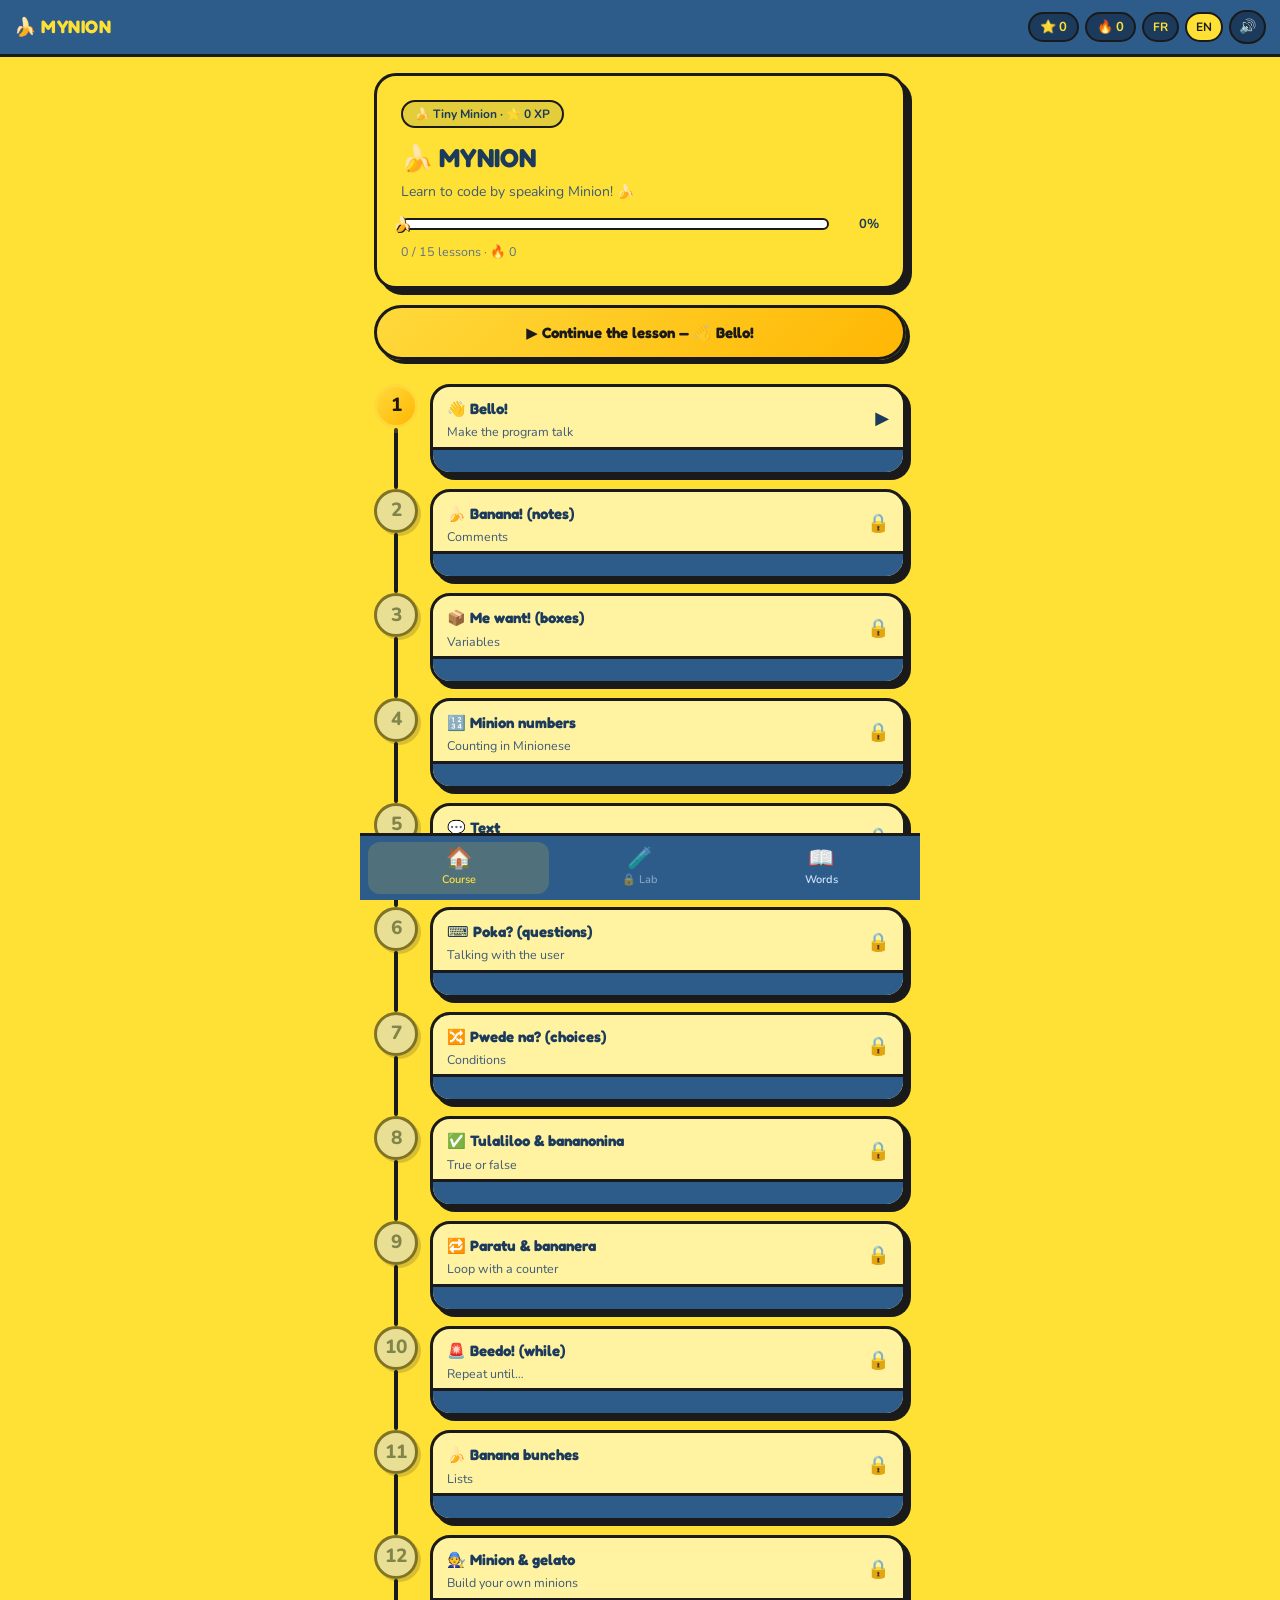
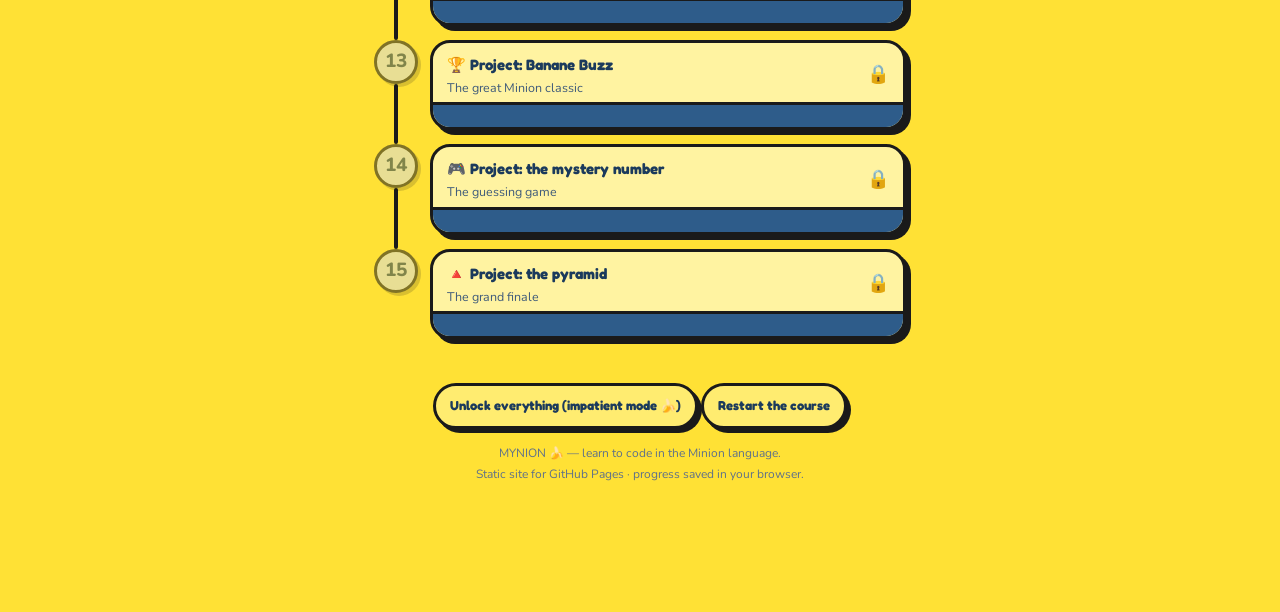
<file: site/index.html>
<!doctype html>
<html lang="fr">
<head>
<meta charset="utf-8">
<meta name="viewport" content="width=device-width, initial-scale=1, viewport-fit=cover">
<title>🍌 MYNION — apprends à coder en langage Minion !</title>
<meta name="description" content="Apprends à programmer avec MYNION, le langage des Minions qui devient du Python. Parcours interactif façon application mobile, en français et en anglais.">
<meta name="theme-color" content="#0e1118">
<link rel="icon" href="data:image/svg+xml,<svg xmlns='http://www.w3.org/2000/svg' viewBox='0 0 100 100'><text y='.9em' font-size='90'>🍌</text></svg>">
<link rel="preconnect" href="https://fonts.googleapis.com">
<link rel="preconnect" href="https://fonts.gstatic.com" crossorigin>
<link href="https://fonts.googleapis.com/css2?family=Fredoka:wght@500;600;700&family=Nunito:wght@400;700;800&family=Fira+Code:wght@400;500&display=swap" rel="stylesheet">
<meta property="og:type" content="website">
<meta property="og:title" content="MYNION — apprends à coder en langue Minion ! 🍌">
<meta property="og:description" content="Parcours interactif façon appli : 15 leçons, quiz, exercices, Labo et diplôme de la Banane d'Or. Le langage des Minions qui devient du Python.">
<meta property="og:image" content="og.png">
<meta name="twitter:card" content="summary_large_image">
<meta name="twitter:title" content="MYNION — apprends à coder en langue Minion ! 🍌">
<meta name="twitter:description" content="15 leçons interactives pour apprendre à coder en parlant Minion. Bilingue FR/EN.">
<meta name="twitter:image" content="og.png">

<style>
/* ══════════════ MYNION — styles façon app mobile ══════════════ */
:root{
  --fond:#ffe135; --carte:#fff3a1; --carte2:#ffec70; --bord:#1a1a1a;
  --texte:#1b3a5c; --doux:#3e5a7a; --tresdoux:#5f7189;
  --jaune:#ffd93b; --jaune2:#ffb703; --vert:#2f9e44; --rouge:#d9363e; --bleu:#2e5c8a;
  --rayon:20px; --mono:"Fira Code",ui-monospace,"SF Mono",Consolas,Menlo,"Courier New",monospace;
}
*{box-sizing:border-box;-webkit-tap-highlight-color:transparent;}
html{scroll-behavior:smooth;}
body{margin:0;background:var(--fond);color:var(--texte);
  font-family:system-ui,-apple-system,"Segoe UI",Roboto,"Helvetica Neue",sans-serif;
  font-size:16px;line-height:1.55;padding-bottom:86px;}
button{font:inherit;color:inherit;cursor:pointer;}
b{font-weight:700;}

/* ── barre du haut ── */
.barre{position:sticky;top:0;z-index:60;display:flex;justify-content:space-between;align-items:center;
  gap:8px;padding:10px 14px;background:rgba(14,17,24,.94);backdrop-filter:blur(10px);
  border-bottom:1px solid var(--bord);}
.logo{font-weight:800;font-size:18px;letter-spacing:.5px;white-space:nowrap;}
.logo b{color:var(--jaune);}
.outils{display:flex;align-items:center;gap:6px;}
.jeton{font-size:13px;color:var(--doux);background:var(--carte);border:1px solid var(--bord);
  border-radius:999px;padding:3px 10px;white-space:nowrap;}
.jeton b{color:var(--texte);}
.lang{background:var(--carte);border:1px solid var(--bord);border-radius:999px;padding:4px 9px;
  font-size:12px;font-weight:700;color:var(--doux);}
.lang.actif{background:var(--jaune);color:#1a1400;border-color:var(--jaune);}
.rond{background:var(--carte);border:1px solid var(--bord);border-radius:999px;padding:4px 8px;font-size:14px;}

/* ── structure ── */
#app{max-width:560px;margin:0 auto;padding:16px 14px 30px;}
.onglets{position:fixed;bottom:0;left:0;right:0;display:flex;justify-content:space-around;max-width:560px;
  margin:0 auto;background:rgba(23,28,38,.98);border-top:1px solid var(--bord);
  padding:6px 8px calc(6px + env(safe-area-inset-bottom));z-index:60;}
.onglets button{flex:1;background:none;border:none;color:var(--doux);font-size:11px;font-weight:600;
  display:flex;flex-direction:column;gap:2px;align-items:center;padding:6px 4px;border-radius:12px;}
.onglets button.actif{color:var(--jaune);background:rgba(255,217,59,.09);}
.onglets .ico{font-size:21px;line-height:1;}

/* ── cartes & boutons ── */
.carte{background:var(--carte);border:1px solid var(--bord);border-radius:var(--rayon);padding:16px;margin:0 0 14px;}
.btn{display:inline-flex;align-items:center;justify-content:center;gap:8px;border:none;border-radius:14px;
  padding:13px 20px;font-weight:700;font-size:15px;transition:transform .08s,filter .15s;}
.btn:active{transform:scale(.97);}
.btn-primaire{background:linear-gradient(135deg,var(--jaune),var(--jaune2));color:#221a00;width:100%;}
.btn-vert{background:linear-gradient(135deg,#7dd956,#4cbb35);color:#062100;width:100%;}
.btn-fantome{background:var(--carte2);color:var(--texte);border:1px solid var(--bord);}
.btn-mini{padding:8px 14px;font-size:13px;border-radius:11px;}
.btn:disabled{opacity:.45;cursor:default;}
.ligne-boutons{display:flex;gap:8px;flex-wrap:wrap;}
.ligne-boutons .btn{flex:1;min-width:120px;}

/* ── accueil ── */
.hero{background:linear-gradient(160deg,#232a3d,#171c26);border:1px solid var(--bord);
  border-radius:20px;padding:18px;margin:0 0 16px;}
.hero .slogan{font-size:14px;color:var(--doux);margin:2px 0 12px;}
.hero .titre-xl{font-size:22px;font-weight:800;margin:0;}
.progression{display:flex;align-items:center;gap:12px;}
.barre-prog{flex:1;height:10px;background:#0b0e14;border-radius:999px;overflow:hidden;border:1px solid var(--bord);}
.barre-prog>div{height:100%;background:linear-gradient(90deg,var(--jaune),var(--jaune2));border-radius:999px;
  transition:width .4s;}
.pct{font-size:13px;font-weight:700;color:var(--jaune);min-width:38px;text-align:right;}
.niveau-etiquette{display:inline-block;background:rgba(255,217,59,.12);color:var(--jaune);
  border-radius:999px;padding:3px 12px;font-size:12px;font-weight:700;margin-bottom:10px;}

.chemin{position:relative;margin-top:6px;}
.ch-item{display:flex;gap:12px;align-items:stretch;}
.ch-rail{display:flex;flex-direction:column;align-items:center;width:44px;flex-shrink:0;}
.ch-noeud{width:44px;height:44px;border-radius:50%;display:flex;align-items:center;justify-content:center;
  font-size:19px;font-weight:800;border:2px solid var(--bord);background:var(--carte);color:var(--doux);z-index:1;}
.ch-noeud.fait{background:linear-gradient(135deg,#2c5e22,#1d4017);border-color:#3f7a33;color:#b8f3a0;}
.ch-noeud.actuel{background:linear-gradient(135deg,var(--jaune),var(--jaune2));border-color:var(--jaune);
  color:#221a00;box-shadow:0 0 0 5px rgba(255,217,59,.18);animation:pulser 1.8s infinite;}
.ch-noeud.ferme{opacity:.55;}
@keyframes pulser{0%,100%{box-shadow:0 0 0 4px rgba(255,217,59,.15);}50%{box-shadow:0 0 0 9px rgba(255,217,59,.05);}}
.ch-tige{width:3px;flex:1;background:var(--bord);min-height:14px;border-radius:2px;}
.ch-tige.fait{background:#3f7a33;}
.ch-carte{flex:1;background:var(--carte);border:1px solid var(--bord);border-radius:14px;
  padding:10px 14px;margin-bottom:14px;display:flex;justify-content:space-between;align-items:center;gap:8px;}
.ch-carte h3{margin:0 0 2px;font-size:15px;}
.ch-carte .sous{font-size:12.5px;color:var(--doux);}
.ch-carte .statut{font-size:18px;}
.ch-carte.cliquable{cursor:pointer;}
.ch-carte.cliquable:active{transform:scale(.985);}

/* ── leçon ── */
.barre-lecon{display:flex;align-items:center;gap:10px;margin-bottom:14px;}
.barre-lecon .barre-prog{flex:1;}
.quitter{background:var(--carte);border:1px solid var(--bord);border-radius:999px;width:34px;height:34px;
  font-size:15px;flex-shrink:0;}
.compteur-etapes{font-size:12px;color:var(--doux);font-weight:700;}
.titre-lecon{font-size:20px;font-weight:800;margin:0 0 12px;display:flex;gap:10px;align-items:center;}
.texte-etape{font-size:15.5px;}
.texte-etape .mot-code{font-family:var(--mono);background:#12233c;border:1px solid #1a1a1a;
  border-radius:7px;padding:1px 7px;font-size:13.5px;color:#ffd93b;white-space:nowrap;}

.bloc{background:#0b0e14;border:1px solid var(--bord);border-radius:13px;padding:13px 14px;
  font-family:var(--mono);font-size:13.5px;line-height:1.65;overflow-x:auto;margin:12px 0;white-space:pre;}
.bloc .k{color:var(--jaune);font-weight:700;}
.bloc .b{color:#ffb46e;}
.bloc .s{color:#9ce07d;}
.bloc .n{color:#7fd8ff;}
.bloc .c{color:#6b7490;font-style:italic;}
.bloc .o{color:#ff9fc4;}
.bloc-sortie{background:#0d1420;border:1px dashed #2c3a55;color:#a9c7e8;border-radius:13px;
  padding:11px 14px;font-family:var(--mono);font-size:13.5px;white-space:pre-wrap;margin:4px 0 12px;}
.etiquette-sortie{font-size:11.5px;letter-spacing:.6px;text-transform:uppercase;color:var(--tresdoux);
  font-weight:700;margin:12px 0 4px;}

/* quiz / options */
.options{display:flex;flex-direction:column;gap:9px;margin-top:14px;}
.option{background:var(--carte2);border:2px solid var(--bord);border-radius:13px;padding:13px 15px;
  text-align:left;font-size:15px;transition:border-color .12s,background .12s;white-space:pre-wrap;}
.option:hover{border-color:#3d4763;}
.option.bonne{border-color:var(--vert);background:rgba(125,217,86,.13);}
.option.mauvaise{border-color:var(--rouge);background:rgba(255,93,108,.12);}
.option:disabled{cursor:default;}
.tuiles{display:flex;flex-wrap:wrap;gap:9px;margin-top:14px;}
.tuile{background:var(--carte2);border:2px solid var(--bord);border-radius:12px;padding:11px 16px;
  font-family:var(--mono);font-size:14.5px;}
.tuile.bonne{border-color:var(--vert);background:rgba(125,217,86,.13);}
.tuile.mauvaise{border-color:var(--rouge);background:rgba(255,93,108,.12);}
.trou{display:inline-block;min-width:70px;border:2px dashed var(--jaune);border-radius:8px;
  padding:0 10px;color:var(--jaune);font-weight:700;text-align:center;}
.code-a-trou{margin:0;}

/* exercice d'ordre */
.pioche,.empilement{display:flex;flex-direction:column;gap:8px;margin-top:12px;}
.ligne-ordre{background:var(--carte2);border:2px solid var(--bord);border-radius:11px;padding:10px 13px;
  font-family:var(--mono);font-size:13px;white-space:pre;text-align:left;}
.ligne-ordre.choisie{border-color:var(--jaune);background:rgba(255,217,59,.1);}
.empilement:empty::after{content:attr(data-vide);display:block;border:2px dashed var(--bord);
  border-radius:11px;padding:10px 13px;color:var(--tresdoux);font-size:13px;text-align:center;}
.num-ligne{color:var(--tresdoux);margin-right:8px;font-weight:700;}

/* rétroaction */
.retro{border-radius:14px;padding:13px 15px;margin:14px 0 0;font-size:14.5px;animation:pop .25s;}
.retro.bonne{background:rgba(125,217,86,.13);border:1px solid var(--vert);}
.retro.mauvaise{background:rgba(255,93,108,.12);border:1px solid var(--rouge);animation:secousse .35s;}
.retro .titre-retro{font-weight:800;margin-bottom:3px;}
.retro.bonne .titre-retro{color:var(--vert);}
.retro.mauvaise .titre-retro{color:var(--rouge);}
@keyframes pop{from{transform:scale(.96);opacity:.4;}to{transform:scale(1);opacity:1;}}
@keyframes secousse{0%,100%{transform:translateX(0);}20%{transform:translateX(-6px);}40%{transform:translateX(6px);}60%{transform:translateX(-4px);}80%{transform:translateX(4px);}}

/* éditeur */
.editeur-wrap{display:flex;background:#0b0e14;border:1px solid var(--bord);border-radius:13px;
  overflow:hidden;margin:10px 0;}
.numeros{padding:12px 0 12px 12px;text-align:right;color:var(--tresdoux);font-family:var(--mono);
  font-size:13.5px;line-height:1.65;user-select:none;overflow:hidden;min-width:34px;white-space:pre;}
.zone-editeur{position:relative;flex:1;}
.zone-editeur pre,.zone-editeur textarea{position:absolute;inset:0;margin:0;padding:12px 12px 12px 8px;
  font-family:var(--mono);font-size:13.5px;line-height:1.65;white-space:pre;overflow:auto;
  border:none;outline:none;background:transparent;tab-size:4;}
.zone-editeur pre{pointer-events:none;color:var(--texte);}
.zone-editeur textarea{color:transparent;caret-color:var(--jaune);resize:none;z-index:2;}

.console{background:#05070c;border:1px solid var(--bord);border-radius:13px;padding:12px 14px;
  font-family:var(--mono);font-size:13.5px;white-space:pre-wrap;word-break:break-word;min-height:52px;
  max-height:280px;overflow-y:auto;margin:10px 0 0;}
.console.vide{color:var(--tresdoux);font-style:italic;}
.console .err{color:var(--rouge);}

details.python-secret{margin-top:12px;background:var(--carte);border:1px solid var(--bord);border-radius:13px;}
details.python-secret summary{cursor:pointer;padding:11px 14px;font-size:13.5px;font-weight:700;color:var(--bleu);}
details.python-secret .bloc{margin:0 12px 12px;}

details.entree-bloc{margin-top:10px;background:var(--carte);border:1px solid var(--bord);border-radius:13px;}
details.entree-bloc summary{cursor:pointer;padding:10px 14px;font-size:13.5px;font-weight:700;color:var(--doux);}
.entree-zone{padding:0 12px 12px;}
textarea.champ{width:100%;min-height:70px;background:#0b0e14;border:1px solid var(--bord);border-radius:11px;
  color:var(--texte);font-family:var(--mono);font-size:14px;padding:10px;resize:vertical;}
.aide-entree{font-size:12px;color:var(--tresdoux);margin:6px 2px 8px;}

/* labo */
.select-exemples{width:100%;background:var(--carte2);color:var(--texte);border:1px solid var(--bord);
  border-radius:12px;padding:11px 12px;font-size:14px;margin-bottom:4px;}
.mini-note{font-size:12.5px;color:var(--tresdoux);margin:8px 2px;}

/* dictionnaire */
.recherche{width:100%;background:var(--carte2);border:1px solid var(--bord);border-radius:12px;
  color:var(--texte);font-size:15px;padding:11px 14px;margin-bottom:12px;}
.table-dico{width:100%;border-collapse:collapse;font-size:13.5px;}
.table-dico th{text-align:left;color:var(--tresdoux);font-size:11px;letter-spacing:.6px;
  text-transform:uppercase;padding:6px 8px;border-bottom:1px solid var(--bord);}
.table-dico td{padding:9px 8px;border-bottom:1px solid #202738;vertical-align:top;}
.table-dico code{font-family:var(--mono);background:#0b0e14;border:1px solid var(--bord);border-radius:6px;
  padding:1px 6px;font-size:12.5px;white-space:nowrap;}
.table-dico .mm{color:var(--jaune);font-weight:700;}
.table-dico .pp{color:var(--bleu);}
.table-wrap{overflow-x:auto;margin:0 -16px;padding:0 16px;}

/* célébration */
.ecran-fete{text-align:center;padding:34px 10px 20px;}
.ecran-fete .gros{font-size:64px;animation:rebond .7s;}
.ecran-fete h2{margin:12px 0 6px;font-size:22px;}
.ecran-fete .xp-gagnee{color:var(--jaune);font-weight:800;font-size:17px;margin-bottom:16px;}
@keyframes rebond{0%{transform:scale(.3);}55%{transform:scale(1.25);}100%{transform:scale(1);}}
.confetti{position:fixed;top:-40px;font-size:24px;z-index:99;pointer-events:none;animation:tomber 2.2s ease-in forwards;}
@keyframes tomber{to{transform:translateY(115vh) rotate(720deg);opacity:.7;}}

/* diplôme & partage */
.diplome{text-align:center;padding:26px 18px;}
.diplome .gros{font-size:60px;animation:rebond .7s;}
.diplome h2{margin:10px 0 8px;font-size:21px;}
.champ-nom{width:100%;max-width:340px;background:var(--carte2);border:2px dashed var(--bord);border-radius:12px;
  color:var(--texte);font-size:16px;padding:11px 14px;margin:6px auto 10px;display:block;text-align:center;}
.champ-nom:focus{outline:none;border-color:var(--jaune);}
.diplome-etiquette{font-size:20px;font-weight:800;color:var(--jaune);min-height:28px;font-style:italic;}
.etiquette-partage{font-size:12.5px;color:var(--doux);font-weight:700;margin:16px 0 8px;letter-spacing:.4px;}
.partage{display:grid;grid-template-columns:1fr 1fr;gap:9px;max-width:420px;margin:0 auto;}
.btn-partage{display:flex;align-items:center;justify-content:center;gap:7px;border:none;border-radius:12px;
  padding:12px 10px;font-size:13.5px;font-weight:700;color:#fff;transition:transform .08s,filter .15s;}
.btn-partage b{font-family:Georgia,serif;font-size:15px;}
.btn-partage.pli{background:#0a66c2;}
.btn-partage.pfb{background:#1877f2;}
.btn-partage.pxx{background:#14171a;}
.btn-partage.pcp{background:var(--carte2);border:1px solid var(--bord);color:var(--texte);}
.btn-partage:active{transform:scale(.97);}

/* toast & divers */
.toast{position:fixed;bottom:96px;left:50%;transform:translateX(-50%);background:#252c3d;color:var(--texte);
  border:1px solid var(--bord);border-radius:999px;padding:10px 18px;font-size:13.5px;z-index:99;
  animation:pop .25s;box-shadow:0 8px 30px rgba(0,0,0,.45);max-width:86vw;text-align:center;}
.pied{color:var(--tresdoux);font-size:12px;text-align:center;margin-top:22px;line-height:1.8;}
.pied a{color:var(--doux);}
a.lien{color:var(--bleu);}
hr.sep{border:none;border-top:1px solid var(--bord);margin:16px 0;}
.champ-info{font-size:13px;color:var(--doux);background:var(--carte2);border-radius:11px;padding:9px 12px;margin:10px 0;}
.gagne{color:var(--jaune);font-weight:800;}

@media (min-width:640px){
  body{padding-bottom:96px;}
  .hero{padding:24px;}
  .hero .titre-xl{font-size:26px;}
}

/* ═══════════════ 🍌 BANANA POP — le design MYNION ═══════════════
   Tout jaune, salopette denim, contours cartoon noirs, boutons pilules. */
body{font-family:"Nunito",system-ui,-apple-system,"Segoe UI",Roboto,sans-serif;}
h1,h2,h3,.logo,.btn{font-family:"Fredoka","Baloo 2","Trebuchet MS",system-ui,sans-serif;}

/* barre du haut = salopette denim */
.barre{background:#2e5c8a;border-bottom:3px solid #1a1a1a;}
.logo{color:#fff;}
.logo b{color:#ffe135;}
.jeton{background:#1b3a5c;border:2px solid #1a1a1a;color:#cfe3ff;}
.jeton b{color:#ffe135;}
.lang,.rond{background:#1b3a5c;border:2px solid #1a1a1a;color:#ffe135;}
.lang.actif{background:#ffe135;color:#1a1a1a;border-color:#1a1a1a;}

/* menu du bas */
.onglets{background:#2e5c8a;border-top:3px solid #1a1a1a;}
.onglets button{color:#cfe3ff;}
.onglets button.actif{color:#ffe135;background:rgba(255,225,53,.16);}
.onglets button.verrouille{opacity:.5;}

/* cartes façon stickers */
.carte{border:3px solid #1a1a1a;box-shadow:5px 5px 0 #1a1a1a;border-radius:22px;}
.hero{background:#ffe135;border:3px solid #1a1a1a;box-shadow:6px 6px 0 #1a1a1a;border-radius:22px;}
.pct,.niveau-etiquette,.gagne,.xp-gagnee,.diplome-etiquette{color:#1b3a5c;}
.niveau-etiquette{background:rgba(27,58,92,.12);border:2px solid #1a1a1a;}

/* progression : la banane avance avec toi 🍌 */
.barre-prog{background:#fff;border:2px solid #1a1a1a;height:12px;overflow:visible;}
.barre-prog>div{position:relative;}
.barre-prog>div::after{content:"🍌";position:absolute;right:-9px;top:50%;
  transform:translateY(-50%);font-size:15px;line-height:1;filter:drop-shadow(1px 1px 0 #1a1a1a);}

/* boutons pilules cartoon */
.btn{border-radius:50px;border:3px solid #1a1a1a;box-shadow:4px 4px 0 #1a1a1a;
  transition:transform .12s,box-shadow .12s;}
.btn-primaire{color:#1a1a1a;}
.btn:not(:disabled):hover{transform:translate(-2px,-2px) scale(1.02);box-shadow:6px 6px 0 #1a1a1a;}
.btn:not(:disabled):active{transform:translate(2px,2px);box-shadow:1px 1px 0 #1a1a1a;}

/* nœuds du parcours = lentilles de lunettes 🥽 */
.ch-noeud{background:#d7dde3;border:3px solid #1a1a1a;color:#1b3a5c;box-shadow:3px 3px 0 rgba(26,26,26,.3);}
.ch-tige{background:#1a1a1a;width:4px;}

/* cartes leçon = mini-Minions (salopette en bas) */
.ch-carte{border:3px solid #1a1a1a;box-shadow:5px 5px 0 #1a1a1a;border-radius:20px;
  padding-bottom:30px;position:relative;overflow:hidden;}
.ch-carte::after{content:"";position:absolute;left:0;right:0;bottom:0;height:22px;
  background:#2e5c8a;border-top:3px solid #1a1a1a;}
.ch-carte>div{position:relative;z-index:1;}

/* zones de code : nuit denim (lisibilité) */
.bloc,.console,.editeur-wrap,.bloc-sortie{background:#12233c;border-color:#1a1a1a;}
.bloc-sortie{color:#bcd6ff;}
.zone-editeur pre{color:#eaf2ff;}
.console.vide{color:#9db4d8;}
.numeros{color:#8ba3c7;}
textarea.champ,.recherche,.select-exemples{background:#fff;border:2px solid #1a1a1a;color:#1b3a5c;}

/* quiz, réponses, rétros */
.option,.tuile,.ligne-ordre,.quitter{border-color:#1a1a1a;}
.option.bonne,.tuile.bonne{background:#b7f0c0;}
.option.mauvaise,.tuile.mauvaise{background:#ffc9cd;}
.ligne-ordre.choisie{background:#fff;}
.retro{border:2px solid #1a1a1a;box-shadow:3px 3px 0 rgba(26,26,26,.25);}
.retro.bonne{background:rgba(47,158,68,.15);}
.retro.mauvaise{background:rgba(217,54,62,.12);}

/* toast & divers */
.toast{background:#1b3a5c;color:#ffe135;border:2px solid #1a1a1a;box-shadow:4px 4px 0 #1a1a1a;}
.btn-partage.pcp{background:#1b3a5c;color:#ffe135;border-color:#1a1a1a;}
.ecran-fete .gros{filter:drop-shadow(3px 3px 0 rgba(26,26,26,.35));}
</style>
</head>
<body>
<header class="barre">
  <div class="logo">🍌 <b>MYNION</b></div>
  <div class="outils">
    <span class="jeton" id="jeton-xp">⭐ <b>0</b></span>
    <span class="jeton" id="jeton-serie">🔥 <b>0</b></span>
    <button class="lang" data-action="lang:fr">FR</button>
    <button class="lang" data-action="lang:en">EN</button>
    <button class="rond" data-action="son" id="btn-son">🔊</button>
  </div>
</header>
<main id="app"></main>
<nav class="onglets" id="onglets">
  <button data-action="nav:parcours" data-nav="parcours"><span class="ico">🏠</span><span class="lbl">Parcours</span></button>
  <button data-action="nav:labo" data-nav="labo"><span class="ico">🧪</span><span class="lbl">Labo</span></button>
  <button data-action="nav:dico" data-nav="dico"><span class="ico">📖</span><span class="lbl">Dico</span></button>
</nav>
<script>
/* ═══════════════════════════════════════════════════════════════════════════
   🍌 NOYAU MYNION (JavaScript) — lexer, analyseur, interpréteur,
   transpileur (→ Python) et coloration syntaxique.
   S'exécute à 100 % dans le navigateur : aucun serveur nécessaire.
   ═══════════════════════════════════════════════════════════════════════════ */
"use strict";

/* ── Dictionnaires partagés ─────────────────────────────────────────────── */
const MOTS_STRUCTURE = {
  pwede: "if", simikaru: "elif", nononio: "else",
  paratu: "for", dan: "in", beedo: "while",
  stupa: "break", bananos: "continue",
  minion: "def", gelato: "return", recrute: "import",
  tiamo: "and", oula: "or", nabanana: "not",
  tulaliloo: "True", bananonina: "False",
  bello: "print", poka: "input", bananera: "range",
  muchos: "len", hanadulsae: "int", blabla: "str",
  mewant: "=",
};
const MOTS_NOMBRES = {
  gong: 0, hana: 1, dul: 2, sae: 3, net: 4, daseot: 5,
  yeoseot: 6, ilgop: 7, yeodeol: 8, ahop: 9, yeol: 10,
};
const MOTS_COMMENTAIRE = ["banana", "bananana", "poopaye"];
const MOTS_INBUILT = ["pousse", "surprise"];

/* ═══════════════════ 1. LEXER ═══════════════════ */
function estLettreNom(c) {
  return /[A-Za-z_\u00C0-\u024F]/.test(c);
}
function estCharNom(c) {
  return /[A-Za-z0-9_\u00C0-\u024F]/.test(c);
}
function motA(s, k) {
  let j = k;
  while (j < s.length && estCharNom(s[j])) j++;
  return s.slice(k, j).toLowerCase();
}

class ErreurMynion extends Error {
  constructor(message, ligne) {
    super(message);
    this.ligne = ligne;
    this.mynion = true;
  }
}

function lexique(src) {
  const T = [];
  let i = 0, ligne = 1;
  const n = src.length;
  const pile = [0];
  let debutLigne = true;
  let prof = 0; // profondeur ( [ — pas d'indentation dans les continuations

  function aj(type, val) { T.push({ type, val, ligne }); }
  function traiterIndente(indent) {
    const haut = pile[pile.length - 1];
    if (indent > haut) { pile.push(indent); aj("INDENT"); }
    else if (indent < haut) {
      while (pile[pile.length - 1] > indent) { pile.pop(); aj("DEDENT"); }
      if (pile[pile.length - 1] !== indent) throw new ErreurMynion("Les bananes sont mal alignées ! Chaque bloc doit être indenté de 4 espaces, toujours pareil.", ligne);
    }
  }

  while (i < n) {
    const c = src[i];

    /* fin de ligne */
    if (c === "\n") {
      if (prof === 0 && T.length && T[T.length - 1].type !== "NL" && T[T.length - 1].type !== "INDENT" && T[T.length - 1].type !== "DEDENT") aj("NL");
      ligne++; i++; debutLigne = true;
      continue;
    }

    /* indentation en début de ligne (même si la ligne ne commence pas par une espace !) */
    if (debutLigne) {
      if (c === " " || c === "\t") {
        let indent = 0;
        while (i < n && (src[i] === " " || src[i] === "\t")) { indent += (src[i] === "\t") ? 4 : 1; i++; }
        const resteVide = (i >= n || src[i] === "\n" || src[i] === "#" || MOTS_COMMENTAIRE.includes(motA(src, i)));
        if (!resteVide && prof === 0) traiterIndente(indent);
        debutLigne = false;
        continue;
      }
      if (c !== "#") {
        /* la ligne commence directement par du code → indentation 0 */
        if (prof === 0 && !MOTS_COMMENTAIRE.includes(motA(src, i))) traiterIndente(0);
        debutLigne = false;
      }
    }

    if (c === " " || c === "\t") { i++; continue; }
    debutLigne = false;

    /* commentaire # du Python (accepté) */
    if (c === "#") { while (i < n && src[i] !== "\n") i++; continue; }

    /* chaîne de caractères */
    if (c === '"' || c === "'") {
      let j = i + 1, s = "";
      while (j < n && src[j] !== c && src[j] !== "\n") {
        if (src[j] === "\\") {
          const d = src[j + 1];
          if (d === "n") s += "\n";
          else if (d === "t") s += "\t";
          else if (d === "\\") s += "\\";
          else if (d === '"') s += '"';
          else if (d === "'") s += "'";
          else s += d === undefined ? "" : d;
          j += 2;
        } else { s += src[j]; j++; }
      }
      if (j >= n || src[j] === "\n") throw new ErreurMynion("Guillemet non fermé — il manque un \" quelque part sur cette ligne.", ligne);
      aj("CHAINE", s);
      i = j + 1;
      continue;
    }

    /* nom / mot-clé */
    if (estLettreNom(c)) {
      let j = i;
      while (j < n && estCharNom(src[j])) j++;
      const bas = src.slice(i, j).toLowerCase();

      /* « me want » → affectation */
      if (bas === "me") {
        let k = j;
        while (k < n && (src[k] === " " || src[k] === "\t")) k++;
        if (src.slice(k, k + 4).toLowerCase() === "want" && (k + 4 >= n || !estCharNom(src[k + 4]))) {
          aj("AFFECT", "=");
          i = k + 4;
          continue;
        }
      }
      if (bas === "mewant") { aj("AFFECT", "="); i = j; continue; }

      /* commentaire banana */
      if (MOTS_COMMENTAIRE.includes(bas)) { while (i < n && src[i] !== "\n") i++; continue; }

      /* f-string → pas (encore) supporté */
      if ((bas === "f" || bas === "rf" || bas === "fr") && (src[j] === '"' || src[j] === "'")) {
        throw new ErreurMynion("Le Labo ne gère pas encore les f-strings — colle avec + et convertis avec blabla().", ligne);
      }

      /* nombre minion */
      if (bas in MOTS_NOMBRES) { aj("NOMBRE", MOTS_NOMBRES[bas]); i = j; continue; }

      aj("NOM", src.slice(i, j));
      i = j;
      continue;
    }

    /* nombre */
    if (c >= "0" && c <= "9") {
      let j = i;
      while (j < n && ((src[j] >= "0" && src[j] <= "9") || src[j] === ".")) j++;
      aj("NOMBRE", parseFloat(src.slice(i, j)));
      i = j;
      continue;
    }

    /* opérateurs */
    const deux = src.substr(i, 2);
    if (deux === "**" || deux === "//" || deux === "==" || deux === "!=" || deux === "<=" || deux === ">=") {
      aj("OP", deux); i += 2; continue;
    }
    if ("+-*/%<>=()[]{},:.".includes(c)) {
      if (c === "(" || c === "[") prof++;
      if (c === ")" || c === "]") prof = Math.max(0, prof - 1);
      aj("OP", c); i++;
      continue;
    }
    if (c === "!") throw new ErreurMynion("Le « ! » tout seul n'existe pas : la différence, c'est « != ».", ligne);
    if (c === ";") throw new ErreurMynion("Un Mynion n'écrit qu'une instruction par ligne — pas de « ; ».", ligne);
    throw new ErreurMynion("Caractère inconnu : « " + c + " »", ligne);
  }
  if (T.length && T[T.length - 1].type !== "NL") aj("NL");
  while (pile.length > 1) { pile.pop(); aj("DEDENT"); }
  aj("FIN");
  return T;
}

/* ═══════════════════ 2. ANALYSEUR (parser) ═══════════════════ */
function analyser(T) {
  let p = 0;
  const voir = () => T[p];
  function estOP(v) { const t = T[p]; return t.type === "OP" && t.val === v; }
  function estMot(v) { const t = T[p]; return t.type === "NOM" && t.val.toLowerCase() === v; }
  function estAffect() { const t = T[p]; return t.type === "AFFECT" || (t.type === "OP" && t.val === "="); }
  function av() { return T[p++]; }
  function attendreOP(v) {
    if (!estOP(v)) throw new ErreurMynion("Il manque « " + v + " » ici (regard : " + (T[p].val ?? "") + ").", T[p].ligne);
    av();
  }
  function attendreMot(v, autre) {
    if (!estMot(v) && !(autre && estMot(autre))) {
      throw new ErreurMynion("Je m'attendais à « " + v + " » ici.", T[p].ligne);
    }
    av();
  }

  function programme() {
    const instrs = [];
    while (voir().type !== "FIN") {
      if (voir().type === "NL") { av(); continue; }
      instrs.push(instruction());
    }
    return { t: "bloc", instrs };
  }

  function bloc() {
    if (voir().type === "NL") {
      av();
      if (voir().type !== "INDENT") throw new ErreurMynion("Bloc vide — indente la ligne suivante de 4 espaces (l'échelle à bananes !).", voir().ligne);
      av();
      const instrs = [];
      while (voir().type !== "DEDENT" && voir().type !== "FIN") {
        if (voir().type === "NL") { av(); continue; }
        instrs.push(instruction());
      }
      if (voir().type === "DEDENT") av();
      return { t: "bloc", instrs };
    }
    return { t: "bloc", instrs: [instruction()] };
  }

  function instruction() {
    const t = voir();
    if (t.type === "NOM") {
      const bas = t.val.toLowerCase();
      if (bas === "pwede") return instructionSi();
      if (bas === "paratu") return instructionPour();
      if (bas === "beedo") return instructionTantque();
      if (bas === "minion") return instructionMinion();
      if (bas === "gelato") {
        av();
        const fin = voir().type === "NL" || voir().type === "FIN" || voir().type === "DEDENT";
        return { t: "gelato", valeur: fin ? null : expression(), ligne: t.ligne };
      }
      if (bas === "stupa") { av(); return { t: "stupa", ligne: t.ligne }; }
      if (bas === "bananos") { av(); return { t: "bananos", ligne: t.ligne }; }
      if (bas === "recrute") throw new ErreurMynion("Le Labo n'a pas besoin de recruter de module — surprise() est déjà dans le repaire !", t.ligne);
    }
    /* affectation ou expression */
    if (t.type === "NOM") {
      const sauve = p;
      const nom = av().val;
      if (estAffect()) { av(); return { t: "affect", nom, valeur: expression(), ligne: t.ligne }; }
      if (estOP("[")) {
        av();
        const idx = expression();
        attendreOP("]");
        if (estAffect()) { av(); return { t: "affectIndex", nom, idx, valeur: expression(), ligne: t.ligne }; }
        p = sauve;
      } else {
        p = sauve;
      }
    }
    if (estAffect()) throw new ErreurMynion("Une affectation commence par le nom de la boîte : nom me want valeur.", t.ligne);
    return { t: "expr", valeur: expression(), ligne: t.ligne };
  }

  function instructionSi() {
    const ligne = voir().ligne;
    attendreMot("pwede");
    const branches = [];
    const cond = expression();
    attendreOP(":");
    branches.push({ cond, bloc: bloc() });
    let sinon = null;
    while (true) {
      if (estMot("simikaru")) {
        av();
        const c2 = expression();
        attendreOP(":");
        branches.push({ cond: c2, bloc: bloc() });
        continue;
      }
      if (estMot("nononio")) {
        av();
        attendreOP(":");
        sinon = bloc();
        break;
      }
      break;
    }
    return { t: "si", branches, sinon, ligne };
  }

  function instructionPour() {
    const ligne = voir().ligne;
    attendreMot("paratu");
    if (voir().type !== "NOM") throw new ErreurMynion("Il faut un nom de variable après paratu.", voir().ligne);
    const nom = av().val;
    attendreMot("dan", "in");
    const it = expression();
    attendreOP(":");
    return { t: "pour", nom, it, corps: bloc(), ligne };
  }

  function instructionTantque() {
    const ligne = voir().ligne;
    attendreMot("beedo");
    const cond = expression();
    attendreOP(":");
    return { t: "tantque", cond, corps: bloc(), ligne };
  }

  function instructionMinion() {
    const ligne = voir().ligne;
    attendreMot("minion");
    if (voir().type !== "NOM") throw new ErreurMynion("Il faut un nom de minion après minion (ex : minion saluer(nom) :).", voir().ligne);
    const nom = av().val;
    attendreOP("(");
    const params = [];
    if (!estOP(")")) {
      if (voir().type !== "NOM") throw new ErreurMynion("Nom de paramètre invalide.", voir().ligne);
      params.push(av().val);
      while (estOP(",")) { av(); if (voir().type !== "NOM") throw new ErreurMynion("Nom de paramètre invalide.", voir().ligne); params.push(av().val); }
    }
    attendreOP(")");
    attendreOP(":");
    return { t: "minion", nom, params, corps: bloc(), ligne };
  }

  /* ── expressions (précédence croissante) ── */
  function expression() { return exprOu(); }
  function exprOu() {
    let g = exprEt();
    while (estMot("oula")) { av(); const d = exprEt(); g = { t: "bin", op: "oula", g, d }; }
    return g;
  }
  function exprEt() {
    let g = exprNon();
    while (estMot("tiamo")) { av(); const d = exprNon(); g = { t: "bin", op: "tiamo", g, d }; }
    return g;
  }
  function exprNon() {
    if (estMot("nabanana")) { av(); return { t: "non", e: exprNon() }; }
    return comparaison();
  }
  function comparaison() {
    let g = arith();
    const OPS = ["==", "!=", "<", "<=", ">", ">="];
    while (voir().type === "OP" && OPS.includes(voir().val)) {
      const op = av().val;
      g = { t: "bin", op, g, d: arith() };
    }
    return g;
  }
  function arith() {
    let g = terme();
    while (estOP("+") || estOP("-")) { const op = av().val; g = { t: "bin", op, g, d: terme() }; }
    return g;
  }
  function terme() {
    let g = unaire();
    while (estOP("*") || estOP("/") || estOP("//") || estOP("%")) { const op = av().val; g = { t: "bin", op, g, d: unaire() }; }
    return g;
  }
  function unaire() {
    if (estOP("-")) { av(); return { t: "neg", e: unaire() }; }
    if (estOP("+")) { av(); return unaire(); }
    return puissance();
  }
  function puissance() {
    const b = postfixe();
    if (estOP("**")) { av(); return { t: "bin", op: "**", g: b, d: unaire() }; }
    return b;
  }
  function postfixe() {
    let e = atome();
    while (true) {
      if (estOP("[")) { av(); const idx = expression(); attendreOP("]"); e = { t: "index", e, idx }; continue; }
      if (estOP(".")) {
        av();
        if (voir().type !== "NOM") throw new ErreurMynion("Il faut un nom de méthode après le point.", voir().ligne);
        const m = av().val;
        let args = [];
        if (estOP("(")) { av(); args = listeArgs(); }
        e = { t: "methode", e, nom: m, args };
        continue;
      }
      break;
    }
    return e;
  }
  function listeArgs() {
    const args = [];
    if (!estOP(")")) {
      args.push(expression());
      while (estOP(",")) { av(); args.push(expression()); }
    }
    attendreOP(")");
    return args;
  }
  function atome() {
    const t = voir();
    if (t.type === "NOMBRE" || t.type === "CHAINE") { av(); return { t: "const", val: t.val }; }
    if (t.type === "NOM") {
      const bas = t.val.toLowerCase();
      if (bas === "tulaliloo") { av(); return { t: "const", val: true }; }
      if (bas === "bananonina") { av(); return { t: "const", val: false }; }
      if (MOTS_STRUCTURE[bas] && bas !== "bello" && bas !== "poka" && bas !== "bananera" && bas !== "muchos" && bas !== "hanadulsae" && bas !== "blabla" && bas !== "mewant") {
        throw new ErreurMynion("« " + t.val + " » est un mot-clé, il ne peut pas être utilisé comme valeur ici.", t.ligne);
      }
      av();
      if (estOP("(")) { av(); return { t: "appel", nom: t.val, args: listeArgs(), ligne: t.ligne }; }
      return { t: "var", nom: t.val };
    }
    if (estOP("(")) { av(); const e = expression(); attendreOP(")"); return e; }
    if (estOP("[")) {
      av();
      const items = [];
      if (!estOP("]")) {
        items.push(expression());
        while (estOP(",")) { av(); items.push(expression()); }
      }
      attendreOP("]");
      return { t: "liste", items };
    }
    if (t.type === "NL" || t.type === "FIN" || t.type === "DEDENT") {
      throw new ErreurMynion("Expression incomplète — il manque quelque chose à la fin de la ligne.", t.ligne);
    }
    throw new ErreurMynion("Je ne comprends pas « " + t.val + " » dans cette expression.", t.ligne);
  }

  const ast = programme();
  if (voir().type !== "FIN") throw new ErreurMynion("Il y a quelque chose en trop à la fin du programme ici.", voir().ligne);
  return ast;
}

/* ═══════════════════ 3. INTERPRÉTEUR ═══════════════════ */
function creerEnv(parent) { return { vars: new Map(), parent }; }
function chercherEnv(env, nom) {
  let e = env;
  while (e) { if (e.vars.has(nom)) return e; e = e.parent; }
  return null;
}
function verite(v) {
  if (typeof v === "boolean") return v;
  if (typeof v === "number") return v !== 0;
  if (typeof v === "string") return v.length > 0;
  if (Array.isArray(v)) return v.length > 0;
  return false;
}
function egal(a, b) {
  if (Array.isArray(a) && Array.isArray(b)) {
    if (a.length !== b.length) return false;
    for (let k = 0; k < a.length; k++) { if (!egal(a[k], b[k])) return false; }
    return true;
  }
  if (typeof a === "boolean" || typeof b === "boolean") {
    return a === b;
  }
  return a === b;
}
function repr(v) {
  if (typeof v === "string") {
    const q = (v.includes("'") && !v.includes('"')) ? '"' : "'";
    return q + v + q;
  }
  return versTexte(v);
}
function versTexte(v) {
  if (typeof v === "boolean") return v ? "True" : "False";
  if (typeof v === "number") return String(v);
  if (typeof v === "string") return v;
  if (Array.isArray(v)) return "[" + v.map(repr).join(", ") + "]";
  if (v === null || v === undefined) return "None";
  return String(v);
}
function nombreEntier(v, ligne, qui) {
  if (typeof v === "number" && Number.isInteger(v)) return v;
  if (typeof v === "number") return Math.trunc(v);
  throw new ErreurMynion(qui + " attend un nombre entier.", ligne);
}

const Mynion = (function () {

  function executer(src, options) {
    options = options || {};
    const entreeBrute = options.entree || "";
    const file = entreeBrute === "" ? [] : entreeBrute.replace(/\n+$/, "").split("\n");
    const ctx = { sortie: "", file, pas: 0, MAX_PAS: 250000 };
    const globalEnv = creerEnv(null);

    let ast;
    try {
      ast = analyser(lexique(src));
    } catch (e) {
      return { sortie: ctx.sortie, erreur: { message: e.message, ligne: e.ligne } };
    }
    try {
      execBloc(ast, globalEnv, ctx);
      return { sortie: ctx.sortie };
    } catch (e) {
      if (e && e.signal === "gelato") {
        return { sortie: ctx.sortie, erreur: { message: "Un gelato en dehors d'un minion ? Chaque glace a sa place !", ligne: e.ligne } };
      }
      if (e && e.signal === "stupa") {
        return { sortie: ctx.sortie, erreur: { message: "Stupa (stop) en dehors d'une boucle beedo/paratu !", ligne: e.ligne } };
      }
      if (e && e.signal === "bananos") {
        return { sortie: ctx.sortie, erreur: { message: "Bananos (continue) en dehors d'une boucle !", ligne: e.ligne } };
      }
      return { sortie: ctx.sortie, erreur: { message: e.mynion ? e.message : "Erreur interne du Labo : " + e.message, ligne: e.ligne } };
    }
  }

  function budget(ctx, ligne) {
    if (++ctx.pas > ctx.MAX_PAS) {
      throw new ErreurMynion("Le programme travaille trop longtemps… boucle beedo infinie ? Vérifie qu'elle s'arrête un jour (stupa !).", ligne);
    }
  }

  function execBloc(bloc, env, ctx) {
    for (const instr of bloc.instrs) execInstr(instr, env, ctx);
  }

  function execInstr(instr, env, ctx) {
    budget(ctx, instr.ligne);
    switch (instr.t) {
      case "affect":
        env.vars.set(instr.nom, evalExpr(instr.valeur, env, ctx));
        return;
      case "affectIndex": {
        const cible = evalExpr({ t: "var", nom: instr.nom }, env, ctx);
        const idx = evalExpr(instr.idx, env, ctx);
        const val = evalExpr(instr.valeur, env, ctx);
        if (!Array.isArray(cible)) throw new ErreurMynion("Seuls les régimes (listes) acceptent un remplacement par indice.", instr.ligne);
        const i2 = nombreEntier(idx, instr.ligne, "L'indice");
        if (i2 < 0 || i2 >= cible.length) throw new ErreurMynion("Tu cherches une banane absente du régime ! (indice " + i2 + " sur une liste de " + cible.length + ")", instr.ligne);
        cible[i2] = val;
        return;
      }
      case "si": {
        for (const br of instr.branches) {
          if (verite(evalExpr(br.cond, env, ctx))) { execBloc(br.bloc, env, ctx); return; }
        }
        if (instr.sinon) execBloc(instr.sinon, env, ctx);
        return;
      }
      case "pour": {
        const it = evalExpr(instr.it, env, ctx);
        if (!Array.isArray(it)) throw new ErreurMynion("On ne peut parcourir qu'un régime (liste) ou bananera(…).", instr.ligne);
        for (const element of it) {
          budget(ctx, instr.ligne);
          env.vars.set(instr.nom, element);
          try { execBloc(instr.corps, env, ctx); }
          catch (e) {
            if (e && e.signal === "stupa") break;
            if (!(e && e.signal === "bananos")) throw e;
          }
        }
        return;
      }
      case "tantque": {
        while (verite(evalExpr(instr.cond, env, ctx))) {
          budget(ctx, instr.ligne);
          try { execBloc(instr.corps, env, ctx); }
          catch (e) {
            if (e && e.signal === "stupa") break;
            if (!(e && e.signal === "bananos")) throw e;
          }
        }
        return;
      }
      case "minion":
        env.vars.set(instr.nom, { fonction: true, params: instr.params, corps: instr.corps, env, nom: instr.nom });
        return;
      case "gelato":
        throw Object.assign(new Error("gelato"), { signal: "gelato", valeur: evalExpr(instr.valeur, env, ctx), ligne: instr.ligne });
      case "stupa":
        throw Object.assign(new Error("stupa"), { signal: "stupa", ligne: instr.ligne });
      case "bananos":
        throw Object.assign(new Error("bananos"), { signal: "bananos", ligne: instr.ligne });
      case "expr":
        evalExpr(instr.valeur, env, ctx);
        return;
    }
  }

  /* ── builtins ── */
  const BUILTINS = {
    bello(args, ctx) {
      ctx.sortie += args.map(versTexte).join(" ") + "\n";
      return null;
    },
    poka(args, ctx, ligne) {
      if (args.length > 1) throw new ErreurMynion("poka prend au maximum une question : poka(\"Ta question ? \")", ligne);
      if (args.length === 1) ctx.sortie += versTexte(args[0]);
      const rep = ctx.file.shift();
      if (rep === undefined) throw new ErreurMynion("Poka n'a rien reçu ! Écris la réponse dans le panneau « Entrée » (une réponse par ligne).", ligne);
      return rep;
    },
    bananera(args, ligne) {
      if (args.length < 1 || args.length > 3) throw new ErreurMynion("bananera attend 1, 2 ou 3 nombres : bananera(10) ou bananera(1, 10).", ligne);
      let a = 0, b = 0, pas2 = 1;
      if (args.length === 1) { b = nombreEntier(args[0], ligne, "bananera"); }
      else {
        a = nombreEntier(args[0], ligne, "bananera");
        b = nombreEntier(args[1], ligne, "bananera");
        if (args.length === 3) pas2 = nombreEntier(args[2], ligne, "bananera");
      }
      if (pas2 === 0) throw new ErreurMynion("Le pas de bananera est gong (0) — le régime tournerait en rond pour toujours !", ligne);
      const resultat = [];
      if (pas2 > 0) for (let v = a; v < b; v += pas2) { resultat.push(v); if (resultat.length > 50000) throw new ErreurMynion("Le régime est trop grand pour le Labo !", ligne); }
      else for (let v = a; v > b; v += pas2) { resultat.push(v); if (resultat.length > 50000) throw new ErreurMynion("Le régime est trop grand pour le Labo !", ligne); }
      return resultat;
    },
    muchos(args, ligne) {
      if (args.length !== 1) throw new ErreurMynion("muchos attend exactement 1 valeur.", ligne);
      const v = args[0];
      if (typeof v === "string" || Array.isArray(v)) return v.length;
      throw new ErreurMynion("muchos compte les lettres d'un texte ou les bananes d'une liste.", ligne);
    },
    hanadulsae(args, ligne) {
      if (args.length !== 1) throw new ErreurMynion("hanadulsae attend exactement 1 valeur.", ligne);
      const v = args[0];
      if (typeof v === "number") return Math.trunc(v);
      if (typeof v === "boolean") return v ? 1 : 0;
      if (typeof v === "string") {
        const s = v.trim();
        if (/^[+-]?\d+$/.test(s)) return parseInt(s, 10);
        throw new ErreurMynion("Hanadulsae n'arrive pas à compter « " + s + " » — il faut un nombre entier en texte, comme \"42\".", ligne);
      }
      throw new ErreurMynion("hanadulsae convertit un texte en nombre (ou arrondit un nombre).", ligne);
    },
    blabla(args) {
      if (args.length !== 1) throw new ErreurMynion("blabla attend exactement 1 valeur.");
      return versTexte(args[0]);
    },
    surprise(args, ligne) {
      if (args.length !== 2) throw new ErreurMynion("surprise attend 2 nombres : surprise(hana, yeoseot).", ligne);
      const a = nombreEntier(args[0], ligne, "surprise");
      const b = nombreEntier(args[1], ligne, "surprise");
      const lo = Math.min(a, b), hi = Math.max(a, b);
      return lo + Math.floor(Math.random() * (hi - lo + 1));
    },
    pousse(args, ligne) {
      if (args.length < 2) throw new ErreurMynion("pousse attend une liste puis des valeurs : pousse(minions, \"Otto\").", ligne);
      if (!Array.isArray(args[0])) throw new ErreurMynion("Le premier argument de pousse doit être un régime (liste).", ligne);
      for (let k = 1; k < args.length; k++) args[0].push(args[k]);
      return args[0];
    },
  };

  function evalExpr(e, env, ctx) {
    switch (e.t) {
      case "const":
        return e.val;
      case "var": {
        const env2 = chercherEnv(env, e.nom);
        if (env2) return env2.vars.get(e.nom);
        throw new ErreurMynion("Le minion « " + e.nom + " » n'existe pas. Crée-le avec me want, ou vérifie l'orthographe (les majuscules comptent !).", e.ligne);
      }
      case "liste":
        return e.items.map((it) => evalExpr(it, env, ctx));
      case "index": {
        const cible = evalExpr(e.e, env, ctx);
        const idx = evalExpr(e.idx, env, ctx);
        const i2 = nombreEntier(idx, e.ligne, "L'indice");
        if (Array.isArray(cible)) {
          if (i2 < 0 || i2 >= cible.length) throw new ErreurMynion("Tu cherches une banane absente du régime ! (indice " + i2 + " sur une liste de " + cible.length + ")", e.ligne);
          return cible[i2];
        }
        if (typeof cible === "string") {
          if (i2 < 0 || i2 >= cible.length) throw new ErreurMynion("Cette lettre n'existe pas dans le mot (indice " + i2 + ").", e.ligne);
          return cible[i2];
        }
        throw new ErreurMynion("Seuls les régimes (listes) et les textes se lisent avec [indice].", e.ligne);
      }
      case "neg": {
        const v = evalExpr(e.e, env, ctx);
        if (typeof v !== "number") throw new ErreurMynion("Le moins unaire s'applique à un nombre.", e.ligne);
        return -v;
      }
      case "non":
        return !verite(evalExpr(e.e, env, ctx));
      case "bin":
        return evalBin(e, env, ctx);
      case "methode":
        return evalMethode(e, env, ctx);
      case "appel":
        return evalAppel(e, env, ctx);
    }
    throw new ErreurMynion("Expression inconnue.", undefined);
  }

  function evalBin(e, env, ctx) {
    const op = e.op;
    if (op === "tiamo") {
      const g = evalExpr(e.g, env, ctx);
      if (!verite(g)) return false;
      return verite(evalExpr(e.d, env, ctx));
    }
    if (op === "oula") {
      const g = evalExpr(e.g, env, ctx);
      if (verite(g)) return true;
      return verite(evalExpr(e.d, env, ctx));
    }
    const g = evalExpr(e.g, env, ctx);
    const d = evalExpr(e.d, env, ctx);
    const melange = (typeof g === "string" && typeof d === "number") || (typeof g === "number" && typeof d === "string");
    switch (op) {
      case "+":
        if (melange) throw new ErreurMynion("Tu mélanges du texte et un nombre avec + — convertis avec blabla() ou hanadulsae().", e.ligne);
        if (Array.isArray(g) && Array.isArray(d)) return g.concat(d);
        return g + d;
      case "-":
        if (typeof g !== "number" || typeof d !== "number") throw new ErreurMynion("La soustraction se fait entre nombres.", e.ligne);
        return g - d;
      case "*":
        if (typeof g === "string" && typeof d === "number") {
          if (d < 0 || !Number.isInteger(d)) throw new ErreurMynion("On répète un texte avec un nombre entier positif.", e.ligne);
          return g.repeat(d);
        }
        if (typeof g === "number" && typeof d === "string") {
          if (g < 0 || !Number.isInteger(g)) throw new ErreurMynion("On répète un texte avec un nombre entier positif.", e.ligne);
          return d.repeat(g);
        }
        if (typeof g !== "number" || typeof d !== "number") throw new ErreurMynion("La multiplication se fait entre nombres (ou texte × nombre).", e.ligne);
        return g * d;
      case "/":
        if (d === 0) throw new ErreurMynion("Impossible de diviser par gong (0) ! Même un Minion ne peut pas partager zéro banane.", e.ligne);
        return g / d;
      case "//":
        if (d === 0) throw new ErreurMynion("Impossible de diviser par gong (0) ! Même un Minion ne peut pas partager zéro banane.", e.ligne);
        return Math.floor(g / d);
      case "%":
        if (d === 0) throw new ErreurMynion("Impossible de diviser par gong (0) ! Même un Minion ne peut pas partager zéro banane.", e.ligne);
        return ((g % d) + d) % d;
      case "**":
        if (typeof g !== "number" || typeof d !== "number") throw new ErreurMynion("La puissance se calcule entre nombres.", e.ligne);
        return Math.pow(g, d);
      case "==":
        return egal(g, d);
      case "!=":
        return !egal(g, d);
      case "<": case "<=": case ">": case ">=": {
        if (typeof g !== typeof d || (typeof g !== "number" && typeof g !== "string")) {
          throw new ErreurMynion("On compare deux nombres ou deux textes du même type.", e.ligne);
        }
        if (op === "<") return g < d;
        if (op === "<=") return g <= d;
        if (op === ">") return g > d;
        return g >= d;
      }
    }
    throw new ErreurMynion("Opérateur inconnu « " + op + " ».", e.ligne);
  }

  function evalMethode(e, env, ctx) {
    const cible = evalExpr(e.e, env, ctx);
    const args = e.args.map((a) => evalExpr(a, env, ctx));
    const m = e.nom.toLowerCase();
    if (typeof cible === "string") {
      if (m === "upper") return cible.toUpperCase();
      if (m === "lower") return cible.toLowerCase();
    }
    if (Array.isArray(cible) && m === "append") {
      cible.push(args[0]);
      return null;
    }
    throw new ErreurMynion("Ce minion ne connaît pas ce tour (." + e.nom + "). Essaie pousse(liste, x) !", e.ligne);
  }

  function evalAppel(e, env, ctx) {
    budget(ctx, e.ligne);
    const envF = chercherEnv(env, e.nom);
    const f = envF ? envF.vars.get(e.nom) : null;
    if (f && f.fonction) {
      if (e.args.length !== f.params.length) {
        throw new ErreurMynion("Le minion " + f.nom + " attend " + f.params.length + " valeur(s), tu lui en donnes " + e.args.length + ".", e.ligne);
      }
      const envAppel = creerEnv(f.env);
      for (let k = 0; k < f.params.length; k++) {
        envAppel.vars.set(f.params[k], evalExpr(e.args[k], env, ctx));
      }
      try {
        execBloc(f.corps, envAppel, ctx);
        return null;
      } catch (err) {
        if (err && err.signal === "gelato") return err.valeur;
        if (err && (err.signal === "stupa" || err.signal === "bananos")) {
          throw new ErreurMynion((err.signal === "stupa" ? "Stupa" : "Bananos") + " en dehors d'une boucle !", e.ligne);
        }
        throw err;
      }
    }
    const builtin = BUILTINS[e.nom.toLowerCase()];
    if (builtin) {
      const args = e.args.map((a) => evalExpr(a, env, ctx));
      return builtin(args, ctx, e.ligne);
    }
    throw new ErreurMynion("Le minion « " + e.nom + " » n'existe pas. Vérifie l'orthographe (bello, poka, surprise…).", e.ligne);
  }

  return { executer, lexique, analyser, versTexte };
})();

/* ═══════════════════ 4. TRANSPILEUR (Mynion → Python affiché) ═══════════════════ */
function transpiler(src) {
  let sortie = "";
  let i = 0;
  const n = src.length;
  while (i < n) {
    const c = src[i];
    if (c === '"' || c === "'") {
      const triple = src.substr(i, 3);
      let fin;
      if (triple === '"""' || triple === "'''") {
        fin = src.indexOf(triple, i + 3);
        fin = fin === -1 ? n : fin + 3;
      } else {
        let j = i + 1;
        while (j < n && src[j] !== c && src[j] !== "\n") j++;
        fin = (j < n && src[j] === c) ? j + 1 : j;
      }
      sortie += src.slice(i, fin);
      i = fin;
      continue;
    }
    if (c === "#") {
      const fin = src.indexOf("\n", i);
      const f2 = fin === -1 ? n : fin;
      sortie += src.slice(i, f2);
      i = f2;
      continue;
    }
    if (estLettreNom(c)) {
      let j = i;
      while (j < n && estCharNom(src[j])) j++;
      const bas = src.slice(i, j).toLowerCase();
      if (bas === "me") {
        let k = j;
        while (k < n && (src[k] === " " || src[k] === "\t")) k++;
        if (src.slice(k, k + 4).toLowerCase() === "want" && (k + 4 >= n || !estCharNom(src[k + 4]))) {
          sortie += "=";
          i = k + 4;
          continue;
        }
      }
      if (bas === "banana" || bas === "bananana") {
        const fin = src.indexOf("\n", i);
        const f2 = fin === -1 ? n : fin;
        sortie += "#" + src.slice(j, f2);
        i = f2;
        continue;
      }
      if (bas === "poopaye") {
        const fin = src.indexOf("\n", i);
        const f2 = fin === -1 ? n : fin;
        sortie += "# Poopaye !" + src.slice(j, f2);
        i = f2;
        continue;
      }
      sortie += MOTS_STRUCTURE[bas] || MOTS_NOMBRES_TEXTUEL[bas] || src.slice(i, j);
      i = j;
      continue;
    }
    sortie += c;
    i++;
  }
  return sortie;
}
const MOTS_NOMBRES_TEXTUEL = {
  gong: "0", hana: "1", dul: "2", sae: "3", net: "4", daseot: "5",
  yeoseot: "6", ilgop: "7", yeodeol: "8", ahop: "9", yeol: "10",
};

/* ═══════════════════ 5. COLORATION SYNTAXIQUE ═══════════════════ */
function echapperHTML(s) {
  return s.replace(/&/g, "&amp;").replace(/</g, "&lt;").replace(/>/g, "&gt;");
}
function surligner(txt) {
  const K = Object.keys(MOTS_STRUCTURE).filter((m) => m !== "mewant");
  const B = MOTS_INBUILT;
  const NB = Object.keys(MOTS_NOMBRES);
  const CM = MOTS_COMMENTAIRE;
  let html = "";
  let i = 0;
  const n = txt.length;
  while (i < n) {
    const c = txt[i];
    if (c === "\n") { html += "\n"; i++; continue; }
    if (c === " " || c === "\t") { html += c; i++; continue; }
    if (c === "#") {
      let k = txt.indexOf("\n", i);
      if (k === -1) k = n;
      html += '<span class="c">' + echapperHTML(txt.slice(i, k)) + "</span>";
      i = k;
      continue;
    }
    if (c === '"' || c === "'") {
      let j = i + 1;
      while (j < n && txt[j] !== c && txt[j] !== "\n") j++;
      const fin = (j < n && txt[j] === c) ? j + 1 : j;
      html += '<span class="s">' + echapperHTML(txt.slice(i, fin)) + "</span>";
      i = fin;
      continue;
    }
    if (estLettreNom(c)) {
      let j = i;
      while (j < n && estCharNom(txt[j])) j++;
      const mot = txt.slice(i, j);
      const bas = mot.toLowerCase();
      if (CM.includes(bas)) {
        let k = txt.indexOf("\n", i);
        if (k === -1) k = n;
        html += '<span class="c">' + echapperHTML(txt.slice(i, k)) + "</span>";
        i = k;
        continue;
      }
      if ((bas === "f" || bas === "rf" || bas === "fr") && (txt[j] === '"' || txt[j] === "'")) {
        const q = txt[j];
        let k = j + 1;
        while (k < n && txt[k] !== q && txt[k] !== "\n") k++;
        const fin = (k < n && txt[k] === q) ? k + 1 : k;
        html += '<span class="s">' + echapperHTML(txt.slice(i, fin)) + "</span>";
        i = fin;
        continue;
      }
      if (bas === "me") {
        let k2 = j;
        while (k2 < n && (txt[k2] === " " || txt[k2] === "\t")) k2++;
        if (txt.slice(k2, k2 + 4).toLowerCase() === "want") {
          html += '<span class="k">' + echapperHTML(txt.slice(i, k2 + 4)) + "</span>";
          i = k2 + 4;
          continue;
        }
      }
      if (K.includes(bas)) html += '<span class="k">' + echapperHTML(mot) + "</span>";
      else if (B.includes(bas)) html += '<span class="b">' + echapperHTML(mot) + "</span>";
      else if (NB.includes(bas)) html += '<span class="n">' + echapperHTML(mot) + "</span>";
      else html += echapperHTML(mot);
      i = j;
      continue;
    }
    if (c >= "0" && c <= "9") {
      let j = i;
      while (j < n && ((txt[j] >= "0" && txt[j] <= "9") || txt[j] === ".")) j++;
      html += '<span class="n">' + echapperHTML(txt.slice(i, j)) + "</span>";
      i = j;
      continue;
    }
    if ("+-*/%<>=()[]{},:.".includes(c)) {
      html += '<span class="o">' + echapperHTML(c) + "</span>";
      i++;
      continue;
    }
    html += echapperHTML(c);
    i++;
  }
  return html;
}

/* export Node pour les tests */
if (typeof module !== "undefined" && module.exports) {
  module.exports = { Mynion, transpiler, surligner, ErreurMynion, lexique, analyser };
}
</script>
<script>
/* ═══════════════════════════════════════════════════════════════════════════
   🍌 DONNÉES MYNION — interface bilingue, parcours de 15 leçons,
   dictionnaire et exemples du Labo. (fr / en)
   ═══════════════════════════════════════════════════════════════════════════ */
"use strict";

const I18N = {
  fr: {
    ui: {
      parcours: "Parcours",
      labo: "Labo",
      dico: "Dico",
      xpLabel: "points d'expérience",
      serieLabel: "jours de suite",
      slogan: "Apprends à coder en parlant Minion ! 🍌",
      reprendre: "Reprendre la leçon",
      commencer: "Commencer",
      revoir: "Revoir",
      verrouillee: "Termine la leçon précédente pour déverrouiller celle-ci !",
      progression: "Progression du parcours",
      lecons: "leçons",
      etape: "Étape",
      verifier: "Vérifier",
      executer: "▶ Exécuter",
      indice: "💡 Indice",
      solution: "Voir la solution",
      reessayer: "Essaie encore !",
      continuer: "Continuer",
      leconTerminee: "Leçon terminée !",
      retourParcours: "Retour au parcours",
      xpGagne: "+{xp} XP",
      aToiDeCoder: "À toi de coder !",
      resultatAttendu: "Résultat attendu",
      taSortie: "Ta sortie",
      consoleVide: "La console apparaîtra ici…",
      entree: "⌨ Entrée (pour poka)",
      entreeAide: "une réponse par ligne — poka() les lit dans l'ordre",
      pythonSecret: "🐍 Le Python secret",
      pythonSecretAide: "Voilà ce que ton Mynion devient en Python !",
      exemples: "🍌 Exemples du Labo",
      effacer: "Effacer",
      laboIntro: "Le Laboratoire : écris du Mynion librement et exécute-le dans ton navigateur. Aucun serveur, tout se passe chez toi !",
      rechercheDico: "Chercher un mot… (bello, pwede, banana…)",
      colMynion: "MYNION", colPython: "Python", colSens: "Ça veut dire",
      nombresTitre: "Les nombres minions",
      motsReserves: "Ces mots sont réservés : ne les utilise pas comme noms de boîtes.",
      recommencer: "Recommencer le parcours",
      confirmerReset: "Vraiment effacer toute ta progression ?",
      deverrouiller: "Tout déverrouiller (mode impatient 🍌)",
      certificatTitre: "🏆 Diplôme de la Banane d'Or",
      certificatTexte: "Tu as terminé tout le parcours MYNION. Gru serait fier de toi !",
      etMaintenant: "Et maintenant ?",
      ordreConsigne: "Touche les lignes pour les remettre dans le bon ordre :",
      ordreVide: "Les lignes choisies apparaîtront ici",
      choisi: "Choisis ta réponse :",
      ecoute: "Lis bien, puis choisis :",
      pied: "MYNION 🍌 — apprends à coder en langue Minion.<br>Site statique pour GitHub Pages · progression sauvegardée dans ton navigateur.",
      sur: "sur",
      motCodeAstuce: "Astuce : les mots comme",
      stupaToast: "Stupa ! Interrompu.",
      solutionChargee: "Solution chargée dans l'éditeur !",
      tonNom: "Ton nom de diplômé·e :",
      diplomeFait: "a appris à coder avec MYNION",
      partagerSur: "Partage ton diplôme :",
      copierLien: "📋 Copier le lien",
      laboVerrouille: "Termine le parcours pour ouvrir le Labo !",
      laboDebloque: "Le Labo est ouvert : expérimente librement ton Mynion !",
      lienCopie: "Lien copié ! Colle-le où tu veux 🍌",
      partageLocal: "Pour partager, ouvre le site en ligne (GitHub Pages) — le lien partagé sera celui du site que tu visites !",
    },
    niveaux: [
      { seuil: 0, nom: "🍌 Minion tout petit" },
      { seuil: 60, nom: "👓 Minion à lunettes" },
      { seuil: 150, nom: "👓 Minion du repaire" },
      { seuil: 300, nom: "🕶️ Grosses lunettes brillantes" },
      { seuil: 500, nom: "👑 Bras droit de Gru" },
      { seuil: 750, nom: "🌟 Légende du repaire" },
    ],
    bravos: ["Bello ! 🎉", "Parfait ! 🍌", "Exact ! ⭐", "Banana ! 🍌", "Génial ! 🎈", "Bravissimo ! 🏆"],
    oups: ["Nononio… 🙈", "Presque ! 💪", "Oups ! 🍌", "Pas tout à fait ! 🤏"],
  },
  en: {
    ui: {
      parcours: "Course",
      labo: "Lab",
      dico: "Words",
      xpLabel: "experience points",
      serieLabel: "day streak",
      slogan: "Learn to code by speaking Minion! 🍌",
      reprendre: "Continue the lesson",
      commencer: "Start",
      revoir: "Review",
      verrouillee: "Finish the previous lesson to unlock this one!",
      progression: "Course progress",
      lecons: "lessons",
      etape: "Step",
      verifier: "Check",
      executer: "▶ Run",
      indice: "💡 Hint",
      solution: "Show solution",
      reessayer: "Try again!",
      continuer: "Continue",
      leconTerminee: "Lesson complete!",
      retourParcours: "Back to the course",
      xpGagne: "+{xp} XP",
      aToiDeCoder: "Your turn to code!",
      resultatAttendu: "Expected output",
      taSortie: "Your output",
      consoleVide: "The console will appear here…",
      entree: "⌨ Input (for poka)",
      entreeAide: "one answer per line — poka() reads them in order",
      pythonSecret: "🐍 The secret Python",
      pythonSecretAide: "Here's what your Mynion becomes in Python!",
      exemples: "🍌 Lab examples",
      effacer: "Clear",
      laboIntro: "The Lab: write Mynion freely and run it right in your browser. No server, everything happens on your device!",
      rechercheDico: "Search a word… (bello, pwede, banana…)",
      colMynion: "MYNION", colPython: "Python", colSens: "It means",
      nombresTitre: "Minion numbers",
      motsReserves: "These words are reserved: don't use them as box names.",
      recommencer: "Restart the course",
      confirmerReset: "Really erase all your progress?",
      deverrouiller: "Unlock everything (impatient mode 🍌)",
      certificatTitre: "🏆 Golden Banana Diploma",
      certificatTexte: "You finished the whole MYNION course. Gru would be proud of you!",
      etMaintenant: "What's next?",
      ordreConsigne: "Tap the lines to put them back in order:",
      ordreVide: "Chosen lines will appear here",
      choisi: "Pick your answer:",
      ecoute: "Read carefully, then choose:",
      pied: "MYNION 🍌 — learn to code in the Minion language.<br>Static site for GitHub Pages · progress saved in your browser.",
      sur: "of",
      motCodeAstuce: "Tip: words like",
      stupaToast: "Stupa! Interrupted.",
      solutionChargee: "Solution loaded into the editor!",
      tonNom: "Your graduate name:",
      diplomeFait: "learned to code with MYNION",
      partagerSur: "Share your diploma:",
      copierLien: "📋 Copy link",
      laboVerrouille: "Finish the course to open the Lab!",
      laboDebloque: "The Lab is open: experiment with your Mynion freely!",
      lienCopie: "Link copied! Paste it anywhere 🍌",
      partageLocal: "To share, open the site online (GitHub Pages) — the shared link will be the site you're visiting!",
    },
    niveaux: [
      { seuil: 0, nom: "🍌 Tiny Minion" },
      { seuil: 60, nom: "👓 Minion with Goggles" },
      { seuil: 150, nom: "👓 Lair Minion" },
      { seuil: 300, nom: "🕶️ Big Shiny Goggles" },
      { seuil: 500, nom: "👑 Gru's Right Hand" },
      { seuil: 750, nom: "🌟 Lair Legend" },
    ],
    bravos: ["Bello! 🎉", "Perfect! 🍌", "Exactly! ⭐", "Banana! 🍌", "Awesome! 🎈", "Bravissimo! 🏆"],
    oups: ["Nononio… 🙈", "Almost! 💪", "Oops! 🍌", "Not quite! 🤏"],
  },
};

/* ═══════════════ LE PARCOURS (15 leçons) ═══════════════
   Types d'étapes : theorie · quiz · tapfill (trou à compléter) ·
   ordre (lignes à remettre en ordre) · ecriture (code libre vérifié). */
const CURRICULUM = [
  {
    id: "bello", emoji: "👋",
    titre: { fr: "Bello !", en: "Bello!" },
    sous: { fr: "Faire parler le programme", en: "Make the program talk" },
    etapes: [
      {
        type: "theorie",
        texte: {
          fr: "<span class='mot-code'>bello(...)</span> fait parler le programme : il affiche ce qu'on lui donne. Pour afficher du texte, on l'entoure de guillemets doubles.",
          en: "<span class='mot-code'>bello(...)</span> makes the program talk: it displays whatever you give it. To show text, surround it with double quotes.",
        },
        code: 'bello("Bello !")',
        sortie: "Bello !",
      },
      {
        type: "tapfill",
        code: "bello(___)",
        options: { fr: ['"Bello !"', "Bello !", "(Bello !)"], en: ['"Bello !"', "Bello !", "(Bello !)"] },
        bonne: 0,
        explication: {
          fr: "Sans guillemets, ce n'est pas du texte : le programme chercherait un minion nommé Bello. Les guillemets, c'est la vie !",
          en: "Without quotes it isn't text: the program would look for a minion named Bello. Quotes are life!",
        },
      },
      {
        type: "quiz",
        question: { fr: "Que va afficher bello(\"Banana !\") ?", en: "What will bello(\"Banana !\") display?" },
        options: { fr: ["Banana !", "bello(Banana !)", "Rien"], en: ["Banana !", "bello(Banana !)", "Nothing"] },
        bonne: 0,
        explication: { fr: "bello affiche exactement le texte entre guillemets.", en: "bello displays exactly the text between the quotes." },
      },
      {
        type: "theorie",
        texte: {
          fr: "<span class='mot-code'>poopaye</span> termine le programme avec la classe : c'est le « au revoir » des Minions. Et <span class='mot-code'>banana</span> ? Aperçu de la leçon suivante…",
          en: "<span class='mot-code'>poopaye</span> ends the program with style: it's the Minion goodbye. And <span class='mot-code'>banana</span>? A taste of the next lesson…",
        },
        code: 'banana Je dis au revoir\nbello("Poopaye !")\npoopaye',
        sortie: "Poopaye !",
      },
      {
        type: "ecriture",
        consigne: { fr: "À toi ! Fais afficher exactement : Bello !", en: "Your turn! Make it display exactly: Bello !" },
        attendu: { fr: "Bello !", en: "Bello !" },
        solution: { fr: 'bello("Bello !")', en: 'bello("Bello !")' },
        indice: { fr: "Il te faut bello, des parenthèses, des guillemets et le texte Bello !", en: "You need bello, parentheses, quotes and the text Bello !" },
      },
    ],
  },
  {
    id: "banana", emoji: "🍌",
    titre: { fr: "Banana ! (les notes)", en: "Banana! (notes)" },
    sous: { fr: "Les commentaires", en: "Comments" },
    etapes: [
      {
        type: "theorie",
        texte: {
          fr: "Une ligne qui commence par <span class='mot-code'>banana</span> est un commentaire : le programme l'ignore totalement. Parfait pour écrire des notes aux humains (et aux minions).",
          en: "A line starting with <span class='mot-code'>banana</span> is a comment: the program ignores it completely. Perfect for notes to humans (and minions).",
        },
        code: 'banana Cette ligne est une note\nbello("Celle-ci s\'exécute !")',
        sortie: "Celle-ci s'exécute !",
      },
      {
        type: "quiz",
        verifieSortie: false,
        code: 'banana note 1\nbello("Ligne 1")\nbanana note 2\nbello("Ligne 2")',
        question: { fr: "Combien de lignes ce programme va-t-il afficher ?", en: "How many lines will this program display?" },
        options: { fr: ["2", "4", "0"], en: ["2", "4", "0"] },
        bonne: 0,
        explication: { fr: "Les deux lignes banana sont ignorées : il ne reste que deux bello.", en: "The two banana lines are ignored: only two bello calls remain." },
      },
      {
        type: "tapfill",
        code: "___ Une note pour les humains",
        options: { fr: ["banana", "bello", "poopaye"], en: ["banana", "bello", "poopaye"] },
        bonne: 0,
        explication: { fr: "banana ouvre un commentaire, bananana aussi (grande occasion 🍌🍌).", en: "banana opens a comment — bananana works too (big occasion 🍌🍌)." },
      },
      {
        type: "ecriture",
        consigne: { fr: "Écris un commentaire (n'importe quel texte !), puis affiche Bello !", en: "Write a comment (any text!), then display Bello !" },
        attendu: { fr: "Bello !", en: "Bello !" },
        solution: { fr: 'banana ma super note\nbello("Bello !")', en: 'banana my awesome note\nbello("Bello !")' },
        indice: { fr: "Commence la première ligne par banana.", en: "Start the first line with banana." },
      },
    ],
  },
  {
    id: "mewant", emoji: "📦",
    titre: { fr: "Me want ! (les boîtes)", en: "Me want! (boxes)" },
    sous: { fr: "Les variables", en: "Variables" },
    etapes: [
      {
        type: "theorie",
        texte: {
          fr: "<span class='mot-code'>me want</span> range une valeur dans une boîte nommée — comme dans « Me want banana ! ». Ensuite, le nom vaut cette valeur.",
          en: "<span class='mot-code'>me want</span> stores a value in a named box — like in \"Me want banana!\". After that, the name holds that value.",
        },
        code: 'nom me want "Kevin"\nbello("Je m\'appelle", nom)',
        sortie: "Je m'appelle Kevin",
      },
      {
        type: "tapfill",
        code: 'fruit ___ "banana"',
        options: { fr: ["me want", "bello", "pwede"], en: ["me want", "bello", "pwede"] },
        bonne: 0,
        explication: { fr: "On lit : « la boîte fruit, je veux y mettre banana ».", en: "Read it as: \"box fruit, I want banana in it\"." },
      },
      {
        type: "quiz",
        code: 'fruit me want "banana"\nbello(fruit)',
        question: { fr: "Que va afficher ce programme ?", en: "What will this program display?" },
        options: { fr: ["banana", "'banana'", "fruit"], en: ["banana", "'banana'", "fruit"] },
        bonne: 0,
        explication: { fr: "bello affiche le contenu de la boîte : le texte banana, sans guillemets.", en: "bello displays the box content: the text banana, without quotes." },
      },
      {
        type: "quiz",
        question: { fr: "Lequel de ces noms de boîte est interdit ?", en: "Which of these box names is forbidden?" },
        options: { fr: ["mon_nom", "2bananes", "bananes2"], en: ["my_name", "2bananas", "bananas2"] },
        bonne: 1,
        explication: { fr: "Un nom ne peut pas commencer par un chiffre, et il ne contient ni espace ni tiret.", en: "A name can't start with a digit, and it contains no spaces or dashes." },
      },
      {
        type: "ecriture",
        consigne: { fr: "Range le texte banana dans une boîte nommée fruit, puis affiche-la.", en: "Store the text banana in a box named fruit, then display it." },
        attendu: { fr: "banana", en: "banana" },
        solution: { fr: 'fruit me want "banana"\nbello(fruit)', en: 'fruit me want "banana"\nbello(fruit)' },
        indice: { fr: "Deux lignes : une avec me want, une avec bello(fruit).", en: "Two lines: one with me want, one with bello(fruit)." },
      },
    ],
  },
  {
    id: "nombres", emoji: "🔢",
    titre: { fr: "Les nombres minions", en: "Minion numbers" },
    sous: { fr: "Compter en minionnais", en: "Counting in Minionese" },
    etapes: [
      {
        type: "theorie",
        texte: {
          fr: "Les Minions comptent en coréen — « hana, dul, sae ! ». MYNION garde la tradition : gong 0, hana 1, dul 2, sae 3, net 4, daseot 5, yeoseot 6, ilgop 7, yeodeol 8, ahop 9, yeol 10. Au-delà, on écrit les chiffres.",
          en: "Minions count in Korean — \"hana, dul, sae!\". MYNION keeps the tradition: gong 0, hana 1, dul 2, sae 3, net 4, daseot 5, yeoseot 6, ilgop 7, yeodeol 8, ahop 9, yeol 10. Beyond that, write digits.",
        },
        code: "bello(hana, dul, sae)\nbello(daseot, yeol)",
        sortie: "1 2 3\n5 10",
      },
      {
        type: "quiz",
        question: { fr: "Que vaut dul + sae ?", en: "What is dul + sae?" },
        options: { fr: ["5", "6", "23"], en: ["5", "6", "23"] },
        bonne: 0,
        explication: { fr: "dul = 2 et sae = 3, donc 5. Simple comme une banane.", en: "dul = 2 and sae = 3, so 5. Simple as a banana." },
      },
      {
        type: "tapfill",
        code: "bello(daseot * ___)",
        options: { fr: ["dul", "gong", "sae"], en: ["dul", "gong", "sae"] },
        bonne: 0,
        explication: { fr: "daseot × dul = 5 × 2 = 10.", en: "daseot × dul = 5 × 2 = 10." },
      },
      {
        type: "theorie",
        texte: {
          fr: "Les opérations : <span class='mot-code'>+</span> <span class='mot-code'>-</span> <span class='mot-code'>*</span> <span class='mot-code'>/</span>, plus deux stars : <span class='mot-code'>//</span> (division entière : combien de fois ça rentre) et <span class='mot-code'>%</span> (le reste).",
          en: "Operations: <span class='mot-code'>+</span> <span class='mot-code'>-</span> <span class='mot-code'>*</span> <span class='mot-code'>/</span>, plus two stars: <span class='mot-code'>//</span> (whole division: how many times it fits) and <span class='mot-code'>%</span> (the remainder).",
        },
        code: 'bello(17 // daseot, "chacun")\nbello(17 % daseot, "pour le chef")',
        sortie: "3 chacun\n2 pour le chef",
      },
      {
        type: "quiz",
        code: "bello(yeol // dul)",
        question: { fr: "Que va afficher ce programme ?", en: "What will this program display?" },
        options: { fr: ["5", "10", "0"], en: ["5", "10", "0"] },
        bonne: 0,
        explication: { fr: "yeol // dul = 10 // 2 = 5.", en: "yeol // dul = 10 // 2 = 5." },
      },
      {
        type: "ecriture",
        consigne: { fr: "Affiche le résultat de 7 × 6 (avec les nombres minions !).", en: "Display 7 × 6 (using Minion numbers!)." },
        attendu: { fr: "42", en: "42" },
        solution: { fr: "bello(ilgop * yeoseot)", en: "bello(ilgop * yeoseot)" },
        indice: { fr: "Sept, c'est ilgop. Six, c'est yeoseot.", en: "Seven is ilgop. Six is yeoseot." },
      },
    ],
  },
  {
    id: "texte", emoji: "💬",
    titre: { fr: "Le texte", en: "Text" },
    sous: { fr: "Coller, répéter, compter", en: "Glue, repeat, count" },
    etapes: [
      {
        type: "theorie",
        texte: {
          fr: "Le texte se colle avec <span class='mot-code'>+</span>. Attention aux espaces : \"Bello \" en garde un à la fin !",
          en: "Text is glued with <span class='mot-code'>+</span>. Watch the spaces: \"Bello \" keeps its trailing space!",
        },
        code: 'bello("Bello " + "Bob !")',
        sortie: "Bello Bob !",
      },
      {
        type: "tapfill",
        code: 'bello("Bello " + ___)',
        options: { fr: ['"Bob"', "Bob", "bob()"], en: ['"Bob"', "Bob", "bob()"] },
        bonne: 0,
        explication: { fr: "Bob sans guillemets serait un minion (variable) inconnu — le texte veut ses guillemets.", en: "Bob without quotes would be an unknown minion (variable) — text wants its quotes." },
      },
      {
        type: "quiz",
        code: 'bello("ba" * dul)',
        question: { fr: "Que va afficher ce programme ?", en: "What will this program display?" },
        options: { fr: ["baba", "ba2", "dulba"], en: ["baba", "ba2", "dulba"] },
        bonne: 0,
        explication: { fr: "texte * nombre répète le texte : ba deux fois → baba.", en: "text * number repeats the text: ba twice → baba." },
      },
      {
        type: "quiz",
        question: { fr: "Que vaut muchos(\"banana\") ?", en: "What is muchos(\"banana\")?" },
        options: { fr: ["6", "5", "7"], en: ["6", "5", "7"] },
        bonne: 0,
        explication: { fr: "muchos compte… les lettres d'un texte, ou les bananes d'une liste.", en: "muchos counts… the letters of a text, or the bananas in a list." },
      },
      {
        type: "ecriture",
        consigne: { fr: "Affiche exactement : Bello Bob (en collant deux textes).", en: "Display exactly: Bello Bob (by gluing two texts)." },
        attendu: { fr: "Bello Bob", en: "Bello Bob" },
        solution: { fr: 'bello("Bello " + "Bob")', en: 'bello("Bello " + "Bob")' },
        indice: { fr: "N'oublie pas l'espace après Bello.", en: "Don't forget the space after Bello." },
      },
    ],
  },
  {
    id: "poka", emoji: "⌨️",
    titre: { fr: "Poka ? (les questions)", en: "Poka? (questions)" },
    sous: { fr: "Parler avec l'utilisateur", en: "Talking with the user" },
    etapes: [
      {
        type: "theorie",
        texte: {
          fr: "<span class='mot-code'>poka(\"Ta question ? \")</span> pose une question et lit la réponse de l'utilisateur. La réponse arrive toujours comme du texte. Ici, les réponses sont déjà préparées pour toi — dans le Labo, tu les écris dans le panneau « Entrée ».",
          en: "<span class='mot-code'>poka(\"Your question? \")</span> asks a question and reads the user's answer. Answers always arrive as text. Here the answers are prepared for you — in the Lab you type them in the Input panel.",
        },
        code: {
          fr: 'nom me want poka("Ton nom ? ")\nbello("Bello,", nom)',
          en: 'nom me want poka("Your name? ")\nbello("Bello,", nom)',
        },
        entree: "Bob",
        sortie: { fr: "Ton nom ? Bello, Bob", en: "Your name? Bello, Bob" },
      },
      {
        type: "tapfill",
        code: {
          fr: 'nom me want ___("Ton nom ? ")',
          en: 'nom me want ___("Your name? ")',
        },
        options: { fr: ["poka", "bello", "muchos"], en: ["poka", "bello", "muchos"] },
        bonne: 0,
        explication: { fr: "poka = « Po ka ? » = « Quoi ? ». C'est lui qui écoute.", en: "poka = \"Po ka?\" = \"What?\". It's the one that listens." },
      },
      {
        type: "quiz",
        code: {
          fr: 'nom me want poka("Ton nom ? ")\nbello("Bello,", nom)',
          en: 'nom me want poka("Your name? ")\nbello("Bello,", nom)',
        },
        entree: "Kevin",
        question: { fr: "L'utilisateur répond Kevin. Qu'affiche le programme ?", en: "The user answers Kevin. What does the program display?" },
        options: {
          fr: ["Ton nom ? Bello, Kevin", "Bello, Kevin", "Kevin"],
          en: ["Your name? Bello, Kevin", "Bello, Kevin", "Kevin"],
        },
        bonne: 0,
        explication: { fr: "La question de poka s'affiche, puis la réponse est rangée dans la boîte nom.", en: "poka's question is displayed, then the answer is stored in the nom box." },
      },
      {
        type: "theorie",
        texte: {
          fr: "poka répond toujours avec du texte. Pour faire des maths, convertis avec <span class='mot-code'>hanadulsae</span> (« hana, dul, sae » = 1, 2, 3) :",
          en: "poka always answers with text. To do math, convert with <span class='mot-code'>hanadulsae</span> (\"hana, dul, sae\" = 1, 2, 3):",
        },
        code: {
          fr: 'age me want hanadulsae(poka("Ton âge ? "))\nbello("L\'année prochaine :", age + hana)',
          en: 'age me want hanadulsae(poka("Your age? "))\nbello("Next year you\'ll be:", age + hana)',
        },
        entree: "41",
        sortie: { fr: "Ton âge ? L'année prochaine : 42", en: "Your age? Next year you'll be: 42" },
      },
      {
        type: "ecriture",
        consigne: {
          fr: "Demande l'âge avec poka(\"Ton âge ? \"), convertis-le avec hanadulsae, puis affiche-le plus 1. (La réponse 41 est déjà tapée.)",
          en: "Ask the age with poka(\"Your age? \"), convert it with hanadulsae, then display it plus 1. (The answer 41 is already typed.)",
        },
        entree: "41",
        attendu: { fr: "Ton âge ? 42", en: "Your age? 42" },
        solution: {
          fr: 'age me want hanadulsae(poka("Ton âge ? "))\nbello(age + hana)',
          en: 'age me want hanadulsae(poka("Your age? "))\nbello(age + hana)',
        },
        indice: { fr: "Une ligne me want avec hanadulsae(poka(...)), une ligne bello(age + hana).", en: "One me want line with hanadulsae(poka(...)), one bello(age + hana) line." },
      },
    ],
  },
  {
    id: "pwede", emoji: "🔀",
    titre: { fr: "Pwede na ? (les choix)", en: "Pwede na? (choices)" },
    sous: { fr: "Les conditions", en: "Conditions" },
    etapes: [
      {
        type: "theorie",
        texte: {
          fr: "<span class='mot-code'>pwede</span> (« on peut ? ») exécute un bloc seulement si la condition est vraie. Trois règles d'or : des deux-points <span class='mot-code'>:</span> en fin de ligne, le bloc indenté de 4 espaces, et <span class='mot-code'>simikaru</span> / <span class='mot-code'>nononio</span> pour « sinon si » / « sinon ».",
          en: "<span class='mot-code'>pwede</span> (\"can we?\") runs a block only if the condition is true. Three golden rules: a colon <span class='mot-code'>:</span> at the end of the line, the block indented by 4 spaces, and <span class='mot-code'>simikaru</span> / <span class='mot-code'>nononio</span> for \"else if\" / \"else\".",
        },
        code: 'age me want yeol\npwede age < daseot :\n    bello("Petit minion !")\nnononio :\n    bello("Grand minion !")',
        sortie: "Grand minion !",
      },
      {
        type: "tapfill",
        code: "pwede faim == tulaliloo ___",
        options: { fr: [":", ";", "."], en: [":", ";", "."] },
        bonne: 0,
        explication: { fr: "Les deux-points ouvrent le bloc — c'est la porte du repaire.", en: "The colon opens the block — it's the lair's door." },
      },
      {
        type: "quiz",
        code: 'n me want yeol\npwede n < daseot :\n    bello("petit")\nnononio :\n    bello("grand")',
        question: { fr: "Qu'affiche ce programme ?", en: "What does this program display?" },
        options: { fr: ["grand", "petit", "rien"], en: ["grand", "petit", "nothing"] },
        bonne: 0,
        explication: { fr: "yeol = 10 et 10 < 5 est faux : on prend le nononio.", en: "yeol = 10 and 10 < 5 is false: the nononio branch runs." },
      },
      {
        type: "theorie",
        texte: {
          fr: "L'indentation, c'est l'échelle à bananes 🪜 : tout ce qui est décalé de 4 espaces appartient au pwede / paratu / minion au-dessus. Les comparaisons : <span class='mot-code'>==</span> égal, <span class='mot-code'>!=</span> différent, <span class='mot-code'>&lt;</span> <span class='mot-code'>&lt;=</span> <span class='mot-code'>&gt;</span> <span class='mot-code'>&gt;=</span>.",
          en: "Indentation is the banana ladder 🪜: everything shifted by 4 spaces belongs to the pwede / paratu / minion above. Comparisons: <span class='mot-code'>==</span> equal, <span class='mot-code'>!=</span> not equal, <span class='mot-code'>&lt;</span> <span class='mot-code'>&lt;=</span> <span class='mot-code'>&gt;</span> <span class='mot-code'>&gt;=</span>.",
        },
      },
      {
        type: "ecriture",
        consigne: {
          fr: "n vaut net (4). S'il est pair, affiche pair, sinon affiche impair.",
          en: "n is net (4). If it's even, display even, else display odd.",
        },
        codeDepart: "n me want net\n",
        attendu: { fr: "pair", en: "even" },
        solution: {
          fr: 'n me want net\npwede n % dul == gong :\n    bello("pair")\nnononio :\n    bello("impair")',
          en: 'n me want net\npwede n % dul == gong :\n    bello("even")\nnononio :\n    bello("odd")',
        },
        indice: { fr: "Un nombre est pair quand son reste % dul (2) vaut gong (0).", en: "A number is even when its remainder % dul (2) is gong (0)." },
      },
    ],
  },
  {
    id: "tulaliloo", emoji: "✅",
    titre: { fr: "Tulaliloo & bananonina", en: "Tulaliloo & bananonina" },
    sous: { fr: "Vrai ou faux", en: "True or false" },
    etapes: [
      {
        type: "theorie",
        texte: {
          fr: "<span class='mot-code'>tulaliloo</span> (« on t'aime ») = vrai. <span class='mot-code'>bananonina</span> (« moche ») = faux. On les combine : <span class='mot-code'>tiamo</span> = et, <span class='mot-code'>oula</span> = ou, <span class='mot-code'>nabanana</span> = non.",
          en: "<span class='mot-code'>tulaliloo</span> (\"we love you\") = true. <span class='mot-code'>bananonina</span> (\"ugly\") = false. Combine them: <span class='mot-code'>tiamo</span> = and, <span class='mot-code'>oula</span> = or, <span class='mot-code'>nabanana</span> = not.",
        },
        code: 'faim me want tulaliloo\npwede faim :\n    bello("Me want banana !")',
        sortie: "Me want banana !",
      },
      {
        type: "quiz",
        question: { fr: "tulaliloo tiamo bananonina, ça vaut quoi ?", en: "What is tulaliloo tiamo bananonina?" },
        options: { fr: ["bananonina (faux)", "tulaliloo (vrai)"], en: ["bananonina (false)", "tulaliloo (true)"] },
        bonne: 0,
        explication: { fr: "Vrai ET faux = faux. Il faut les deux côtés vrais pour tiamo.", en: "True AND false = false. tiamo needs both sides true." },
      },
      {
        type: "tapfill",
        code: "pwede faim ___ nabanana fatigue :",
        options: { fr: ["tiamo", "oula", "gelato"], en: ["tiamo", "oula", "gelato"] },
        bonne: 0,
        explication: { fr: "« Si j'ai faim ET pas sommeil » — tiamo relie les deux conditions.", en: "\"If hungry AND not sleepy\" — tiamo joins the two conditions." },
      },
      {
        type: "quiz",
        code: 'pwede bananonina oula tulaliloo :\n    bello("Oui !")\nnononio :\n    bello("Non…")',
        question: { fr: "Qu'affiche ce programme ?", en: "What does this program display?" },
        options: { fr: ["Oui !", "Non…"], en: ["Oui !", "Non…"] },
        bonne: 0,
        explication: { fr: "faux OU vrai = vrai : oula suffit d'un seul côté vrai.", en: "false OR true = true: oula only needs one true side." },
      },
      {
        type: "ecriture",
        consigne: {
          fr: "faim vaut tulaliloo et fatigue vaut bananonina. S'il a faim ET pas sommeil, affiche Manger !",
          en: "hunger is tulaliloo and sleepy is bananonina. If hungry AND not sleepy, display Munch time!",
        },
        codeDepart: "faim me want tulaliloo\nfatigue me want bananonina\n",
        attendu: { fr: "Manger !", en: "Munch time!" },
        solution: {
          fr: 'faim me want tulaliloo\nfatigue me want bananonina\npwede faim tiamo nabanana fatigue :\n    bello("Manger !")',
          en: 'faim me want tulaliloo\nfatigue me want bananonina\npwede faim tiamo nabanana fatigue :\n    bello("Munch time!")',
        },
        indice: { fr: "tiamo entre faim et nabanana fatigue.", en: "tiamo between faim and nabanana fatigue." },
      },
    ],
  },
  {
    id: "paratu", emoji: "🔁",
    titre: { fr: "Paratu & bananera", en: "Paratu & bananera" },
    sous: { fr: "Répéter en comptant", en: "Loop with a counter" },
    etapes: [
      {
        type: "theorie",
        texte: {
          fr: "<span class='mot-code'>paratu … dan …</span> (« para tú » = pour toi) répète un bloc pour chaque banane d'un régime. <span class='mot-code'>bananera(a, b)</span> fabrique les nombres de a à b-1 — la dernière banane est toujours pour le chef : b est exclue !",
          en: "<span class='mot-code'>paratu … dan …</span> (\"para tú\" = for you) repeats a block for each banana in a bunch. <span class='mot-code'>bananera(a, b)</span> makes the numbers a to b-1 — the last banana always goes to the boss: b is excluded!",
        },
        code: 'paratu i dan bananera(hana, daseot) :\n    bello("Banane n°", i)',
        sortie: "Banane n° 1\nBanane n° 2\nBanane n° 3\nBanane n° 4",
      },
      {
        type: "quiz",
        question: { fr: "Quelles valeurs prend i dans paratu i dan bananera(hana, yeol) ?", en: "Which values does i take in paratu i dan bananera(hana, yeol)?" },
        options: { fr: ["de 1 à 9", "de 1 à 10", "de 0 à 10"], en: ["1 to 9", "1 to 10", "0 to 10"] },
        bonne: 0,
        explication: { fr: "bananera(1, 10) s'arrête à 9 : le 10 est pour le chef 👑.", en: "bananera(1, 10) stops at 9: the 10th is for the boss 👑." },
      },
      {
        type: "tapfill",
        code: "paratu i ___ bananera(hana, sae) :",
        options: { fr: ["dan", "paratu", "me want"], en: ["dan", "paratu", "me want"] },
        bonne: 0,
        explication: { fr: "« pour i DANS le régime ».", en: "\"for i IN the bunch\"." },
      },
      {
        type: "quiz",
        code: "paratu i dan bananera(hana, sae) :\n    bello(i)",
        question: { fr: "Qu'affiche ce programme ?", en: "What does this program display?" },
        options: { fr: ["1\n2", "1\n2\n3", "0\n1\n2"], en: ["1\n2", "1\n2\n3", "0\n1\n2"] },
        bonne: 0,
        explication: { fr: "bananera(1, 3) = les bananes 1 et 2.", en: "bananera(1, 3) = bananas 1 and 2." },
      },
      {
        type: "ecriture",
        consigne: { fr: "Affiche les nombres de 1 à 5, un par ligne.", en: "Display the numbers 1 to 5, one per line." },
        attendu: { fr: "1\n2\n3\n4\n5", en: "1\n2\n3\n4\n5" },
        solution: { fr: "paratu i dan bananera(hana, yeoseot) :\n    bello(i)", en: "paratu i dan bananera(hana, yeoseot) :\n    bello(i)" },
        indice: { fr: "bananera(hana, yeoseot) donne 1 à 5 (yeoseot = 6, exclue).", en: "bananera(hana, yeoseot) gives 1 to 5 (yeoseot = 6, excluded)." },
      },
    ],
  },
  {
    id: "beedo", emoji: "🚨",
    titre: { fr: "Beedo ! (tant que)", en: "Beedo! (while)" },
    sous: { fr: "Répéter jusqu'à…", en: "Repeat until…" },
    etapes: [
      {
        type: "theorie",
        texte: {
          fr: "<span class='mot-code'>beedo</span> (la sirène « bee do bee do ! ») répète un bloc TANT QUE la condition est vraie. Danger : quelque chose doit faire évoluer la condition, sinon c'est la boucle infinie !",
          en: "<span class='mot-code'>beedo</span> (the \"bee do bee do!\" siren) repeats a block WHILE the condition is true. Danger: something must change the condition, or it loops forever!",
        },
        code: 'compteur me want gong\nbeedo compteur < daseot :\n    bello("Bee do", compteur)\n    compteur me want compteur + hana',
        sortie: "Bee do 0\nBee do 1\nBee do 2\nBee do 3\nBee do 4",
      },
      {
        type: "quiz",
        code: "c me want hana\nbeedo c < yeol :\n    c me want c + dul\nbello(c)",
        question: { fr: "Qu'affiche ce programme ?", en: "What does this program display?" },
        options: { fr: ["11", "9", "10"], en: ["11", "9", "10"] },
        bonne: 0,
        explication: { fr: "c grimpe 1, 3, 5, 7, 9, 11 — et 11 ≥ 10 : la sirène s'arrête.", en: "c climbs 1, 3, 5, 7, 9, 11 — and 11 ≥ 10: the siren stops." },
      },
      {
        type: "tapfill",
        code: "compteur me want compteur ___ hana",
        options: { fr: ["+", "-", ":", "="], en: ["+", "-", ":", "="] },
        bonne: 0,
        explication: { fr: "Sans le compteur + hana, la boucle beedo ne s'arrêterait jamais.", en: "Without compteur + hana, the beedo loop would never stop." },
      },
      {
        type: "theorie",
        texte: {
          fr: "Deux mots pour piloter les boucles : <span class='mot-code'>stupa</span> (« STUPA ! ») sort immédiatement, <span class='mot-code'>bananos</span> saute au tour suivant.",
          en: "Two words to steer loops: <span class='mot-code'>stupa</span> (\"STOP!\") breaks out immediately, <span class='mot-code'>bananos</span> jumps to the next turn.",
        },
        code: 'paratu n dan bananera(hana, yeol) :\n    pwede n == daseot :\n        stupa\n    bello(n)',
        sortie: "1\n2\n3\n4",
      },
      {
        type: "ecriture",
        consigne: { fr: "Compte à rebours : affiche 3, 2, 1 (un par ligne) puis BOOM !", en: "Countdown: display 3, 2, 1 (one per line) then BOOM!" },
        attendu: { fr: "3\n2\n1\nBOOM !", en: "3\n2\n1\nBOOM !" },
        solution: { fr: 'n me want sae\nbeedo n > gong :\n    bello(n)\n    n me want n - hana\nbello("BOOM !")', en: 'n me want sae\nbeedo n > gong :\n    bello(n)\n    n me want n - hana\nbello("BOOM !")' },
        indice: { fr: "Dans la boucle : affiche n, puis décrémente avec n me want n - hana.", en: "Inside the loop: display n, then decrease with n me want n - hana." },
      },
    ],
  },
  {
    id: "regimes", emoji: "🍌",
    titre: { fr: "Les régimes de bananes", en: "Banana bunches" },
    sous: { fr: "Les listes", en: "Lists" },
    etapes: [
      {
        type: "theorie",
        texte: {
          fr: "Une liste range plusieurs valeurs dans une seule boîte, entre crochets. Les positions commencent à <span class='mot-code'>gong</span> (0) ! <span class='mot-code'>pousse</span> ajoute à la fin, <span class='mot-code'>muchos</span> compte.",
          en: "A list stores several values in a single box, between square brackets. Positions start at <span class='mot-code'>gong</span> (0)! <span class='mot-code'>pousse</span> adds to the end, <span class='mot-code'>muchos</span> counts.",
        },
        code: 'minions me want ["Kevin", "Stuart", "Bob"]\nbello(minions[gong])\npousse(minions, "Otto")\nbello("On est", muchos(minions))',
        sortie: "Kevin\nOn est 4",
      },
      {
        type: "quiz",
        code: 'minions me want ["Kevin", "Stuart", "Bob"]\nbello(minions[hana])',
        question: { fr: "Qu'affiche ce programme ?", en: "What does this program display?" },
        options: { fr: ["Stuart", "Kevin", "Bob"], en: ["Stuart", "Kevin", "Bob"] },
        bonne: 0,
        explication: { fr: "hana = 1 : la 2ᵉ banane du régime (la 1ʳᵉ est à gong = 0).", en: "hana = 1: the 2nd banana in the bunch (the 1st sits at gong = 0)." },
      },
      {
        type: "tapfill",
        code: '___(minions, "Otto")',
        options: { fr: ["pousse", "bananera", "bello"], en: ["pousse", "bananera", "bello"] },
        bonne: 0,
        explication: { fr: "pousse ajoute une banane au régime.", en: "pousse adds a banana to the bunch." },
      },
      {
        type: "quiz",
        code: 'equipe me want ["Kevin", "Bob"]\nparatu m dan equipe :\n    bello("Bello", m)',
        question: { fr: "Qu'affiche ce programme ?", en: "What does this program display?" },
        options: { fr: ["Bello Kevin\nBello Bob", "Kevin Bob", "Bello Kevin, Bob"], en: ["Bello Kevin\nBello Bob", "Kevin Bob", "Bello Kevin, Bob"] },
        bonne: 0,
        explication: { fr: "paratu parcourt la liste : un tour par minion.", en: "paratu walks the list: one turn per minion." },
      },
      {
        type: "ecriture",
        consigne: {
          fr: "Crée la liste contenant a et b, ajoute c avec pousse, puis affiche combien elle contient d'éléments.",
          en: "Create the list holding a and b, add c with pousse, then display how many items it holds.",
        },
        attendu: { fr: "3", en: "3" },
        solution: { fr: 'l me want ["a", "b"]\npousse(l, "c")\nbello(muchos(l))', en: 'l me want ["a", "b"]\npousse(l, "c")\nbello(muchos(l))' },
        indice: { fr: "muchos(l) donne le nombre d'éléments.", en: "muchos(l) gives the number of items." },
      },
    ],
  },
  {
    id: "minion", emoji: "🧑‍🔧",
    titre: { fr: "Minion & gelato", en: "Minion & gelato" },
    sous: { fr: "Crée tes propres minions", en: "Build your own minions" },
    etapes: [
      {
        type: "theorie",
        texte: {
          fr: "<span class='mot-code'>minion</span> fabrique ton propre assistant (une fonction), et <span class='mot-code'>gelato</span> lui fait rapporter une valeur — la glace-récompense ! 🍦",
          en: "<span class='mot-code'>minion</span> builds your own helper (a function), and <span class='mot-code'>gelato</span> makes it bring a value back — the ice-cream reward! 🍦",
        },
        code: 'minion saluer(nom) :\n    gelato "Bello " + nom\n\nbello(saluer("Bob"))',
        sortie: "Bello Bob",
      },
      {
        type: "tapfill",
        code: "___ double(n) :",
        options: { fr: ["minion", "gelato", "pwede"], en: ["minion", "gelato", "pwede"] },
        bonne: 0,
        explication: { fr: "minion = je fabrique un assistant. Son bloc est indenté de 4 espaces.", en: "minion = I build a helper. Its block is indented by 4 spaces." },
      },
      {
        type: "quiz",
        code: "minion double(n) :\n    gelato n * dul\n\nbello(double(dul * yeol + hana))",
        question: { fr: "Qu'affiche ce programme ?", en: "What does this program display?" },
        options: { fr: ["42", "21", "40"], en: ["42", "21", "40"] },
        bonne: 0,
        explication: { fr: "dul * yeol + hana = 21, et double(21) = 42.", en: "dul * yeol + hana = 21, and double(21) = 42." },
      },
      {
        type: "quiz",
        question: { fr: "À quoi sert gelato ?", en: "What does gelato do?" },
        options: {
          fr: ["À rapporter une valeur", "À afficher du texte", "À créer une liste"],
          en: ["To return a value", "To print text", "To create a list"],
        },
        bonne: 0,
        explication: { fr: "gelato = return : le minion rapporte la glace à celui qui l'appelle.", en: "gelato = return: the minion brings the ice cream back to its caller." },
      },
      {
        type: "ecriture",
        consigne: {
          fr: "Crée le minion salut(nom) qui rapporte \"Bello \" + nom, puis affiche salut(\"Bob\").",
          en: "Create the minion salut(nom) that returns \"Bello \" + nom, then display salut(\"Bob\").",
        },
        attendu: { fr: "Bello Bob", en: "Bello Bob" },
        solution: { fr: 'minion salut(nom) :\n    gelato "Bello " + nom\n\nbello(salut("Bob"))', en: 'minion salut(nom) :\n    gelato "Bello " + nom\n\nbello(salut("Bob"))' },
        indice: { fr: "Le bloc du minion est indenté de 4 espaces, et se termine par gelato …", en: "The minion's block is indented 4 spaces and ends with gelato …" },
      },
    ],
  },
  {
    id: "bananebuzz", emoji: "🏆",
    titre: { fr: "Projet : Banane Buzz", en: "Project: Banane Buzz" },
    sous: { fr: "Le grand classique minion", en: "The great Minion classic" },
    etapes: [
      {
        type: "theorie",
        texte: {
          fr: "Premier grand projet ! Les règles de Banane Buzz : multiple de 3 → <b>BELLO</b>, multiple de 5 → <b>BANANA</b>, des deux → <b>BELLOBANANA</b>, sinon le nombre. Un multiple de 3 a un reste <span class='mot-code'>% sae</span> égal à gong.",
          en: "First big project! Banane Buzz rules: multiple of 3 → <b>BELLO</b>, multiple of 5 → <b>BANANA</b>, both → <b>BELLOBANANA</b>, otherwise the number. A multiple of 3 has a remainder <span class='mot-code'>% sae</span> equal to gong.",
        },
      },
      {
        type: "ordre",
        consigne: { fr: "Remets ce mini-programme dans l'ordre :", en: "Put this mini-program back in order:" },
        lignes: [
          "paratu n dan bananera(hana, yeol + hana) :",
          "    pwede n % sae == gong :",
          "        bello(\"BELLO\")",
          "    nononio :",
          "        bello(n)",
        ],
        explication: { fr: "La boucle d'abord, la condition indentée, puis les actions encore plus indentées.", en: "The loop first, the condition indented, then the actions indented one more level." },
      },
      {
        type: "quiz",
        question: { fr: "Que doit afficher le programme pour 15 ?", en: "What should the program display for 15?" },
        options: { fr: ["BELLOBANANA", "BELLO", "BANANA"], en: ["BELLOBANANA", "BELLO", "BANANA"] },
        bonne: 0,
        explication: { fr: "15 est multiple de 3 ET de 5 : les deux à la fois !", en: "15 is a multiple of 3 AND 5: both at once!" },
      },
      {
        type: "ecriture",
        consigne: {
          fr: "Écris Banane Buzz de 1 à 10 : multiple de 3 → BELLO, de 5 → BANANA, des deux → BELLOBANANA, sinon le nombre (un par ligne).",
          en: "Write Banane Buzz from 1 to 10: multiple of 3 → BELLO, of 5 → BANANA, both → BELLOBANANA, else the number (one per line).",
        },
        codeDepart: "paratu n dan bananera(hana, yeol + hana) :\n",
        attendu: { fr: "1\n2\nBELLO\n4\nBANANA\nBELLO\n7\n8\nBELLO\nBANANA", en: "1\n2\nBELLO\n4\nBANANA\nBELLO\n7\n8\nBELLO\nBANANA" },
        solution: {
          fr: 'paratu n dan bananera(hana, yeol + hana) :\n    pwede n % sae == gong tiamo n % daseot == gong :\n        bello("BELLOBANANA")\n    simikaru n % sae == gong :\n        bello("BELLO")\n    simikaru n % daseot == gong :\n        bello("BANANA")\n    nononio :\n        bello(n)',
          en: 'paratu n dan bananera(hana, yeol + hana) :\n    pwede n % sae == gong tiamo n % daseot == gong :\n        bello("BELLOBANANA")\n    simikaru n % sae == gong :\n        bello("BELLO")\n    simikaru n % daseot == gong :\n        bello("BANANA")\n    nononio :\n        bello(n)',
        },
        indice: { fr: "Commence par tester les DEUX à la fois avec tiamo, puis simikaru pour chaque cas.", en: "First test for BOTH at once with tiamo, then simikaru for each case." },
      },
    ],
  },
  {
    id: "mystere", emoji: "🎮",
    titre: { fr: "Projet : le nombre mystère", en: "Project: the mystery number" },
    sous: { fr: "Le jeu du devineur", en: "The guessing game" },
    etapes: [
      {
        type: "theorie",
        texte: {
          fr: "Deuxième projet : l'ordinateur cache un nombre, le joueur devine. <span class='mot-code'>surprise(a, b)</span> tire un nombre au hasard entre a et b (bornes comprises) !",
          en: "Second project: the computer hides a number, the player guesses. <span class='mot-code'>surprise(a, b)</span> draws a random number between a and b (inclusive)!",
        },
        code: 'bello("Le dé affiche :", surprise(hana, yeoseot))',
        sortie: { fr: "Le dé affiche : 4 (par exemple — c'est le hasard !)", en: "The die shows: 4 (for example — it's random!)" },
      },
      {
        type: "tapfill",
        code: "mystere me want ___(hana, yeol * yeol)",
        options: { fr: ["surprise", "poka", "bananera"], en: ["surprise", "poka", "bananera"] },
        bonne: 0,
        explication: { fr: "surprise(1, 100) : un nombre mystère entre 1 et 100.", en: "surprise(1, 100): a mystery number between 1 and 100." },
      },
      {
        type: "ecriture",
        consigne: {
          fr: "Le nombre mystère vaut 42 (ilgop * yeoseot). Demande des essais avec poka(\"Essai : \") jusqu'à le trouver : affiche Plus grand ! ou Plus petit ! après chaque essai raté, puis GAGNÉ ! Les essais sont déjà tapés pour toi : 50, 20, 42.",
          en: "The mystery number is 42 (ilgop * yeoseot). Ask for guesses with poka(\"Try: \") until it's found: display Too big! or Too small! after each missed guess, then WON! The guesses are already typed for you: 50, 20, 42.",
        },
        entree: { fr: "50\n20\n42", en: "50\n20\n42" },
        codeDepart: {
          fr: "mystere me want ilgop * yeoseot\nessai me want hanadulsae(poka(\"Essai : \"))\n",
          en: "mystere me want ilgop * yeoseot\nessai me want hanadulsae(poka(\"Try: \"))\n",
        },
        attendu: {
          fr: "Essai : Plus petit !\nEssai : Plus grand !\nEssai : GAGNÉ !",
          en: "Try: Too small!\nTry: Too big!\nTry: WON!",
        },
        solution: {
          fr: 'mystere me want ilgop * yeoseot\nessai me want hanadulsae(poka("Essai : "))\nbeedo essai != mystere :\n    pwede essai < mystere :\n        bello("Plus grand !")\n    nononio :\n        bello("Plus petit !")\n    essai me want hanadulsae(poka("Essai : "))\nbello("GAGNÉ !")',
          en: 'mystere me want ilgop * yeoseot\nessai me want hanadulsae(poka("Try: "))\nbeedo essai != mystere :\n    pwede essai < mystere :\n        bello("Too big!")\n    nononio :\n        bello("Too small!")\n    essai me want hanadulsae(poka("Try: "))\nbello("WON!")',
        },
        indice: {
          fr: "Dans la boucle beedo : compare essai et mystere (pwede/simonio… enfin non, nononio !), affiche l'indice, puis redemande un essai.",
          en: "Inside the beedo loop: compare essai and mystere (pwede / nononio), display the hint, then ask for a new guess.",
        },
      },
      {
        type: "theorie",
        texte: {
          fr: "Version hasard : remplace <span class='mot-code'>ilgop * yeoseot</span> par <span class='mot-code'>surprise(hana, yeol * yeol)</span> et va jouer dans le Labo 🧪 — pense à remplir l'Entrée avec des propositions !",
          en: "Random version: replace <span class='mot-code'>ilgop * yeoseot</span> with <span class='mot-code'>surprise(hana, yeol * yeol)</span> and go play in the Lab 🧪 — remember to fill the Input panel with guesses!",
        },
      },
    ],
  },
  {
    id: "pyramide", emoji: "🔺",
    titre: { fr: "Projet : la pyramide", en: "Project: the pyramid" },
    sous: { fr: "Le grand final", en: "The grand finale" },
    etapes: [
      {
        type: "theorie",
        texte: {
          fr: "Dernier défi : une pyramide de bananes ! Deux astuces : <span class='mot-code'>\" \" * n</span> répète des espaces, et <span class='mot-code'>\"🍌\" * ligne</span> répète les bananes.",
          en: "Final challenge: a banana pyramid! Two tricks: <span class='mot-code'>\" \" * n</span> repeats spaces, and <span class='mot-code'>\"🍌\" * ligne</span> repeats bananas.",
        },
        code: 'bello("-" * daseot)',
        sortie: "-----",
      },
      {
        type: "quiz",
        code: 'hauteur me want daseot\nbello(" " * (hauteur - hana) + "🍌" * hana)',
        question: { fr: "Qu'affiche ce programme ?", en: "What does this program display?" },
        options: { fr: ["    🍌", "🍌", "🍌🍌🍌🍌🍌"], en: ["    🍌", "🍌", "🍌🍌🍌🍌🍌"] },
        bonne: 0,
        explication: { fr: "4 espaces + 1 banane : le sommet de la pyramide !", en: "4 spaces + 1 banana: the top of the pyramid!" },
      },
      {
        type: "ecriture",
        consigne: {
          fr: "Affiche la pyramide de 5 étages : 4 espaces + 1 🍌, puis 3 espaces + 2 🍌… jusqu'à 5 🍌.",
          en: "Display the 5-floor pyramid: 4 spaces + 1 🍌, then 3 spaces + 2 🍌… up to 5 🍌.",
        },
        codeDepart: "hauteur me want daseot\n",
        attendu: { fr: "    🍌\n   🍌🍌\n  🍌🍌🍌\n 🍌🍌🍌🍌\n🍌🍌🍌🍌🍌", en: "    🍌\n   🍌🍌\n  🍌🍌🍌\n 🍌🍌🍌🍌\n🍌🍌🍌🍌🍌" },
        solution: {
          fr: 'hauteur me want daseot\nparatu ligne dan bananera(hana, hauteur + hana) :\n    bello(" " * (hauteur - ligne) + "🍌" * ligne)',
          en: 'hauteur me want daseot\nparatu ligne dan bananera(hana, hauteur + hana) :\n    bello(" " * (hauteur - ligne) + "🍌" * ligne)',
        },
        indice: { fr: "Les espaces : hauteur - ligne. Les bananes : ligne. Le tout dans un paratu.", en: "Spaces: hauteur - ligne. Bananas: ligne. All inside a paratu." },
      },
      {
        type: "theorie",
        texte: {
          fr: "🎉 <b>Tu sais programmer !</b> Variables, conditions, boucles, listes, fonctions : tu as vu les briques de TOUS les langages. Et bonne nouvelle : chaque programme MYNION devient du Python — regarde le « Python secret » dans le Labo. Le code t'attend. Poopaye, champion·ne ! 🍌",
          en: "🎉 <b>You can code!</b> Variables, conditions, loops, lists, functions: you've seen the building blocks of EVERY language. And good news: every MYNION program turns into Python — check the \"secret Python\" in the Lab. The world of code awaits. Poopaye, champion! 🍌",
        },
      },
    ],
  },
];

/* ═══════════════ LE DICTIONNAIRE ═══════════════ */
const DICO = [
  { m: "bello(x)", p: "print(x)", film: true, s: { fr: "« Bello ! » = salut → faire parler", en: "\"Bello!\" = hello → make it talk" } },
  { m: "poka(x)", p: "input(x)", film: true, s: { fr: "« Po ka ? » = quoi ? → poser une question", en: "\"Po ka?\" = what? → ask a question" } },
  { m: "me want", p: "=", film: true, s: { fr: "« me want banana » → ranger dans une boîte", en: "\"me want banana\" → store in a box" } },
  { m: "banana …", p: "# …", film: true, s: { fr: "commentaire, ignoré par le programme", en: "comment, ignored by the program" } },
  { m: "bananana …", p: "# …", film: false, s: { fr: "commentaire (grande occasion 🍌🍌)", en: "comment (big occasion 🍌🍌)" } },
  { m: "poopaye", p: "# Poopaye !", film: true, s: { fr: "« au revoir » → fin du programme", en: "\"goodbye\" → end of the program" } },
  { m: "pwede", p: "if", film: true, s: { fr: "« pwede na ? » = on peut ? → si", en: "\"pwede na?\" = can we? → if" } },
  { m: "simikaru", p: "elif", film: true, s: { fr: "« similaire » → sinon si", en: "\"similar\" → else if" } },
  { m: "nononio", p: "else", film: true, s: { fr: "« non non » → sinon", en: "\"no no\" → else" } },
  { m: "paratu … dan …", p: "for … in …", film: true, s: { fr: "« para tú » = pour toi → pour chaque", en: "\"para tú\" = for you → for each" } },
  { m: "beedo", p: "while", film: true, s: { fr: "« bee do bee do ! » la sirène → tant que", en: "the \"bee do bee do!\" siren → while" } },
  { m: "stupa", p: "break", film: true, s: { fr: "« stupa ! » = stop → sortir de la boucle", en: "\"stop!\" → leave the loop" } },
  { m: "bananos", p: "continue", film: false, s: { fr: "banane suivante → tour suivant", en: "next banana → next turn" } },
  { m: "minion", p: "def", film: false, s: { fr: "fabriquer un minion (fonction)", en: "build a minion (function)" } },
  { m: "gelato", p: "return", film: true, s: { fr: "rapporter la glace → retourner la valeur", en: "bring the ice cream → return the value" } },
  { m: "tulaliloo", p: "True", film: true, s: { fr: "« tulaliloo ti amo » = on t'aime → vrai", en: "\"we love you\" → true" } },
  { m: "bananonina", p: "False", film: true, s: { fr: "« moche » → faux", en: "\"ugly\" → false" } },
  { m: "tiamo", p: "and", film: true, s: { fr: "« ti amo » → et", en: "→ and" } },
  { m: "oula", p: "or", film: false, s: { fr: "ou", en: "or" } },
  { m: "nabanana", p: "not", film: false, s: { fr: "pas banane → non", en: "not banana → not" } },
  { m: "bananera(n)", p: "range(n)", film: false, s: { fr: "le régime de bananes (0 … n-1)", en: "the banana bunch (0 … n-1)" } },
  { m: "muchos(x)", p: "len(x)", film: false, s: { fr: "« combien ? » → longueur", en: "how many → length" } },
  { m: "hanadulsae(x)", p: "int(x)", film: true, s: { fr: "« hana, dul, sae » = 1, 2, 3 → convertir en nombre", en: "\"1, 2, 3\" → convert to a number" } },
  { m: "blabla(x)", p: "str(x)", film: false, s: { fr: "convertir en texte (blabla)", en: "convert to text (blah blah)" } },
  { m: "pousse(liste, x)", p: "liste.append(x)", film: false, s: { fr: "ajouter une banane au régime", en: "add a banana to the bunch" } },
  { m: "surprise(a, b)", p: "randint(a, b)", film: false, s: { fr: "un nombre surprise entre a et b", en: "a surprise number between a and b" } },
  { m: "recrute", p: "import", film: false, s: { fr: "recruter un module", en: "recruit a module" } },
];

/* ═══════════════ LES EXEMPLES DU LABO ═══════════════ */
const EXEMPLES = [
  {
    t: { fr: "👋 Bello !", en: "👋 Bello!" },
    code: 'banana Mon premier programme 🍌\nbello("Bello !")\nbello("Je parle MYNION !")\npoopaye',
  },
  {
    t: { fr: "📦 Les boîtes (variables)", en: "📦 Boxes (variables)" },
    code: 'nom me want "Kevin"\nbananes me want yeol\nbello("Je m\'appelle", nom)\nbello("J\'ai", bananes, "bananes")\nbananes me want bananes + dul\nbello("Maintenant j\'en ai", bananes)',
  },
  {
    t: { fr: "⌨️ Poka (questions)", en: "⌨️ Poka (questions)" },
    code: {
      fr: 'banana Remplis le panneau « Entrée » avec ton prénom !\nnom me want poka("Ton nom ? ")\nbello("Bello,", nom, "!")',
      en: 'banana Fill the Input panel with your name!\nnom me want poka("Your name? ")\nbello("Bello,", nom, "!")',
    },
    entree: "Bob",
  },
  {
    t: { fr: "🔀 Les conditions", en: "🔀 Conditions" },
    code: 'age me want yeol\npwede age < daseot :\n    bello("Petit minion ! 🍼")\nsimikaru age < dul * yeol :\n    bello("Minion bien grandi ! 💪")\nnononio :\n    bello("Sage du repaire ! 🧠")',
  },
  {
    t: { fr: "🔁 Paratu (boucle comptée)", en: "🔁 Paratu (counted loop)" },
    code: 'total me want gong\nparatu i dan bananera(hana, yeol + hana) :\n    bello(i, "× 7 =", i * ilgop)\n    total me want total + i\nbello("Somme de 1 à 10 :", total)',
  },
  {
    t: { fr: "🚨 Beedo (tant que)", en: "🚨 Beedo (while)" },
    code: 'n me want daseot\nbeedo n > gong :\n    bello("Bee do bee do :", n)\n    n me want n - hana\nbello("BOOM ! 💥")',
  },
  {
    t: { fr: "🍌 Les régimes (listes)", en: "🍌 Bunches (lists)" },
    code: 'minions me want ["Kevin", "Stuart", "Bob"]\npousse(minions, "Otto")\nbello("L\'équipe a", muchos(minions), "minions")\nparatu m dan minions :\n    bello("Bello", m, "!")',
  },
  {
    t: { fr: "🧑‍🔧 Minion & gelato (fonctions)", en: "🧑‍🔧 Minion & gelato (functions)" },
    code: 'minion double(n) :\n    gelato n * dul\n\nminion saluer(nom) :\n    gelato "Bello " + nom + " !"\n\nbello(saluer("Stuart"))\nbello("Le double de 21 :", double(dul * yeol + hana))',
  },
  {
    t: { fr: "🔺 La pyramide de bananes", en: "🔺 The banana pyramid" },
    code: 'hauteur me want daseot\nparatu ligne dan bananera(hana, hauteur + hana) :\n    bello(" " * (hauteur - ligne) + "🍌" * ligne)',
  },
  {
    t: { fr: "🏆 Banane Buzz", en: "🏆 Banane Buzz" },
    code: 'paratu n dan bananera(hana, yeol + hana) :\n    pwede n % sae == gong tiamo n % daseot == gong :\n        bello("BELLOBANANA")\n    simikaru n % sae == gong :\n        bello("BELLO")\n    simikaru n % daseot == gong :\n        bello("BANANA")\n    nononio :\n        bello(n)',
  },
  {
    t: { fr: "🎮 Le nombre mystère", en: "🎮 The mystery number" },
    code: {
      fr: 'banana Le nombre mystère vaut 42 — les essais sont dans « Entrée » !\nbanana Remplace 42 par surprise(hana, yeol * yeol) pour le hasard 🎲\nmystere me want ilgop * yeoseot\nessais me want gong\nessai me want hanadulsae(poka("Essai : "))\nbeedo essai != mystere :\n    essais me want essais + hana\n    pwede essai < mystere :\n        bello("Plus grand ! ⬆️")\n    nononio :\n        bello("Plus petit ! ⬇️")\n    essai me want hanadulsae(poka("Essai : "))\nbello("GAGNÉ en", essais + hana, "essais ! 🎉")',
      en: 'banana The mystery number is 42 — guesses are in the Input panel!\nbanana Replace 42 with surprise(hana, yeol * yeol) for randomness 🎲\nmystere me want ilgop * yeoseot\nessais me want gong\nessai me want hanadulsae(poka("Try: "))\nbeedo essai != mystere :\n    essais me want essais + hana\n    pwede essai < mystere :\n        bello("Too big! ⬆️")\n    nononio :\n        bello("Too small! ⬇️")\n    essai me want hanadulsae(poka("Try: "))\nbello("WON in", essais + hana, "guesses! 🎉")',
    },
    entree: "50\n20\n42",
  },
];

/* export Node pour les tests */
if (typeof module !== "undefined" && module.exports) {
  module.exports = { I18N, CURRICULUM, DICO, EXEMPLES };
}
</script>
<script>
/* ═══════════════════════════════════════════════════════════════════════════
   🍌 APP MYNION — interface façon application mobile (Mimo-like).
   Parcours de leçons, XP, série, Labo, dictionnaire. FR / EN.
   ═══════════════════════════════════════════════════════════════════════════ */
"use strict";

(function () {

  const CLE = "mynion_site_v1";
  const XP_ETAPE = { quiz: 10, tapfill: 10, ordre: 10, ecriture: 15, theorie: 0 };
  const XP_BONUS_LECON = 10;

  /* ── état persistant ── */
  function etatInitial() {
    return {
      lang: null, vue: "parcours", xp: 0, progres: {}, serie: { last: null, count: 0 },
      muet: false, toutDeverrouille: false, lecon: null, labo: null, nom: "",
    };
  }
  let ETAT = etatInitial();
  function charger() {
    try {
      const brut = localStorage.getItem(CLE);
      if (brut) ETAT = Object.assign(etatInitial(), JSON.parse(brut));
    } catch (e) { /* navigateur privé */ }
  }
  function sauver() {
    try { localStorage.setItem(CLE, JSON.stringify(ETAT)); } catch (e) {}
  }

  /* ── le Labo n'est ouvert qu'après avoir terminé le parcours
     (le bouton « tout déverrouiller » sert de passe-droits pour tester) ── */
  function laboOuvert() {
    return nbFaites() === CURRICULUM.length || ETAT.toutDeverrouille;
  }

  /* ── i18n ── */
  function t(cle) {
    const dico = I18N[ETAT.lang] || I18N.fr;
    return dico.ui[cle] !== undefined ? dico.ui[cle] : (I18N.fr.ui[cle] !== undefined ? I18N.fr.ui[cle] : cle);
  }
  function L(x) { return typeof x === "string" ? x : ((x && (x[ETAT.lang] !== undefined ? x[ETAT.lang] : x.fr)) || ""); }
  function niveauActuel() {
    const niv = (I18N[ETAT.lang] || I18N.fr).niveaux;
    let nom = niv[0].nom;
    for (const n of niv) { if (ETAT.xp >= n.seuil) nom = n.nom; }
    return nom;
  }
  const alea = (arr) => arr[Math.floor(Math.random() * arr.length)];
  const bravo = () => alea((I18N[ETAT.lang] || I18N.fr).bravos);
  const oups = () => alea((I18N[ETAT.lang] || I18N.fr).oups);

  /* ── sons (WebAudio, discrets) ── */
  let audioCtx = null;
  function son(seq) {
    if (ETAT.muet) return;
    try {
      audioCtx = audioCtx || new (window.AudioContext || window.webkitAudioContext)();
      let t0 = audioCtx.currentTime;
      for (const n of seq) {
        const o = audioCtx.createOscillator(), g = audioCtx.createGain();
        o.type = n.t || "sine";
        o.frequency.value = n.f;
        g.gain.setValueAtTime(0.0001, t0);
        g.gain.exponentialRampToValueAtTime(0.14, t0 + 0.02);
        g.gain.exponentialRampToValueAtTime(0.0001, t0 + n.d);
        o.connect(g); g.connect(audioCtx.destination);
        o.start(t0); o.stop(t0 + n.d + 0.05);
        t0 += n.d;
      }
    } catch (e) {}
  }
  const sons = {
    bon: () => son([{ f: 660, d: 0.12 }, { f: 880, d: 0.18 }]),
    mauvais: () => son([{ f: 190, d: 0.22, t: "sawtooth" }]),
    fini: () => son([{ f: 523, d: 0.12 }, { f: 659, d: 0.12 }, { f: 784, d: 0.12 }, { f: 1046, d: 0.3 }]),
  };

  /* ── confettis & toast ── */
  function confettis() {
    const emojis = ["🍌", "🎉", "⭐", "🎈", "🍌", "🏆"];
    for (let k = 0; k < 26; k++) {
      const s = document.createElement("span");
      s.className = "confetti";
      s.textContent = emojis[Math.floor(Math.random() * emojis.length)];
      s.style.left = (4 + Math.random() * 92) + "vw";
      s.style.animationDelay = (Math.random() * 0.6) + "s";
      s.style.fontSize = (16 + Math.random() * 16) + "px";
      document.body.appendChild(s);
      setTimeout(() => s.remove(), 3200);
    }
  }
  let toastT = null;
  function toast(msg) {
    let el = document.querySelector(".toast");
    if (!el) { el = document.createElement("div"); el.className = "toast"; document.body.appendChild(el); }
    el.textContent = msg;
    el.style.display = "block";
    clearTimeout(toastT);
    toastT = setTimeout(() => { el.style.display = "none"; }, 2400);
  }

  /* ── helpers de leçons ── */
  function leconParId(id) { return CURRICULUM.find((l) => l.id === id); }
  function leconDebloquee(i) {
    return ETAT.toutDeverrouille || i === 0 || !!ETAT.progres[CURRICULUM[i - 1].id];
  }
  function nbFaites() { return CURRICULUM.filter((l) => ETAT.progres[l.id]).length; }
  function prochaineLecon() {
    for (let i = 0; i < CURRICULUM.length; i++) {
      if (!ETAT.progres[CURRICULUM[i].id] && leconDebloquee(i)) return { l: CURRICULUM[i], i };
    }
    return null;
  }
  function majSerie() {
    const auj = new Date().toISOString().slice(0, 10);
    const s = ETAT.serie;
    if (s.last === auj) return;
    const hier = new Date(Date.now() - 86400000).toISOString().slice(0, 10);
    s.count = (s.last === hier) ? s.count + 1 : 1;
    s.last = auj;
  }
  function normaliser(s) {
    return String(s).replace(/\r/g, "").split("\n").map((l) => l.replace(/[ \t]+$/, "")).join("\n").replace(/\n+$/, "");
  }
  function codeDe(x) { return typeof x === "string" ? x : L(x); }

  /* ── composant éditeur ── */
  function creerEditeur(hote, codeInitial, hauteur, callbacks) {
    callbacks = callbacks || {};
    const wrap = document.createElement("div");
    wrap.className = "editeur-wrap";
    wrap.style.height = (hauteur || 170) + "px";
    const nums = document.createElement("div"); nums.className = "numeros";
    const zone = document.createElement("div"); zone.className = "zone-editeur";
    const pre = document.createElement("pre"); pre.setAttribute("aria-hidden", "true");
    const ta = document.createElement("textarea");
    ta.setAttribute("spellcheck", "false");
    ta.setAttribute("autocapitalize", "off");
    ta.setAttribute("autocorrect", "off");
    ta.setAttribute("autocapitalize", "none");
    ta.value = codeInitial || "";
    zone.appendChild(pre); zone.appendChild(ta);
    wrap.appendChild(nums); wrap.appendChild(zone);
    hote.appendChild(wrap);

    function maj() {
      pre.innerHTML = surligner(ta.value) + "\n";
      const nb = ta.value.split("\n").length;
      let g = "";
      for (let k = 1; k <= nb; k++) g += k + "\n";
      nums.textContent = g;
      pre.scrollTop = ta.scrollTop; pre.scrollLeft = ta.scrollLeft;
      nums.scrollTop = ta.scrollTop;
    }
    function inserer(txt) {
      const s = ta.selectionStart, f = ta.selectionEnd;
      ta.setRangeText(txt, s, f, "end");
      maj();
      if (callbacks.onchange) callbacks.onchange(ta.value);
    }
    ta.addEventListener("input", () => { maj(); if (callbacks.onchange) callbacks.onchange(ta.value); });
    ta.addEventListener("scroll", () => {
      pre.scrollTop = ta.scrollTop; pre.scrollLeft = ta.scrollLeft; nums.scrollTop = ta.scrollTop;
    });
    ta.addEventListener("keydown", (e) => {
      if (e.key === "Tab") { e.preventDefault(); inserer("    "); }
      else if (e.key === "Enter") {
        e.preventDefault();
        const avant = ta.value.slice(0, ta.selectionStart);
        const ligne = avant.slice(avant.lastIndexOf("\n") + 1);
        let indent = (ligne.match(/^[ \t]*/) || [""])[0];
        if (ligne.trimEnd().endsWith(":")) indent += "    ";
        inserer("\n" + indent);
      }
      else if ((e.ctrlKey || e.metaKey) && e.key === "Enter") {
        e.preventDefault();
        if (callbacks.onrun) callbacks.onrun();
      }
    });
    maj();
    return {
      get code() { return ta.value; },
      set code(v) { ta.value = v; maj(); },
      focus: () => ta.focus(),
    };
  }

  /* ═══════════════ RENDU ═══════════════ */
  function rendu() {
    const posY = window.scrollY;
    document.documentElement.lang = ETAT.lang;

    /* le Labo reste fermé tant que le parcours n'est pas terminé */
    if (ETAT.vue === "labo" && !laboOuvert()) ETAT.vue = "parcours";

    /* barre du haut */
    document.getElementById("jeton-xp").innerHTML = "⭐ <b>" + ETAT.xp + "</b>";
    document.getElementById("jeton-xp").title = t("xpLabel");
    document.getElementById("jeton-serie").innerHTML = "🔥 <b>" + (ETAT.serie.count || 0) + "</b>";
    document.getElementById("jeton-serie").title = t("serieLabel");
    document.querySelectorAll(".lang").forEach((b) => {
      b.classList.toggle("actif", b.getAttribute("data-action") === "lang:" + ETAT.lang);
    });
    document.getElementById("btn-son").textContent = ETAT.muet ? "🔇" : "🔊";

    /* menu du bas */
    document.querySelectorAll("#onglets button").forEach((b) => {
      const nav = b.getAttribute("data-nav");
      const ferme = nav === "labo" && !laboOuvert();
      b.classList.toggle("actif", nav === ETAT.vue);
      b.classList.toggle("verrouille", ferme);
      b.querySelector(".lbl").textContent = ferme ? "🔒 " + t("labo") : t(nav);
    });

    const app = document.getElementById("app");
    if (ETAT.vue === "labo") { app.innerHTML = htmlLabo(); brancherLabo(); }
    else if (ETAT.vue === "dico") { app.innerHTML = htmlDico(); brancherDico(); }
    else if (ETAT.lecon) { app.innerHTML = htmlLecon(); brancherEtape(); }
    else { app.innerHTML = htmlAccueil(); brancherAccueil(); }

    sauver();
    window.scrollTo(0, posY);
  }

  /* ── ACCUEIL ── */
  function htmlAccueil() {
    const faites = nbFaites(), total = CURRICULUM.length;
    const pct = Math.round((faites / total) * 100);
    const prochaine = prochaineLecon();

    let html = `<div class="hero">
      <div class="niveau-etiquette">${niveauActuel()} · ⭐ ${ETAT.xp} XP</div>
      <h1 class="titre-xl">🍌 MYNION</h1>
      <p class="slogan">${t("slogan")}</p>
      <div class="progression"><div class="barre-prog"><div style="width:${pct}%"></div></div><span class="pct">${pct}%</span></div>
      <p class="mini-note" style="margin:8px 0 0">${faites} / ${total} ${t("lecons")} · 🔥 ${ETAT.serie.count || 0}</p>
    </div>`;

    if (prochaine) {
      html += `<button class="btn btn-primaire" data-action="lecon:${prochaine.l.id}" style="margin-bottom:18px">
        ▶ ${t("reprendre")} — ${prochaine.l.emoji} ${L(prochaine.l.titre)}</button>`;
    }

    if (faites === total) {
      const numDiplome = "BAN-" + (1000 + ETAT.xp);
      const date = new Date().toLocaleDateString(ETAT.lang === "fr" ? "fr-FR" : "en-US");
      html += `<div class="carte diplome">
        <div class="gros">🏆👓</div>
        <h2>${t("certificatTitre")}</h2>
        <p class="texte-etape">${t("certificatTexte")}</p>
        <p class="mini-note">${t("tonNom")}</p>
        <input class="champ-nom" id="nom-diplome" placeholder="Kevin, Stuart, Bob…" value="${echapperHTML(ETAT.nom)}" maxlength="40">
        <div class="diplome-etiquette" id="etiquette-nom">${echapperHTML(ETAT.nom || "…")}</div>
        <p class="mini-note">${numDiplome} · ${total}/${total} ${t("lecons")} · ⭐ ${ETAT.xp} XP · ${date}</p>
        ${htmlPartage()}
      </div>`;
    }

    html += `<div class="chemin">`;
    CURRICULUM.forEach((l, i) => {
      const fait = !!ETAT.progres[l.id];
      const debloquee = leconDebloquee(i);
      const estProchaine = prochaine && prochaine.l.id === l.id;
      const statut = fait ? "✅" : (debloquee ? (estProchaine ? "▶️" : "•") : "🔒");
      html += `<div class="ch-item">
        <div class="ch-rail">
          <div class="ch-noeud ${fait ? "fait" : ""} ${estProchaine ? "actuel" : ""} ${!debloquee ? "ferme" : ""}">${fait ? "✓" : i + 1}</div>
          ${i < CURRICULUM.length - 1 ? `<div class="ch-tige ${fait ? "fait" : ""}"></div>` : ""}
        </div>
        <div class="ch-carte ${debloquee ? "cliquable" : ""}" ${debloquee ? `data-action="lecon:${l.id}"` : `data-action="verrouillee"`}>
          <div><h3>${l.emoji} ${L(l.titre)}</h3><div class="sous">${L(l.sous)}</div></div>
          <div class="statut">${statut}</div>
        </div>
      </div>`;
    });
    html += `</div>`;

    html += `<div class="pied">
      <button class="btn btn-fantome btn-mini" data-action="deverrouiller">${t("deverrouiller")}</button>
      <button class="btn btn-fantome btn-mini" data-action="reset" style="margin-top:8px">${t("recommencer")}</button>
      <div style="margin-top:14px">${t("pied")}</div>
    </div>`;
    return html;
  }

  /* ── PARTAGE DU DIPLÔME ──
     L'URL partagée est celle par laquelle l'utilisateur visite le site
     (location.origin + pathname) : elle reste correcte sur n'importe quel
     dépôt GitHub Pages, fork ou domaine personnalisé. */
  function urlDuSite() {
    try {
      if (location.protocol === "file:") return null;
      return location.origin + location.pathname;
    } catch (e) { return null; }
  }
  function htmlPartage() {
    if (!urlDuSite()) return `<p class="mini-note">⚠️ ${t("partageLocal")}</p>`;
    return `<div class="etiquette-partage">📣 ${t("partagerSur")}</div>
      <div class="partage">
        <button class="btn-partage pli" data-action="partager:linkedin"><b>in</b> LinkedIn</button>
        <button class="btn-partage pfb" data-action="partager:facebook"><b>f</b> Facebook</button>
        <button class="btn-partage pxx" data-action="partager:x">𝕏</button>
        <button class="btn-partage pcp" data-action="partager:copier">${t("copierLien")}</button>
      </div>`;
  }
  function textePartage() {
    return ETAT.lang === "fr"
      ? "J'ai décroché le Diplôme de la Banane d'Or en apprenant à coder avec MYNION, le langage des Minions ! 🍌👓"
      : "I earned the Golden Banana Diploma by learning to code with MYNION, the Minion language! 🍌👓";
  }
  function actionPartager(reseau) {
    const url = urlDuSite();
    if (!url) { toast("⚠️ " + t("partageLocal")); return; }
    const enc = encodeURIComponent(url);
    const encT = encodeURIComponent(textePartage());
    let cible = null;
    if (reseau === "linkedin") cible = "https://www.linkedin.com/sharing/share-offsite/?url=" + enc;
    else if (reseau === "facebook") cible = "https://www.facebook.com/sharer/sharer.php?u=" + enc;
    else if (reseau === "x") cible = "https://twitter.com/intent/tweet?url=" + enc + "&text=" + encT;
    else if (reseau === "whatsapp") cible = "https://wa.me/?text=" + encT + "%20" + enc;
    else if (reseau === "copier") { copierTexte(url); return; }
    if (cible) {
      const f = window.open(cible, "_blank", "noopener");
      if (!f) toast("⃠ " + (ETAT.lang === "fr" ? "Popup bloquée — autorise les popups !" : "Popup blocked — allow popups!"));
    }
  }
  function copierTexte(txt) {
    const confirme = () => toast("📋 " + t("lienCopie"));
    if (navigator.clipboard && navigator.clipboard.writeText) {
      navigator.clipboard.writeText(txt).then(confirme, () => copierSecours(txt, confirme));
    } else copierSecours(txt, confirme);
  }
  function copierSecours(txt, fait) {
    try {
      const ta = document.createElement("textarea");
      ta.value = txt;
      ta.style.position = "fixed"; ta.style.opacity = "0";
      document.body.appendChild(ta);
      ta.select();
      document.execCommand("copy");
      ta.remove();
      fait();
    } catch (e) { toast(txt); }
  }
  function brancherAccueil() {
    const champ = document.getElementById("nom-diplome");
    if (champ) {
      champ.addEventListener("input", () => {
        ETAT.nom = champ.value;
        const etiquette = document.getElementById("etiquette-nom");
        if (etiquette) etiquette.textContent = ETAT.nom || "…";
        sauver();
      });
    }
  }

  /* ── LEÇON ── */
  function htmlLecon() {
    const l = leconParId(ETAT.lecon.id);
    if (!l) { ETAT.lecon = null; return htmlAccueil(); }
    const LS = ETAT.lecon;
    const n = l.etapes.length;

    /* écran de fin */
    if (LS.terminee) {
      const xpG = LS.xpTotal || 0;
      const toutFini = nbFaites() === CURRICULUM.length;
      return `<div class="ecran-fete">
        <div class="gros">${toutFini ? "🏆👓" : l.emoji}</div>
        <h2>${toutFini ? t("certificatTitre") : t("leconTerminee")}</h2>
        <div class="xp-gagnee">${t("xpGagne").replace("{xp}", xpG)}</div>
        <p class="mini-note">🔥 ${ETAT.serie.count || 0} · ⭐ ${ETAT.xp} XP · ${niveauActuel()}</p>
        ${toutFini ? `<p class="mini-note" style="margin:4px 0 0">🧪 ${t("laboDebloque")}</p>` : ""}
        ${toutFini ? `<div style="max-width:420px;margin:0 auto 6px">${htmlPartage()}</div>` : ""}
        <button class="btn btn-vert" data-action="lecon:quitter" style="max-width:320px;margin:10px auto 0">${t("retourParcours")}</button>
      </div>`;
    }

    const etape = l.etapes[LS.etape];
    const pct = Math.round((LS.etape / n) * 100);
    let html = `<div class="barre-lecon">
        <button class="quitter" data-action="lecon:quitter">✕</button>
        <div class="barre-prog"><div style="width:${pct}%"></div></div>
        <span class="compteur-etapes">${LS.etape + 1}/${n}</span>
      </div>
      <h2 class="titre-lecon">${l.emoji} ${L(l.titre)}</h2>`;

    const res = LS.resultats[LS.etape];
    html += corpsEtape(etape, LS);

    if (res && res.ok) {
      html += `<div class="retro bonne"><div class="titre-retro">${bravo()} ${t("xpGagne").replace("{xp}", XP_ETAPE[etape.type] || 0)}</div>${res.explication ? L(res.explication) : ""}</div>
        <div class="ligne-boutons" style="margin-top:12px">
          <button class="btn btn-vert" data-action="etape:continuer">${t("continuer")} →</button>
        </div>`;
    } else if (res && !res.ok) {
      html += `<div class="retro mauvaise"><div class="titre-retro">${oups()} ${t("reessayer")}</div>${res.explication ? L(res.explication) : ""}</div>`;
      if (res.sortieUtilisateur !== undefined) {
        html += `<div class="etiquette-sortie">${t("taSortie")}</div><div class="bloc-sortie">${echapperHTML(res.sortieUtilisateur || "—")}</div>`;
      }
    }
    return html;
  }

  function blocCodeAvecEntree(etape) {
    let html = "";
    if (etape.entree !== undefined) {
      html += `<div class="champ-info">⌨ ${t("entree")} : <b>${echapperHTML(codeDe(etape.entree) || "—")}</b></div>`;
    }
    return html;
  }

  function corpsEtape(etape, LS) {
    const idx = LS.etape;
    if (etape.type === "theorie") {
      let html = `<div class="carte"><p class="texte-etape">${L(etape.texte)}</p>`;
      if (etape.code) html += blocCodeAvecEntree(etape) + `<div class="bloc">${surligner(codeDe(etape.code))}</div>`;
      if (etape.sortie !== undefined) {
        html += `<div class="etiquette-sortie">${t("resultatAttendu")}</div><div class="bloc-sortie">${echapperHTML(L(etape.sortie))}</div>`;
      }
      html += `</div>
      <div class="ligne-boutons"><button class="btn btn-primaire" data-action="etape:continuer">${t("continuer")} →</button></div>`;
      return html;
    }

    if (etape.type === "quiz") {
      const res = LS.resultats[idx];
      const opts = L(etape.options) || etape.options.fr;
      let html = `<div class="carte">
        <p class="texte-etape"><b>${t("ecoute")}</b></p>`;
      if (etape.question) html += `<p class="texte-etape">${L(etape.question)}</p>`;
      if (etape.code) html += blocCodeAvecEntree(etape) + `<div class="bloc">${surligner(codeDe(etape.code))}</div>`;
      html += `<div class="options">`;
      opts.forEach((o, i) => {
        let cls = "option";
        if (res) {
          if (res.ok) { if (i === etape.bonne) cls += " bonne"; }
          else if (i === res.choix) cls += " mauvaise";
        }
        /* réessaillable tant que ce n'est pas juste */
        html += `<button class="${cls}" data-action="reponse:${i}" ${res && res.ok ? "disabled" : ""}>${echapperHTML(o)}</button>`;
      });
      html += `</div></div>`;
      return html;
    }

    if (etape.type === "tapfill") {
      const res = LS.resultats[idx];
      const opts = L(etape.options) || etape.options.fr;
      const rempli = res ? (LS.remplis[idx] !== undefined ? opts[LS.remplis[idx]] : undefined) : (LS.remplis[idx] !== undefined ? opts[LS.remplis[idx]] : undefined);
      const code = codeDe(etape.code);
      const i = code.indexOf("___");
      let codeHTML;
      if (i === -1) codeHTML = surligner(code);
      else codeHTML = surligner(code.slice(0, i)) + `<span class="trou">${rempli !== undefined ? echapperHTML(rempli) : "…"}</span>` + surligner(code.slice(i + 3));
      let html = `<div class="carte">
        <div class="bloc code-a-trou">${codeHTML}</div>
        <div class="tuiles">`;
      opts.forEach((o, i2) => {
        let cls = "tuile";
        if (res) {
          if (res.ok) { if (i2 === etape.bonne) cls += " bonne"; }
          else if (i2 === LS.remplis[idx]) cls += " mauvaise";
        }
        /* réessaillable tant que ce n'est pas juste */
        html += `<button class="${cls}" data-action="reponse:${i2}" ${res && res.ok ? "disabled" : ""}>${echapperHTML(o)}</button>`;
      });
      html += `</div></div>`;
      return html;
    }

    if (etape.type === "ordre") {
      /* la pioche est mélangée au premier affichage de l'étape */
      if (!LS.ordres[idx]) {
        LS.ordres[idx] = {
          pile: etape.lignes.map((_, k) => k).sort(() => Math.random() - 0.5),
          pris: [],
        };
      }
      const ordre = LS.ordres[idx];
      let html = `<div class="carte">
        <p class="texte-etape">${L(etape.consigne)}</p>
        <div class="pioche">`;
      ordre.pile.forEach((iLigne) => {
        html += `<button class="ligne-ordre" data-action="ordre:prendre:${iLigne}">${surligner(etape.lignes[iLigne])}</button>`;
      });
      html += `</div>
        <div class="etiquette-sortie">⬇︎</div>
        <div class="empilement" data-vide="${t("ordreVide")}">`;
      ordre.pris.forEach((iLigne, k) => {
        html += `<button class="ligne-ordre choisie" data-action="ordre:retirer:${k}"><span class="num-ligne">${k + 1}</span>${surligner(etape.lignes[iLigne])}</button>`;
      });
      html += `</div>
        <div class="ligne-boutons" style="margin-top:12px">
          <button class="btn btn-primaire" data-action="ordre:verifier">${t("verifier")}</button>
        </div>
      </div>`;
      return html;
    }

    if (etape.type === "ecriture") {
      let html = `<div class="carte">
        <p class="texte-etape"><b>⌨️ ${t("aToiDeCoder")}</b></p>
        <p class="texte-etape">${L(etape.consigne)}</p>
        ${blocCodeAvecEntree(etape)}
        <div id="editeur-etape"></div>
        <div class="etiquette-sortie">${t("resultatAttendu")}</div>
        <div class="bloc-sortie">${echapperHTML(L(etape.attendu))}</div>
        <div class="ligne-boutons">
          <button class="btn btn-vert" data-action="etape:verifier">✓ ${t("verifier")}</button>
          <button class="btn btn-fantome" data-action="etape:executer">${t("executer")}</button>
        </div>
        <div class="ligne-boutons">
          <button class="btn btn-fantome btn-mini" data-action="etape:indice">${t("indice")}</button>
          <button class="btn btn-fantome btn-mini" data-action="etape:solution">${t("solution")}</button>
        </div>
        ${LS.indices[idx] ? `<div class="champ-info">💡 ${echapperHTML(L(etape.indice))}</div>` : ""}
        <div class="etiquette-sortie">${t("taSortie")}</div>
        <div class="console ${LS.consoles[idx] ? "" : "vide"}" id="console-etape">${LS.consoles[idx] ? echapperHTML(LS.consoles[idx]) : t("consoleVide")}</div>
      </div>`;
      return html;
    }
    return "";
  }

  function brancherEtape() {
    const LS = ETAT.lecon;
    const l = leconParId(LS.id);
    if (!l || LS.terminee) return;
    const etape = l.etapes[LS.etape];
    if (etape.type === "ecriture") {
      const hote = document.getElementById("editeur-etape");
      if (hote) {
        LS.brouillons[LS.etape] = LS.brouillons[LS.etape] !== undefined ? LS.brouillons[LS.etape] : codeDe(etape.codeDepart || "");
        creerEditeur(hote, LS.brouillons[LS.etape], 180, {
          onchange: (v) => { LS.brouillons[LS.etape] = v; sauver(); },
          onrun: () => actionExecuterEtape(false),
        });
      }
    }
  }

  /* ── LABO ── */
  function htmlLabo() {
    return `<div class="carte">
      <p class="texte-etape">🧪 <b>Le Labo</b></p>
      <p class="mini-note">${t("laboIntro")}</p>
      <select class="select-exemples" id="select-exemples">
        <option value="-1">${t("exemples")}…</option>
        ${EXEMPLES.map((ex, i) => `<option value="${i}">${L(ex.t)}</option>`).join("")}
      </select>
      <div id="editeur-labo"></div>
      <details class="entree-bloc">
        <summary>${t("entree")}</summary>
        <div class="entree-zone">
          <p class="aide-entree">${t("entreeAide")}</p>
          <textarea class="champ" id="entree-labo" placeholder="50${"\n"}75${"\n"}62">${echapperHTML(ETAT.labo.entree || "")}</textarea>
        </div>
      </details>
      <div class="ligne-boutons">
        <button class="btn btn-primaire" data-action="labo:executer">▶ ${t("executer")} <span class="mini-note" style="color:#5c4a00">(Ctrl+↵)</span></button>
        <button class="btn btn-fantome" data-action="labo:effacer">${t("effacer")}</button>
      </div>
      <div class="etiquette-sortie">${t("taSortie")}</div>
      <div class="console ${ETAT.labo.sortie ? "" : "vide"}" id="console-labo">${ETAT.labo.sortie ? echapperHTML(ETAT.labo.sortie) : t("consoleVide")}</div>
      <details class="python-secret" ${ETAT.labo.pythonOuvert ? "open" : ""}>
        <summary>${t("pythonSecret")}</summary>
        <p class="mini-note" style="margin:0 14px">${t("pythonSecretAide")}</p>
        <div class="bloc" id="python-labo">${surligner(ETAT.labo.python || "")}</div>
      </details>
    </div>`;
  }

  function brancherLabo() {
    const hote = document.getElementById("editeur-labo");
    const ed = creerEditeur(hote, ETAT.labo.code, 260, {
      onchange: (v) => { ETAT.labo.code = v; majPythonSecret(); sauver(); },
      onrun: () => actionLaboExecuter(),
    });
    ETAT.labo.refEditeur = ed;
    const sel = document.getElementById("select-exemples");
    sel.addEventListener("change", () => {
      const i = parseInt(sel.value, 10);
      if (i >= 0 && i < EXEMPLES.length) {
        const ex = EXEMPLES[i];
        ETAT.labo.code = codeDe(ex.code);
        ETAT.labo.entree = ex.entree || "";
        ed.code = ETAT.labo.code;
        document.getElementById("entree-labo").value = ETAT.labo.entree;
        actionLaboExecuter();
      }
      sel.value = "-1";
    });
    const zoneEntree = document.getElementById("entree-labo");
    zoneEntree.addEventListener("input", () => { ETAT.labo.entree = zoneEntree.value; sauver(); });
    const secret = document.querySelector(".python-secret");
    secret.addEventListener("toggle", () => { ETAT.labo.pythonOuvert = secret.open; majPythonSecret(); });
    majPythonSecret();
  }
  function majPythonSecret() {
    const el = document.getElementById("python-labo");
    if (el) el.innerHTML = surligner(transpiler(ETAT.labo.code || ""));
    ETAT.labo.python = transpiler(ETAT.labo.code || "");
  }

  function actionLaboExecuter() {
    const res = Mynion.executer(ETAT.labo.code || "", { entree: ETAT.labo.entree || "" });
    let affiche;
    if (res.erreur) {
      affiche = "🍌💥 " + res.erreur.message + (res.erreur.ligne ? "\n" + t("etape") + " " + res.erreur.ligne : "");
    } else {
      affiche = res.sortie || "✅";
    }
    ETAT.labo.sortie = affiche;
    sauver();
    rendu();
  }

  /* ── DICO ── */
  function htmlDico() {
    return `<div class="carte">
      <p class="texte-etape">📖 <b>Dico ${t("colMynion")}</b></p>
      <input class="recherche" id="recherche-dico" placeholder="${t("rechercheDico")}" autocomplete="off">
      <div id="dico-tableau"></div>
      <hr class="sep">
      <h3 style="margin:0 0 8px">🔢 ${t("nombresTitre")}</h3>
      <div class="bloc">gong 0 · hana 1 · dul 2 · sae 3 · net 4 · daseot 5 ·\nyeoseot 6 · ilgop 7 · yeodeol 8 · ahop 9 · yeol 10</div>
      <p class="mini-note">⚠️ ${t("motsReserves")}</p>
    </div>`;
  }
  function brancherDico() {
    const champ = document.getElementById("recherche-dico");
    const renduTable = () => {
      const q = (champ.value || "").trim().toLowerCase();
      const el = document.getElementById("dico-tableau");
      const lignes = DICO
        .filter((e) => !q || e.m.toLowerCase().includes(q) || e.p.toLowerCase().includes(q) || L(e.s).toLowerCase().includes(q))
        .map((e) => `<tr>
          <td class="mm"><code>${echapperHTML(e.m)}</code></td>
          <td class="pp"><code>${echapperHTML(e.p)}</code></td>
          <td>${echapperHTML(L(e.s))}</td>
        </tr>`)
        .join("");
      el.innerHTML = `<div class="table-wrap"><table class="table-dico">
        <tr><th>${t("colMynion")}</th><th>${t("colPython")}</th><th>${t("colSens")}</th></tr>
        ${lignes || `<tr><td colspan="3" class="mini-note">🤷</td></tr>`}
      </table></div>`;
    };
    champ.addEventListener("input", renduTable);
    renduTable();
  }

  /* ═══════════════ ACTIONS ═══════════════ */
  function ouvrirLecon(id) {
    const i = CURRICULUM.findIndex((l) => l.id === id);
    if (i === -1 || !leconDebloquee(i)) { toast(t("verrouillee")); return; }
    const dejaFait = !!ETAT.progres[id];
    ETAT.lecon = {
      id, etape: 0, resultats: {}, remplis: {}, brouillons: {}, consoles: {}, indices: {}, ordres: {},
      gagne: {}, xpTotal: 0, sansXp: dejaFait, terminee: false,
    };
    ETAT.vue = "parcours";
    rendu();
    window.scrollTo(0, 0);
  }

  function actionReponse(iChoix) {
    const LS = ETAT.lecon;
    const l = leconParId(LS.id);
    const etape = l.etapes[LS.etape];
    const bonne = iChoix === etape.bonne;
    LS.remplis[LS.etape] = iChoix;
    LS.resultats[LS.etape] = {
      ok: bonne,
      choix: iChoix,
      explication: bonne ? etape.explication : (etape.explication || null),
    };
    if (bonne) { gagnerEtape(); sons.bon(); } else { sons.mauvais(); }
    rendu();
  }

  function actionOrdrePrendre(iLigne) {
    const LS = ETAT.lecon, l = leconParId(LS.id), etape = l.etapes[LS.etape];
    const ordre = LS.ordres[LS.etape] || { pile: [], pris: [] };
    const pos = ordre.pile.indexOf(iLigne);
    if (pos !== -1) { ordre.pile.splice(pos, 1); ordre.pris.push(iLigne); }
    rendu();
  }
  function actionOrdreRetirer(k) {
    const LS = ETAT.lecon, ordre = LS.ordres[LS.etape];
    if (ordre && ordre.pris[k] !== undefined) { ordre.pile.push(ordre.pris.splice(k, 1)[0]); }
    rendu();
  }
  function actionOrdreVerifier() {
    const LS = ETAT.lecon, l = leconParId(LS.id), etape = l.etapes[LS.etape];
    const ordre = LS.ordres[LS.etape] || { pile: [], pris: [] };
    const ok = ordre.pris.length === etape.lignes.length &&
      ordre.pris.every((iL, k) => iL === k);
    LS.resultats[LS.etape] = { ok, explication: ok ? etape.explication : null };
    if (ok) { gagnerEtape(); sons.bon(); } else { sons.mauvais(); }
    rendu();
  }

  function actionExecuterEtape(verifier) {
    const LS = ETAT.lecon;
    const l = leconParId(LS.id);
    const etape = l.etapes[LS.etape];
    const code = LS.brouillons[LS.etape] || "";
    const entree = etape.entree !== undefined ? codeDe(etape.entree) : "";
    const res = Mynion.executer(code, { entree });
    let affichage = res.sortie;
    if (res.erreur) {
      affichage = (res.sortie || "") + "🍌💥 " + res.erreur.message + (res.erreur.ligne ? "\n→ " + t("etape") + " " + res.erreur.ligne : "");
    }
    LS.consoles[LS.etape] = affichage;
    if (verifier && !res.erreur) {
      const attendu = normaliser(L(etape.attendu));
      const obtenu = normaliser(res.sortie);
      const ok = obtenu === attendu;
      LS.resultats[LS.etape] = { ok, sortieUtilisateur: ok ? undefined : (affichage || "—") };
      if (ok) { gagnerEtape(); sons.bon(); } else { sons.mauvais(); }
    } else if (verifier && res.erreur) {
      LS.resultats[LS.etape] = { ok: false, sortieUtilisateur: affichage };
      sons.mauvais();
    }
    rendu();
  }

  function actionSolution() {
    const LS = ETAT.lecon, l = leconParId(LS.id), etape = l.etapes[LS.etape];
    LS.brouillons[LS.etape] = codeDe(etape.solution);
    rendu();
    toast("✅ " + t("solutionChargee"));
  }

  function gagnerEtape() {
    const LS = ETAT.lecon;
    const l = leconParId(LS.id);
    const etape = l.etapes[LS.etape];
    if (!LS.gagne[LS.etape]) {
      LS.gagne[LS.etape] = true;
      const xp = XP_ETAPE[etape.type] || 0;
      if (!LS.sansXp) { LS.xpTotal += xp; ETAT.xp += xp; }
    }
  }

  function actionContinuer() {
    const LS = ETAT.lecon;
    const l = leconParId(LS.id);
    if (LS.etape < l.etapes.length - 1) {
      LS.etape++;
      rendu();
      window.scrollTo(0, 0);
    } else {
      LS.terminee = true;
      const premiereFois = !ETAT.progres[LS.id];
      ETAT.progres[LS.id] = true;
      if (premiereFois && !LS.sansXp) { LS.xpTotal += XP_BONUS_LECON; ETAT.xp += XP_BONUS_LECON; }
      majSerie();
      sons.fini();
      confettis();
      rendu();
      window.scrollTo(0, 0);
    }
  }

  /* ── délégation d'événements ── */
  document.addEventListener("click", (ev) => {
    const el = ev.target.closest("[data-action]");
    if (!el) return;
    const [action, arg] = el.getAttribute("data-action").split(":");
    switch (action) {
      case "lang":
        ETAT.lang = arg;
        rendu();
        break;
      case "son":
        ETAT.muet = !ETAT.muet;
        rendu();
        break;
      case "nav":
        if (arg === "labo" && !laboOuvert()) { toast("🔒 " + t("laboVerrouille")); break; }
        ETAT.vue = arg;
        if (arg === "labo" && !ETAT.labo) {
          ETAT.labo = { code: codeDe(EXEMPLES[0].code), entree: "", sortie: "", python: "", pythonOuvert: false };
        }
        rendu();
        window.scrollTo(0, 0);
        break;
      case "lecon":
        if (arg && leconParId(arg)) { ouvrirLecon(arg); }
        break;
      case "verrouillee":
        toast(t("verrouillee"));
        break;
      case "lecon_quitter":
        break;
      case "reponse":
        actionReponse(parseInt(arg, 10));
        break;
      case "ordre":
        if (arg === "verifier") actionOrdreVerifier();
        break;
      case "etape":
        if (arg === "continuer") actionContinuer();
        else if (arg === "verifier") actionExecuterEtape(true);
        else if (arg === "executer") actionExecuterEtape(false);
        else if (arg === "indice") { ETAT.lecon.indices[ETAT.lecon.etape] = true; rendu(); }
        else if (arg === "solution") actionSolution();
        break;
      case "labo":
        if (arg === "executer") actionLaboExecuter();
        else if (arg === "effacer") { ETAT.labo.code = ""; ETAT.labo.sortie = ""; rendu(); }
        break;
      case "partager":
        actionPartager(arg);
        break;
      case "deverrouiller":
        ETAT.toutDeverrouille = true;
        rendu();
        break;
      case "reset":
        if (confirm(t("confirmerReset"))) {
          const lang = ETAT.lang, muet = ETAT.muet;
          ETAT = etatInitial();
          ETAT.lang = lang; ETAT.muet = muet;
          rendu();
        }
        break;
    }
    /* actions composées */
    const act = el.getAttribute("data-action");
    if (act && act.startsWith("ordre:prendre:")) actionOrdrePrendre(parseInt(act.split(":")[2], 10));
    if (act && act.startsWith("ordre:retirer:")) actionOrdreRetirer(parseInt(act.split(":")[2], 10));
    if (act === "lecon:quitter") { ETAT.lecon = null; rendu(); window.scrollTo(0, 0); }
  });

  /* ═══════════════ DÉMARRAGE ═══════════════ */
  charger();
  if (!ETAT.lang) {
    ETAT.lang = ((navigator.language || "fr").toLowerCase().indexOf("fr") === 0) ? "fr" : "en";
  }
  if (!ETAT.labo) {
    ETAT.labo = { code: codeDe(EXEMPLES[0].code), entree: "", sortie: "", python: "", pythonOuvert: false };
  }
  rendu();
})();
</script>
</body>
</html>
</file>
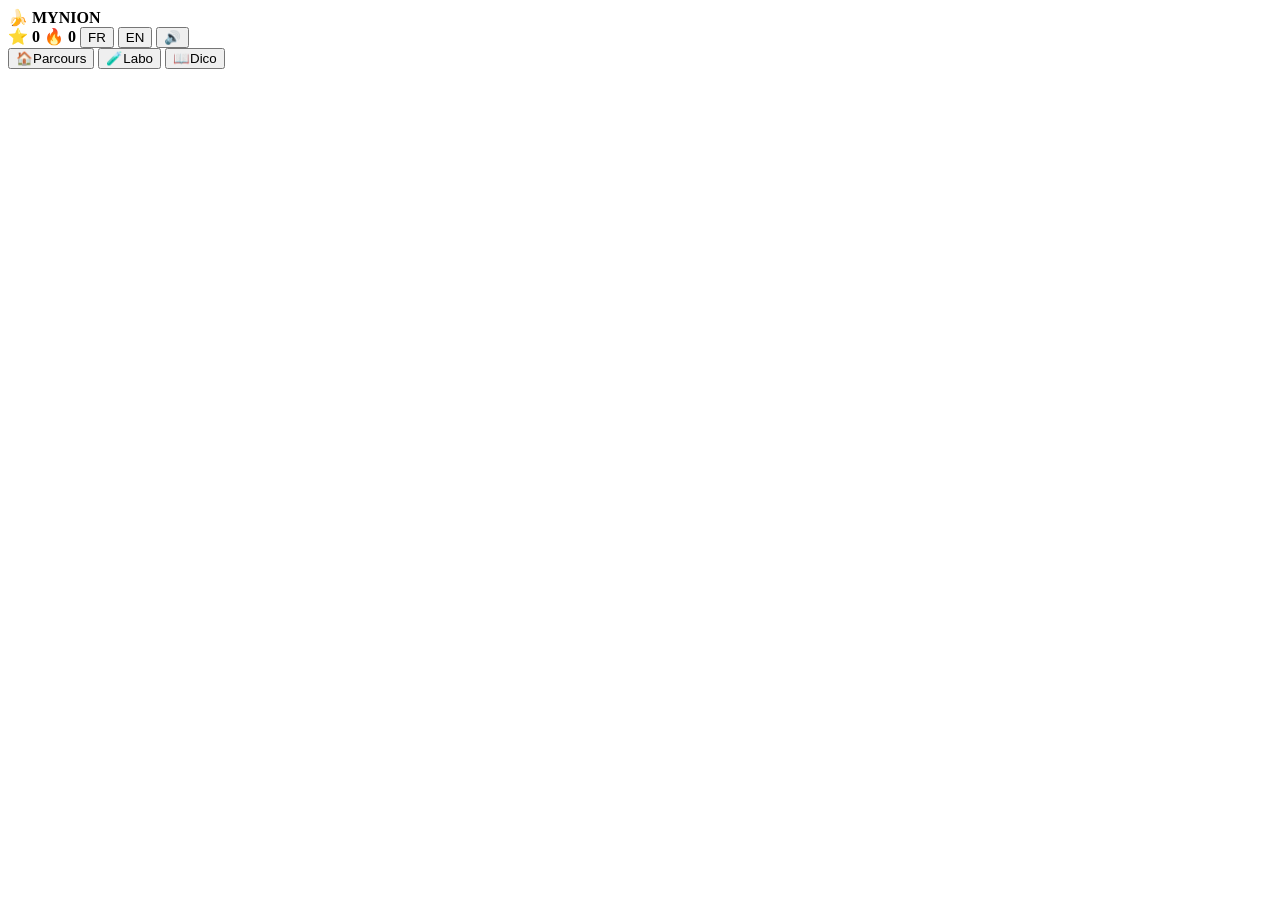
<file: site/src/squelette_body.html>
</head>
<body>
<header class="barre">
  <div class="logo">🍌 <b>MYNION</b></div>
  <div class="outils">
    <span class="jeton" id="jeton-xp">⭐ <b>0</b></span>
    <span class="jeton" id="jeton-serie">🔥 <b>0</b></span>
    <button class="lang" data-action="lang:fr">FR</button>
    <button class="lang" data-action="lang:en">EN</button>
    <button class="rond" data-action="son" id="btn-son">🔊</button>
  </div>
</header>
<main id="app"></main>
<nav class="onglets" id="onglets">
  <button data-action="nav:parcours" data-nav="parcours"><span class="ico">🏠</span><span class="lbl">Parcours</span></button>
  <button data-action="nav:labo" data-nav="labo"><span class="ico">🧪</span><span class="lbl">Labo</span></button>
  <button data-action="nav:dico" data-nav="dico"><span class="ico">📖</span><span class="lbl">Dico</span></button>
</nav>
</file>
